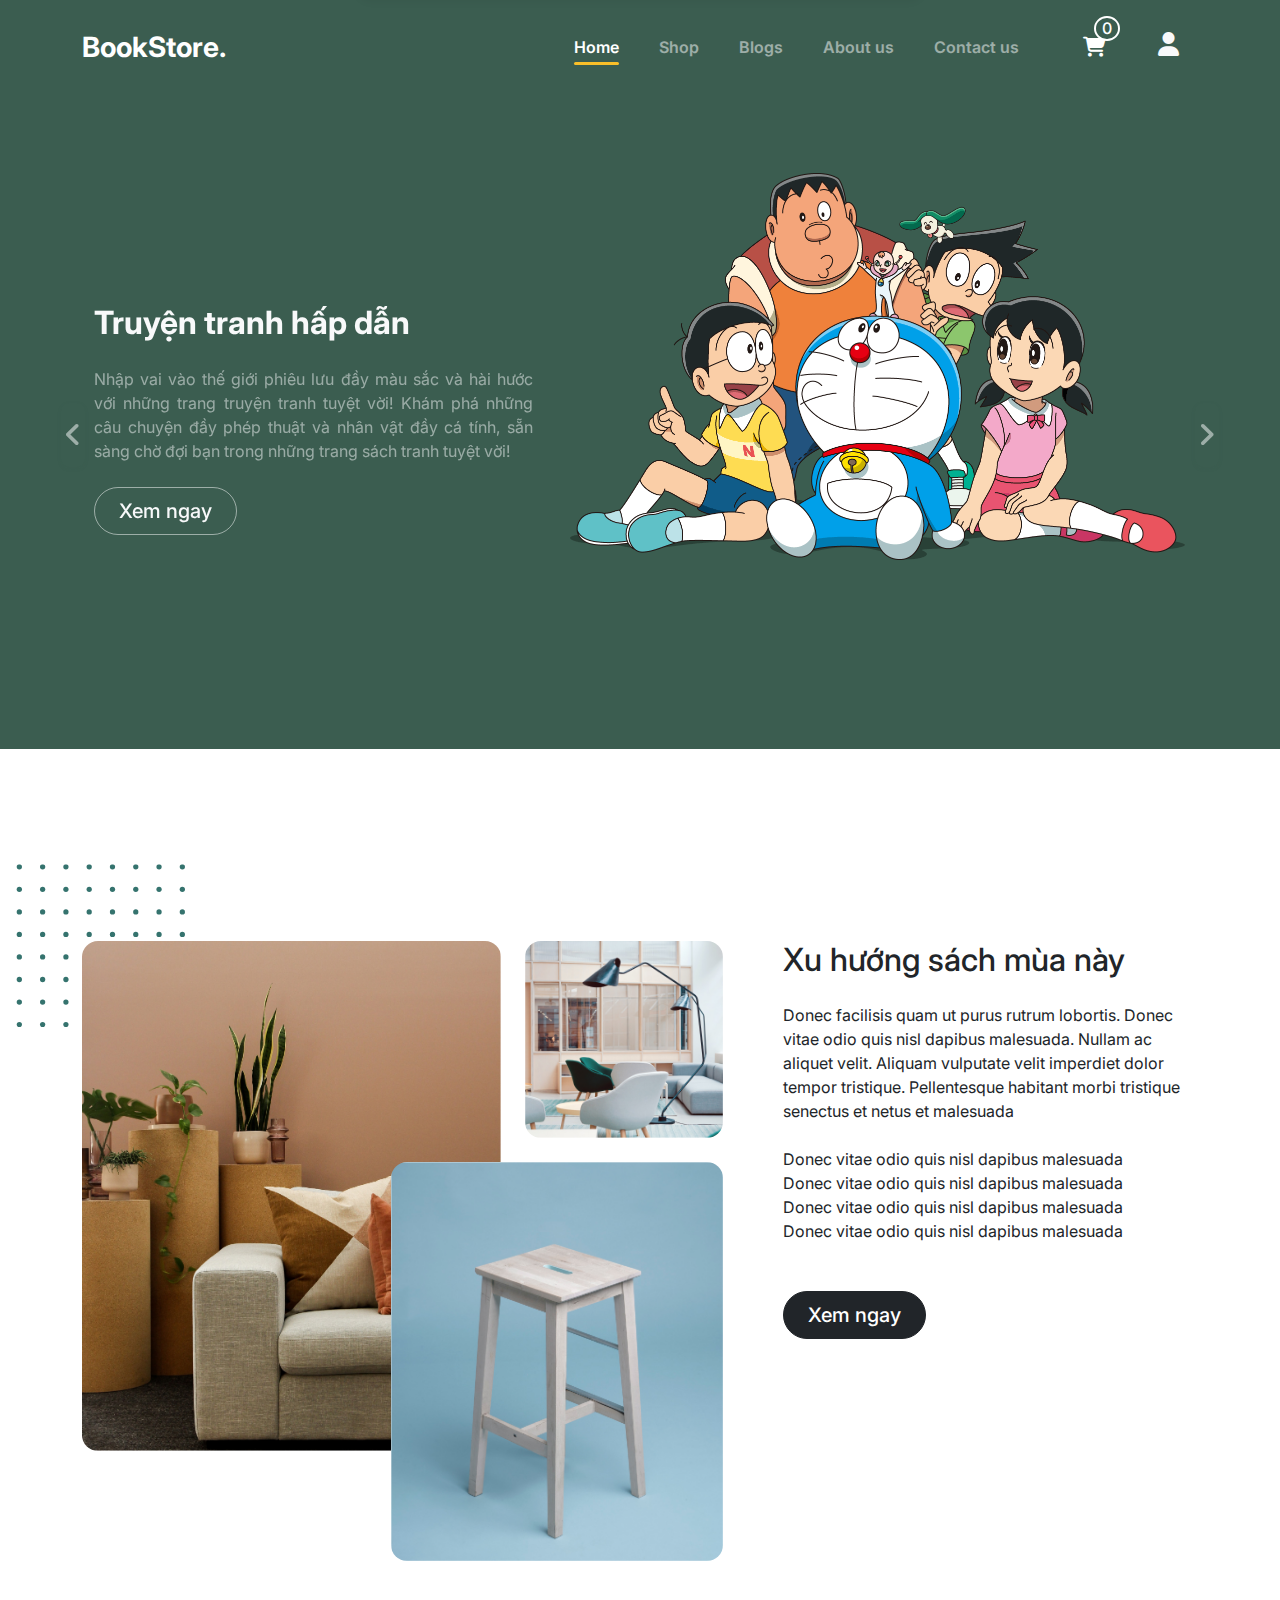
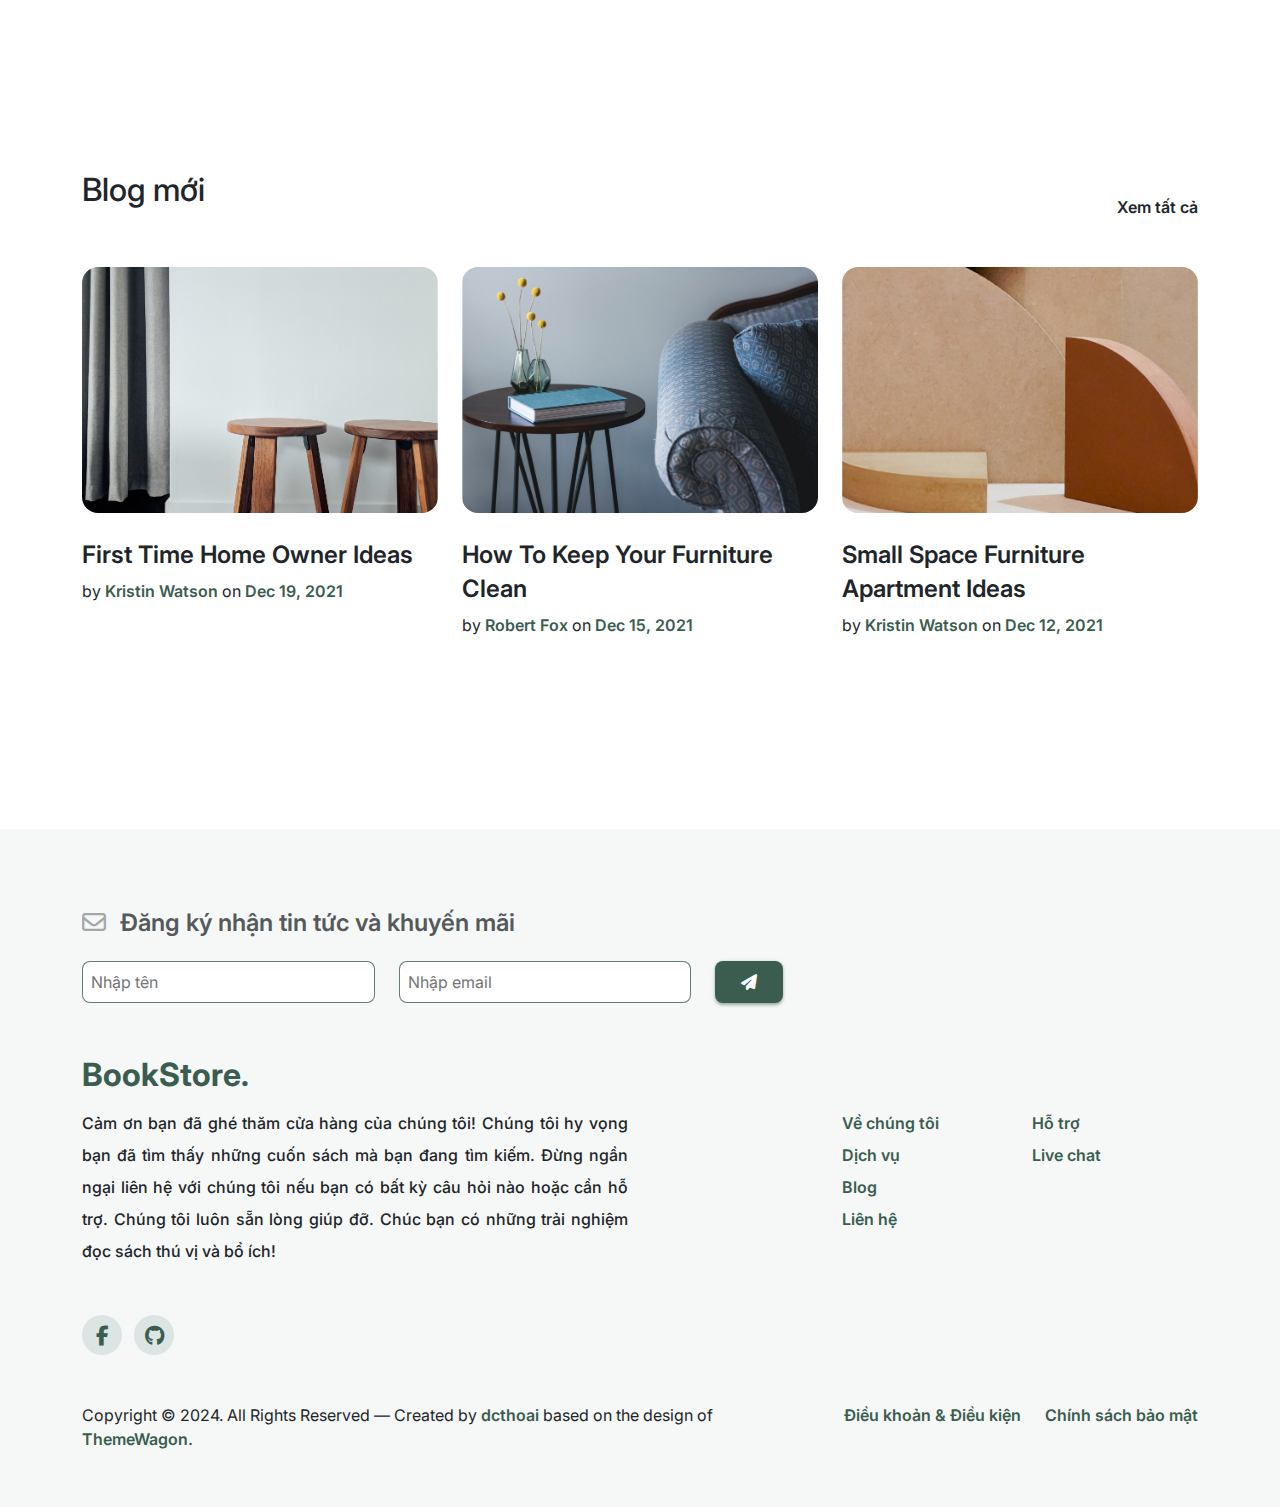
<file: index.html>
<!DOCTYPE html>
<html lang="en">
<head>
    <meta charset="UTF-8">
    <meta name="viewport" content="width=device-width, initial-scale=1.0">
    <title>Trang chủ - Book Store</title>

    <link rel="shortcut icon" href="./assets/images/favi.png" type="image/x-icon">
    <!-- Google Font -->
    <link rel="stylesheet" href="https://fonts.googleapis.com/css2?family=Nunito+Sans:wght@300;400;600;700;800;900&display=swap">
    <!-- CSS icon from Font Awesome -->
    <link rel="stylesheet" href="https://cdnjs.cloudflare.com/ajax/libs/font-awesome/6.4.2/css/all.min.css">
    <!-- CSS Bootstrap -->
    <link rel="stylesheet" href="https://cdn.jsdelivr.net/npm/bootstrap@5.3.3/dist/css/bootstrap.min.css" integrity="sha384-QWTKZyjpPEjISv5WaRU9OFeRpok6YctnYmDr5pNlyT2bRjXh0JMhjY6hW+ALEwIH" crossorigin="anonymous">
    <!-- CSS custom -->
    <link rel="stylesheet" href="assets/css/styles.css">
    <link rel="stylesheet" href="assets/css/home.css">
    <link rel="stylesheet" href="assets/css/notify.css">
</head>

<body>
    <!-- Header -->
    <header class="header navbar navbar-expand-md py-4">
        <div class="container">
            <a href="index.html" class="fs-3 fw-bold">BookStore.</a>

            <button class="navbar-toggler" type="button" data-bs-toggle="collapse" data-bs-target="#header-navbar" aria-controls="header-navbar" aria-expanded="false" aria-label="Toggle navigation">
                <span class="navbar-toggler-icon"></span>
            </button>

            <div class="collapse navbar-collapse" id="header-navbar">
                <ul class="custom-navbar-link navbar-nav ms-auto mt-4 mt-md-0">
                    <li class="mt-3 mt-md-0 me-2 me-lg-4 active"><a class="p-2" href="index.html">Home</a></li>
                    <li class="mt-3 mt-md-0 me-2 me-lg-4"><a class="p-2" href="shop.html">Shop</a></li>
                    <li class="mt-3 mt-md-0 me-2 me-lg-4"><a class="p-2" href="blog.html">Blogs</a></li>
                    <li class="mt-3 mt-md-0 me-2 me-lg-4"><a class="p-2" href="about.html">About us</a></li>
                    <li class="mt-3 mt-md-0 me-2 me-lg-4"><a class="p-2" href="">Contact us</a></li>
                </ul>

                <ul class="navbar-nav mt-2 mt-md-0 fs-5">
                    <li class="mt-4 mt-md-0 mx-md-2 mx-lg-4">
                        <a class="p-2 d-block h-100 position-relative" href="cart.html">
                            <i class="fa-solid fa-cart-shopping"></i>
                            <span class="quantity-cart fs-6">0</span>
                        </a>
                    </li>
                    <li class="mt-3 mt-md-0 ms-1">
                        <div class="user" id="user-controls">
                            <div id="user-button" class="user__button w-100 h-100">
                            	<img class="user__button-avatar" src="assets/images/post-1.jpg" alt="avatar">
                            	<i class="user__button-icon fa-solid fa-user text-light"></i>
                            </div>
                                
                            <div class="user__nav" id="user-nav">
                                <a href="">Tài khoản</a>
                                <a href="/bookstore/cart">Giỏ hàng</a>
                                <a href="">Đơn hàng</a>
                                <a href="">Trợ giúp</a>
                                
                                <button id="logout" class="logout">Đăng xuất</button>
                            </div>
                        </div>
                    </li>
                </ul>
            </div>
        </div>
    </header>

    <div class="header-margin"></div>

    <!-- Pop up to show notifications -->
    <div id="notify" class="">
        <div class="notify-status px-3 px-md-4 fs-1 fs-md-0">
            <i class="fa-solid fa-circle-check"></i>
            <i class="fa-solid fa-bug"></i>
            <i class="fa-solid fa-triangle-exclamation"></i>
            <i class="fa-regular fa-comment-dots"></i>
        </div>

        <div class="notify-content">
            <div id="notify-title">This is title</div>
            <div id="notify-message">This is a example message.</div>
        </div>
         
        <div id="notify-close-button" class="click px-2 px-md-3 fs-3 fs-md-2">
            <i class="w-75 p-3 text-secondary fa-solid fa-xmark"></i>
        </div>
    </div>
    
    <!-- Loading animation -->
    <div id="popup-loader">
    	<div class="circle"></div>
    </div>
    
    <!-- Pop up form input -->
    <div class="popup" id="popup">
    	<div class="popup-wrapper">
    		<button id="popup-close-button" ><span class="fa-solid fa-xmark"></span></button>
    		<div id="popup-content" class="popup-content"></div>  	
    	</div>
    </div>

    <!-- Slider -->
    <div class="slider">
        <div class="container">
            <div id="carouselExample" class="carousel slide touch" data-bs-ride="carousel" data-bs-interval="5000" data-bs-touch="true">
                <div class="carousel-inner">
                    <div class="carousel-item active">
                        <div class="row justify-content-between align-items-center">
                            <div class="col-12 col-lg-5 ps-md-4">
                                <h1 class="mb-4 fw-bold fs-2 text-light">Truyện tranh hấp dẫn</h1>
                                <p class="mb-4 slide-caption opacity-50 fs-6 text-light">
                                    Nhập vai vào thế giới phiêu lưu đầy màu sắc và hài hước với những trang truyện tranh tuyệt vời! 
                                	Khám phá những câu chuyện đầy phép thuật và nhân vật đầy cá tính, 
                                	sẵn sàng chờ đợi bạn trong những trang sách tranh tuyệt vời!
                                </p>
                                <a href="" class="btn rounded-5 px-4 py-2 fs-5 fw-medium text-light explore">Xem ngay</a>
                            </div>

                            <div class="col-sm-12 col-lg-7 pt-5 pt-lg-0 slide-img">
                                <img src="./assets/images/comic.png" alt="slide image">
                            </div>
                        </div>
                    </div>

                    <div class="carousel-item">
                        <div class="row justify-content-between align-items-center">
                            <div class="col-12 col-lg-5 ps-md-4">
                                <h1 class="mb-4 fw-bold fs-2 text-light">Khám phá khoa học</h1>
                                <p class="mb-4 slide-caption opacity-50 fs-6 text-light">
                                    Kích thích sự tò mò và khám phá với cuốn sách khoa học đầy màu sắc,
                                	mang đến những hiểu biết mới mẻ và hấp dẫn cho các trẻ nhỏ!
                                </p>
                                <a href="" class="btn rounded-5 px-4 py-2 fs-5 fw-medium text-light explore">Xem ngay</a>
                            </div>

                            <div class="col-sm-12 col-lg-7 pt-5 pt-lg-0 slide-img">
                                <img src="./assets/images/science.png" alt="slide image">
                            </div>
                        </div>
                    </div>

                    <div class="carousel-item">
                        <div class="row justify-content-between align-items-center">
                            <div class="col-12 col-lg-5 ps-md-4">
                                <h1 class="mb-4 fw-bold fs-2 text-light">Cùng nhau vào bếp</h1>
                                <p class="mb-4 slide-caption opacity-50 fs-6 text-light">
                                    Khám phá hương vị thế giới và học cách trở thành đầu bếp tài ba với những công thức đơn giản
                                    và ngon miệng từ cuốn sách nấu ăn độc đáo này! 
                                    Từ món ăn truyền thống đến những món mới lạ, tất cả đều sẽ được tiết lộ bí mật trong từng trang sách, 
                                    mang lại cho bạn trải nghiệm ẩm thực tuyệt vời nhất.
                                </p>
                                <a href="" class="btn rounded-5 px-4 py-2 fs-5 fw-medium text-light explore">Xem ngay</a>
                            </div>

                            <div class="col-sm-12 col-lg-7 pt-5 pt-lg-0 slide-img">
                                <img src="./assets/images/cooking.png" alt="slide image">
                            </div>
                        </div>
                    </div>
                </div>
        
                <button class="d-none d-md-block carousel-control-prev" type="button" data-bs-target="#carouselExample" data-bs-slide="prev">
                    <i class="fa-solid fa-angle-left"></i>
                </button>
                
                <button class="d-none d-md-block carousel-control-next" type="button" data-bs-target="#carouselExample" data-bs-slide="next">
                    <i class="fa-solid fa-angle-right"></i>
                </button>
            </div>
        </div>
    </div>

    <!-- Season trending -->
    <div class="season-trending">
        <div class="container">
            <div class="row justify-content-between">
                <div class="col-lg-7 mb-5 mb-lg-0">
                    <div class="row align-items-start img-wrapper">
                        <div class="col-8"><img class="img-1 rounded-4" src="assets/images/img-grid-1.jpg" alt="trending-img"></div>
                        <div class="col-4 position-relative">
                            <img class="img-2 rounded-4" src="assets/images/img-grid-2.jpg" alt="trending-img">
                            <img class="img-3 rounded-4" src="assets/images/img-grid-3.jpg" alt="trending-img">
                        </div>
                    </div>
                </div>

                <div class="col-lg-5 pt-5 pt-lg-0 ps-lg-5 mt-5 mt-lg-0">
                    <h2 class="mb-4 fs-2 text-dark">Xu hướng sách mùa này</h2>
                    <p>Donec facilisis quam ut purus rutrum lobortis. Donec vitae odio quis nisl dapibus malesuada. Nullam ac aliquet velit. Aliquam vulputate velit imperdiet dolor tempor tristique. Pellentesque habitant morbi tristique senectus et netus et malesuada</p>

                    <ul class="list-unstyled my-4">
                        <li>Donec vitae odio quis nisl dapibus malesuada</li>
                        <li>Donec vitae odio quis nisl dapibus malesuada</li>
                        <li>Donec vitae odio quis nisl dapibus malesuada</li>
                        <li>Donec vitae odio quis nisl dapibus malesuada</li>
                    </ul>

                    <a herf="" class="btn btn-dark mt-4 px-4 py-2 fs-5 fw-medium rounded-5">Xem ngay</a>
                </div>
            </div>
        </div>
    </div>

    <!-- Recent blog -->
    <div class="blog">
        <div class="container">
            <div class="row mb-5">
                <div class="col-md-6">
                    <h2 class="fs-2 text-dark">Blog mới</h2>
                </div>
                <div class="col-md-6 pt-4 text-start text-md-end">
                    <a href="#" class="fs-6 text-decoration-none text-dark">Xem tất cả</a>
                </div>
            </div>

            <div class="row">
                <div class="col-12 col-sm-6 col-md-4 mb-4 mb-md-0">
                    <div class="post-entry">
                        <a href="#" class="post-thumbnail"><img src="assets/images/post-1.jpg" alt="Image" class="img-fluid rounded-4"></a>
                        <div class="mt-4">
                            <h3><a class="text-decoration-none text-dark fs-4" href="#">First Time Home Owner Ideas</a></h3>
                            <div class="meta">
                                <span>by <a href="#">Kristin Watson</a></span> <span>on <a href="#">Dec 19, 2021</a></span>
                            </div>
                        </div>
                    </div>
                </div>

                <div class="col-12 col-sm-6 col-md-4 mb-4 mb-md-0">
                    <div class="post-entry">
                        <a href="#" class="post-thumbnail"><img src="assets/images/post-2.jpg" alt="Image" class="img-fluid rounded-4"></a>
                        <div class="mt-4">
                            <h3><a class="text-decoration-none text-dark fs-4" href="#">How To Keep Your Furniture Clean</a></h3>
                            <div class="meta">
                                <span>by <a href="#">Robert Fox</a></span> <span>on <a href="#">Dec 15, 2021</a></span>
                            </div>
                        </div>
                    </div>
                </div>

                <div class="col-12 col-sm-6 col-md-4 mb-4 mb-md-0">
                    <div class="post-entry">
                        <a href="#" class="post-thumbnail"><img src="assets/images/post-3.jpg" alt="Image" class="img-fluid rounded-4"></a>
                        <div class="mt-4">
                            <h3><a class="text-decoration-none text-dark fs-4" href="#">Small Space Furniture Apartment Ideas</a></h3>
                            <div class="meta">
                                <span>by <a href="#">Kristin Watson</a></span> <span>on <a href="#">Dec 12, 2021</a></span>
                            </div>
                        </div>
                    </div>
                </div>
            </div>
        </div>
    </div>

    <!-- Footer -->
    <footer class="footer">
        <div class="container">
            <div class="row">
                <div class="col-lg-8">
                    <h3 class="mb-4 fs-4 opacity-75">
                        <i class="fa-regular fa-envelope me-2 opacity-50"></i>
                        <span class="fw-semibold">Đăng ký nhận tin tức và khuyến mãi</span>
                    </h3>

                    <form action="" class="row">
                        <div class="col-12 col-sm-8 col-md-5 mb-3 mb-md-0"><input class="w-100 w-sm-75 w-md-auto" type="text" name="name" id="" placeholder="Nhập tên"></div>
                        <div class="col-12 col-sm-8 col-md-5 mb-3 mb-md-0"><input class="w-100 w-sm-75 w-md-auto" type="email" name="email" id="" placeholder="Nhập email"></div>
                        <div class="col-12 col-sm-8 col-md-auto">
                            <button class="w-100 w-md-auto" type="button">
                                <span class="fa fa-paper-plane"></span>
                            </button>
                        </div>
                    </form>
                </div>
            </div>

            <div class="row pt-5 pb-2">
                <a href="index.html" class="footer__logo fs-2 fw-bold">BookStore.</a>
            </div>

            <div class="row">
                <div class="col-lg-6">
                    <p class="fs-6 fw-medium lh-lg" style="text-align: justify;">
                        Cảm ơn bạn đã ghé thăm cửa hàng của chúng tôi! 
                    	Chúng tôi hy vọng bạn đã tìm thấy những cuốn sách mà bạn đang tìm kiếm. 
                    	Đừng ngần ngại liên hệ với chúng tôi nếu bạn có bất kỳ câu hỏi nào hoặc cần hỗ trợ. 
                    	Chúng tôi luôn sẵn lòng giúp đỡ. Chúc bạn có những trải nghiệm đọc sách thú vị và bổ ích!
                    </p>
                    
                    <ul class="footer__social-link my-5">
                        <li class="d-inline-block">
                            <a href=""><span class="fa-brands fa-facebook-f fs-5"></span></a>
                        </li>
                        <li class="d-inline-block ms-2">
                            <a href=""><span class="fa-brands fa-github fs-5"></span></a>
                        </li>
                    </ul>
                </div>

                <div class="col-lg-6">
                    <div class="row">
                        <div class="col-0 col-lg-4"></div>

                        <div class="col-6 col-md-4">
                            <ul class="lh-lg">
                                <li><a href="">Về chúng tôi</a></li>
                                <li><a href="">Dịch vụ</a></li>
                                <li><a href="">Blog</a></li>
                                <li><a href="">Liên hệ</a></li>
                            </ul>
                        </div>

                        <div class="col-6 col-md-4">
                            <ul class="lh-lg">
                                <li><a href="">Hỗ trợ</a></li>
                                <li><a href="">Live chat</a></li>
                            </ul>
                        </div>
                    </div>
                </div>
            </div>

            <div class="row py-5 pt-lg-0">
                <div class="col-lg-6 col-xl-8">
                    <p class="mb-2 text-start">
                        Copyright &copy; 2024. All Rights Reserved &mdash; 
                        Created by <a href="https://github.com/dcthoai/book-shop-template">dcthoai</a>
                        based on the design of <a href="https://themewagon.github.io/furni">ThemeWagon.</a>
                    </p>
                </div>

                <div class="col-lg-6 col-xl-4 pt-4 pt-lg-0 text-center text-lg-end">
                    <ul class="d-inline-flex ms-auto flex-wrap">
                        <li class="me-4"><a href="">Điều khoản &amp; Điều kiện</a></li>
                        <li><a href="">Chính sách bảo mật</a></li>
                    </ul>
                </div>
            </div>
        </div>
    </footer>

    <script src="https://cdn.jsdelivr.net/npm/bootstrap@5.3.3/dist/js/bootstrap.bundle.min.js" integrity="sha384-YvpcrYf0tY3lHB60NNkmXc5s9fDVZLESaAA55NDzOxhy9GkcIdslK1eN7N6jIeHz" crossorigin="anonymous"></script>
    
    <script src="assets/js/notify.js"></script>
    <script src="assets/js/main.js"></script>
    <script src="assets/js/validator.js"></script>
    <script src="assets/js/authenticate.js"></script>
</body>
</html>
</file>
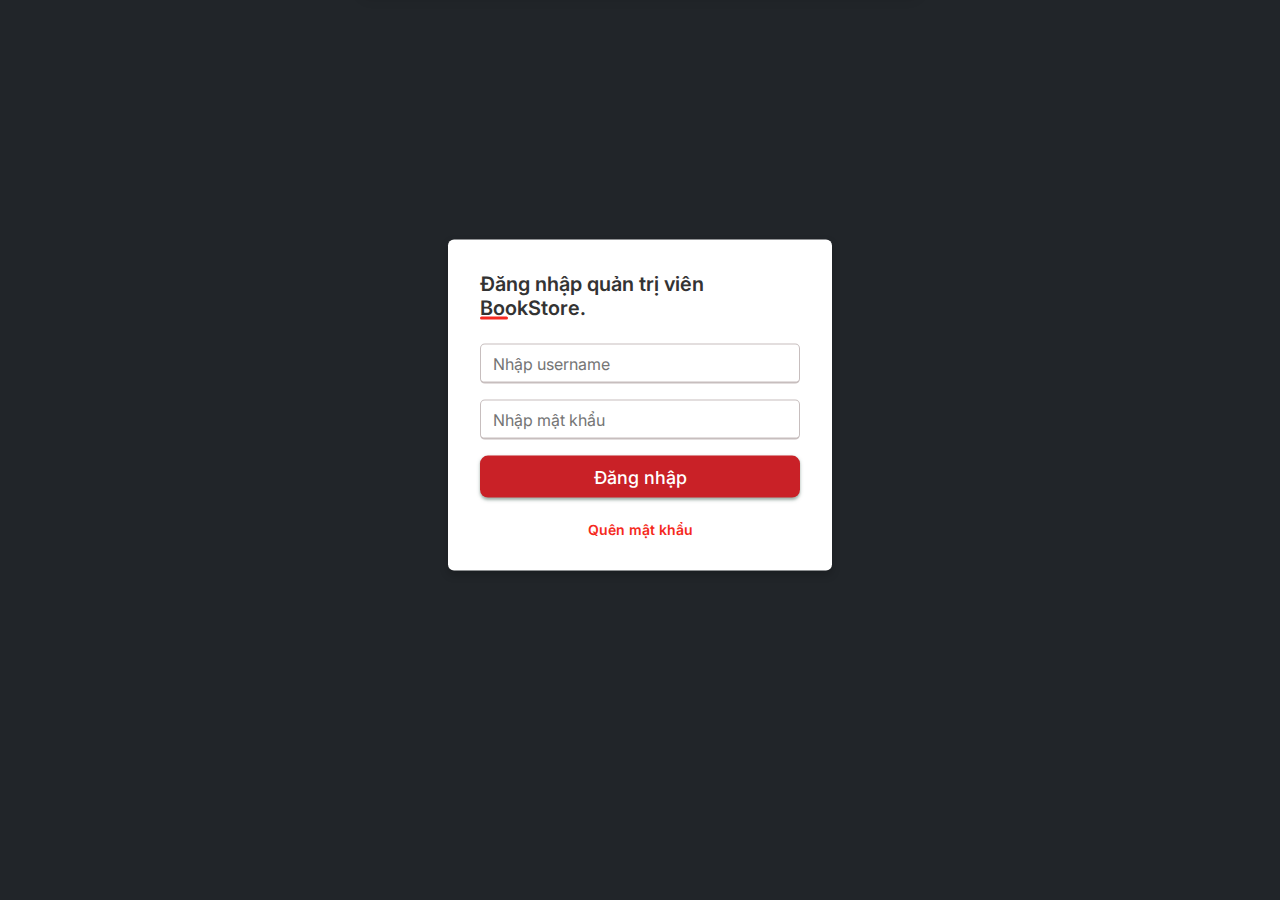
<file: admin/index.html>
<!DOCTYPE html>
<html lang="en">
<head>
    <meta charset="UTF-8">
    <meta name="viewport" content="width=device-width, initial-scale=1.0">
    <title>Admin</title>

    <!-- Google Font -->
    <link rel="stylesheet" href="https://fonts.googleapis.com/css2?family=Nunito+Sans:wght@300;400;600;700;800;900&display=swap">
    <!-- CSS icon from Font Awesome -->
    <link rel="stylesheet" href="https://cdnjs.cloudflare.com/ajax/libs/font-awesome/6.4.2/css/all.min.css">
    <!-- CSS Bootstrap -->
    <link rel="stylesheet" href="https://cdn.jsdelivr.net/npm/bootstrap@5.3.3/dist/css/bootstrap.min.css" integrity="sha384-QWTKZyjpPEjISv5WaRU9OFeRpok6YctnYmDr5pNlyT2bRjXh0JMhjY6hW+ALEwIH" crossorigin="anonymous">
    <!-- CSS custom -->
    <link rel="stylesheet" href="assets/css/styles.css">
    <link rel="stylesheet" href="assets/css/notify.css">
</head>

<body>

    <!-- Pop up to show notifications -->
    <div id="notify">
        <div class="d-flex align-items-center">
            <div class="notify-status d-flex justify-content-center align-items-center px-3 px-md-4 fs-1">
                <i class="fa-solid fa-circle-check"></i>
                <i class="fa-solid fa-bug"></i>
                <i class="fa-solid fa-triangle-exclamation"></i>
                <i class="fa-regular fa-comment-dots"></i>
            </div>
    
            <div class="notify-content">
                <div id="notify-title">This is title</div>
                <div id="notify-message">This is a example message.</div>
            </div>
             
            <div id="notify-close-button" class="justify-content-center align-items-center px-2 px-md-3 fs-3">
                <i class="w-75 p-3 text-secondary fa-solid fa-xmark"></i>
            </div>
        </div>

        <div class="w-100 py-3 pe-4 justify-content-end notify-response" id="notify-response">
            <button class="ok me-2 fw-bold" id="ok">Ok</button>
            <button class="cancell fw-bold" id="cancell">Hủy</button>
        </div>
    </div>
    
    <!-- Loading animation -->
    <div id="popup-loader">
    	<div class="circle"></div>
    </div>

    <div class="container">
        <div id="form-signin" class="form">
            <h2>Đăng nhập quản trị viên BookStore.</h2>
    
            <form id="form-login" action="dashboard.html" class="mt-4">
                <div class="input-box">
                    <span class="label-error"></span>
                    <input type="text" placeholder="Nhập username" id="username" name="username">
                </div>
                <div class="input-box">
                    <span class="label-error"></span>
                    <input type="password" placeholder="Nhập mật khẩu" id="password" name="password">
                </div>
                <div class="input-box button">
                    <button type="submit">Đăng nhập</button>
                </div>
            </form>
    
            <h3 class="change-link m-0 pt-2 w-100 text-center"><a href="" class="link">Quên mật khẩu</a></h3>
        </div>
    </div>

    <script src="https://cdn.jsdelivr.net/npm/bootstrap@5.3.3/dist/js/bootstrap.bundle.min.js" integrity="sha384-YvpcrYf0tY3lHB60NNkmXc5s9fDVZLESaAA55NDzOxhy9GkcIdslK1eN7N6jIeHz" crossorigin="anonymous"></script>
    
    <!-- Custom JS -->
    <script src="assets/js/notify.js"></script>
    <script src="assets/js/validator.js"></script>
    <script src="assets/js/main.js"></script>
</body>
</html>
</file>
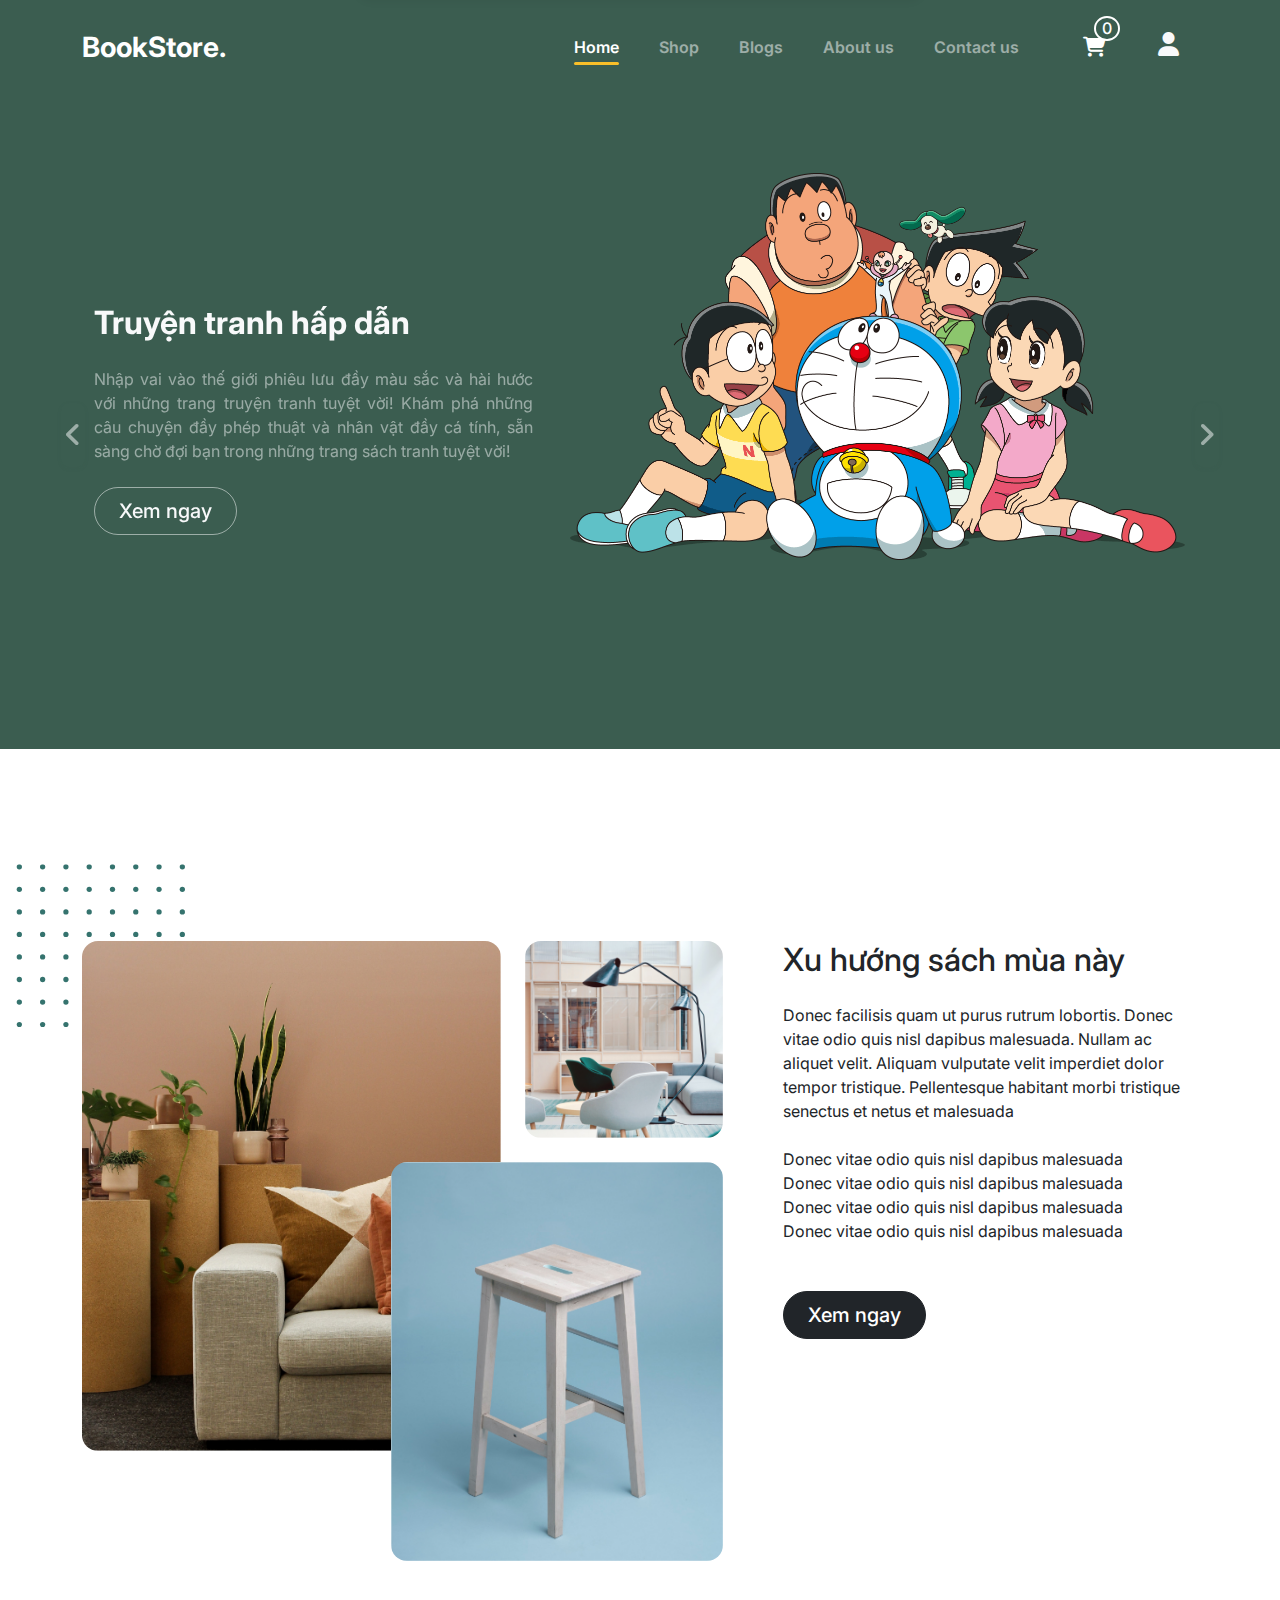
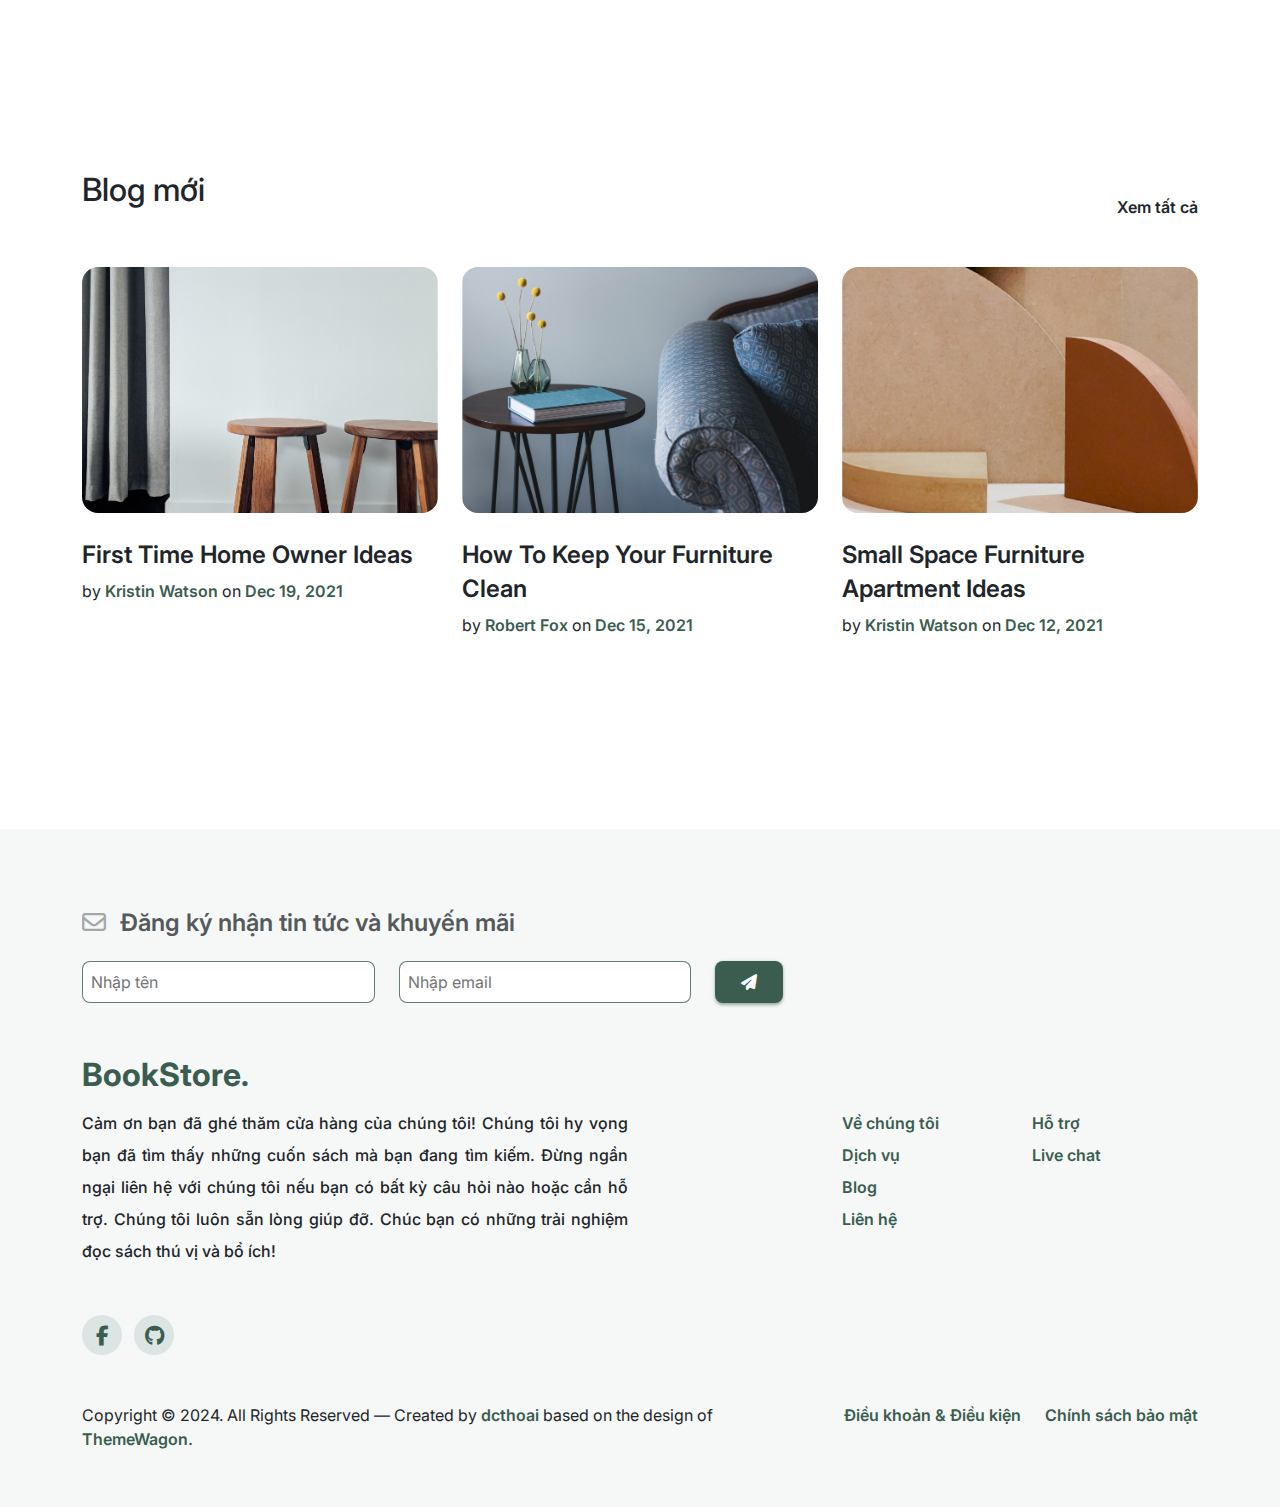
<file: web/index.html>
<!DOCTYPE html>
<html lang="en">
<head>
    <meta charset="UTF-8">
    <meta name="viewport" content="width=device-width, initial-scale=1.0">
    <title>Trang chủ - Book Store</title>

    <link rel="shortcut icon" href="./assets/images/favi.png" type="image/x-icon">
    <!-- Google Font -->
    <link rel="stylesheet" href="https://fonts.googleapis.com/css2?family=Nunito+Sans:wght@300;400;600;700;800;900&display=swap">
    <!-- CSS icon from Font Awesome -->
    <link rel="stylesheet" href="https://cdnjs.cloudflare.com/ajax/libs/font-awesome/6.4.2/css/all.min.css">
    <!-- CSS Bootstrap -->
    <link rel="stylesheet" href="https://cdn.jsdelivr.net/npm/bootstrap@5.3.3/dist/css/bootstrap.min.css" integrity="sha384-QWTKZyjpPEjISv5WaRU9OFeRpok6YctnYmDr5pNlyT2bRjXh0JMhjY6hW+ALEwIH" crossorigin="anonymous">
    <!-- CSS custom -->
    <link rel="stylesheet" href="assets/css/styles.css">
    <link rel="stylesheet" href="assets/css/home.css">
    <link rel="stylesheet" href="assets/css/notify.css">
</head>

<body>
    <!-- Header -->
    <header class="header navbar navbar-expand-md py-4">
        <div class="container">
            <a href="index.html" class="fs-3 fw-bold">BookStore.</a>

            <button class="navbar-toggler" type="button" data-bs-toggle="collapse" data-bs-target="#header-navbar" aria-controls="header-navbar" aria-expanded="false" aria-label="Toggle navigation">
                <span class="navbar-toggler-icon"></span>
            </button>

            <div class="collapse navbar-collapse" id="header-navbar">
                <ul class="custom-navbar-link navbar-nav ms-auto mt-4 mt-md-0">
                    <li class="mt-3 mt-md-0 me-2 me-lg-4 active"><a class="p-2" href="index.html">Home</a></li>
                    <li class="mt-3 mt-md-0 me-2 me-lg-4"><a class="p-2" href="shop.html">Shop</a></li>
                    <li class="mt-3 mt-md-0 me-2 me-lg-4"><a class="p-2" href="blog.html">Blogs</a></li>
                    <li class="mt-3 mt-md-0 me-2 me-lg-4"><a class="p-2" href="about.html">About us</a></li>
                    <li class="mt-3 mt-md-0 me-2 me-lg-4"><a class="p-2" href="">Contact us</a></li>
                </ul>

                <ul class="navbar-nav mt-2 mt-md-0 fs-5">
                    <li class="mt-4 mt-md-0 mx-md-2 mx-lg-4">
                        <a class="p-2 d-block h-100 position-relative" href="cart.html">
                            <i class="fa-solid fa-cart-shopping"></i>
                            <span class="quantity-cart fs-6">0</span>
                        </a>
                    </li>
                    <li class="mt-3 mt-md-0 ms-1">
                        <div class="user" id="user-controls">
                            <div id="user-button" class="user__button w-100 h-100">
                            	<img class="user__button-avatar" src="assets/images/post-1.jpg" alt="avatar">
                            	<i class="user__button-icon fa-solid fa-user text-light"></i>
                            </div>
                                
                            <div class="user__nav" id="user-nav">
                                <a href="">Tài khoản</a>
                                <a href="/bookstore/cart">Giỏ hàng</a>
                                <a href="">Đơn hàng</a>
                                <a href="">Trợ giúp</a>
                                
                                <button id="logout" class="logout">Đăng xuất</button>
                            </div>
                        </div>
                    </li>
                </ul>
            </div>
        </div>
    </header>

    <div class="header-margin"></div>

    <!-- Pop up to show notifications -->
    <div id="notify">
        <div class="d-flex align-items-center">
            <div class="notify-status d-flex justify-content-center align-items-center px-3 px-md-4 fs-1">
                <i class="fa-solid fa-circle-check"></i>
                <i class="fa-solid fa-bug"></i>
                <i class="fa-solid fa-triangle-exclamation"></i>
                <i class="fa-regular fa-comment-dots"></i>
            </div>
    
            <div class="notify-content">
                <div id="notify-title">This is title</div>
                <div id="notify-message">This is a example message.</div>
            </div>
             
            <div id="notify-close-button" class="justify-content-center align-items-center px-2 px-md-3 fs-3">
                <i class="w-75 p-3 text-secondary fa-solid fa-xmark"></i>
            </div>
        </div>

        <div class="w-100 py-3 pe-4 justify-content-end notify-response" id="notify-response">
            <button class="ok me-2 fw-bold" id="ok">Ok</button>
            <button class="cancell fw-bold" id="cancell">Hủy</button>
        </div>
    </div>
    
    <!-- Loading animation -->
    <div id="popup-loader">
    	<div class="circle"></div>
    </div>
    
    <!-- Pop up form input -->
    <div class="popup" id="popup">
    	<div class="popup-wrapper">
    		<button id="popup-close-button" ><span class="fa-solid fa-xmark"></span></button>
    		<div id="popup-content" class="popup-content"></div>  	
    	</div>
    </div>

    <!-- Slider -->
    <div class="slider">
        <div class="container">
            <div id="carouselExample" class="carousel slide touch" data-bs-ride="carousel" data-bs-interval="5000" data-bs-touch="true">
                <div class="carousel-inner">
                    <div class="carousel-item active">
                        <div class="row justify-content-between align-items-center">
                            <div class="col-12 col-lg-5 ps-md-4">
                                <h1 class="mb-4 fw-bold fs-2 text-light">Truyện tranh hấp dẫn</h1>
                                <p class="mb-4 slide-caption opacity-50 fs-6 text-light">
                                    Nhập vai vào thế giới phiêu lưu đầy màu sắc và hài hước với những trang truyện tranh tuyệt vời! 
                                	Khám phá những câu chuyện đầy phép thuật và nhân vật đầy cá tính, 
                                	sẵn sàng chờ đợi bạn trong những trang sách tranh tuyệt vời!
                                </p>
                                <a href="" class="btn rounded-5 px-4 py-2 fs-5 fw-medium text-light explore">Xem ngay</a>
                            </div>

                            <div class="col-sm-12 col-lg-7 pt-5 pt-lg-0 slide-img">
                                <img src="./assets/images/comic.png" alt="slide image">
                            </div>
                        </div>
                    </div>

                    <div class="carousel-item">
                        <div class="row justify-content-between align-items-center">
                            <div class="col-12 col-lg-5 ps-md-4">
                                <h1 class="mb-4 fw-bold fs-2 text-light">Khám phá khoa học</h1>
                                <p class="mb-4 slide-caption opacity-50 fs-6 text-light">
                                    Kích thích sự tò mò và khám phá với cuốn sách khoa học đầy màu sắc,
                                	mang đến những hiểu biết mới mẻ và hấp dẫn cho các trẻ nhỏ!
                                </p>
                                <a href="" class="btn rounded-5 px-4 py-2 fs-5 fw-medium text-light explore">Xem ngay</a>
                            </div>

                            <div class="col-sm-12 col-lg-7 pt-5 pt-lg-0 slide-img">
                                <img src="./assets/images/science.png" alt="slide image">
                            </div>
                        </div>
                    </div>

                    <div class="carousel-item">
                        <div class="row justify-content-between align-items-center">
                            <div class="col-12 col-lg-5 ps-md-4">
                                <h1 class="mb-4 fw-bold fs-2 text-light">Cùng nhau vào bếp</h1>
                                <p class="mb-4 slide-caption opacity-50 fs-6 text-light">
                                    Khám phá hương vị thế giới và học cách trở thành đầu bếp tài ba với những công thức đơn giản
                                    và ngon miệng từ cuốn sách nấu ăn độc đáo này! 
                                    Từ món ăn truyền thống đến những món mới lạ, tất cả đều sẽ được tiết lộ bí mật trong từng trang sách, 
                                    mang lại cho bạn trải nghiệm ẩm thực tuyệt vời nhất.
                                </p>
                                <a href="" class="btn rounded-5 px-4 py-2 fs-5 fw-medium text-light explore">Xem ngay</a>
                            </div>

                            <div class="col-sm-12 col-lg-7 pt-5 pt-lg-0 slide-img">
                                <img src="./assets/images/cooking.png" alt="slide image">
                            </div>
                        </div>
                    </div>
                </div>
        
                <button class="d-none d-md-block carousel-control-prev" type="button" data-bs-target="#carouselExample" data-bs-slide="prev">
                    <i class="fa-solid fa-angle-left"></i>
                </button>
                
                <button class="d-none d-md-block carousel-control-next" type="button" data-bs-target="#carouselExample" data-bs-slide="next">
                    <i class="fa-solid fa-angle-right"></i>
                </button>
            </div>
        </div>
    </div>

    <!-- Season trending -->
    <div class="season-trending">
        <div class="container">
            <div class="row justify-content-between">
                <div class="col-lg-7 mb-5 mb-lg-0">
                    <div class="row align-items-start img-wrapper">
                        <div class="col-8"><img class="img-1 rounded-4" src="assets/images/img-grid-1.jpg" alt="trending-img"></div>
                        <div class="col-4 position-relative">
                            <img class="img-2 rounded-4" src="assets/images/img-grid-2.jpg" alt="trending-img">
                            <img class="img-3 rounded-4" src="assets/images/img-grid-3.jpg" alt="trending-img">
                        </div>
                    </div>
                </div>

                <div class="col-lg-5 pt-5 pt-lg-0 ps-lg-5 mt-5 mt-lg-0">
                    <h2 class="mb-4 fs-2 text-dark">Xu hướng sách mùa này</h2>
                    <p>Donec facilisis quam ut purus rutrum lobortis. Donec vitae odio quis nisl dapibus malesuada. Nullam ac aliquet velit. Aliquam vulputate velit imperdiet dolor tempor tristique. Pellentesque habitant morbi tristique senectus et netus et malesuada</p>

                    <ul class="list-unstyled my-4">
                        <li>Donec vitae odio quis nisl dapibus malesuada</li>
                        <li>Donec vitae odio quis nisl dapibus malesuada</li>
                        <li>Donec vitae odio quis nisl dapibus malesuada</li>
                        <li>Donec vitae odio quis nisl dapibus malesuada</li>
                    </ul>

                    <a herf="" class="btn btn-dark mt-4 px-4 py-2 fs-5 fw-medium rounded-5">Xem ngay</a>
                </div>
            </div>
        </div>
    </div>

    <!-- Recent blog -->
    <div class="blog">
        <div class="container">
            <div class="row mb-5">
                <div class="col-md-6">
                    <h2 class="fs-2 text-dark">Blog mới</h2>
                </div>
                <div class="col-md-6 pt-4 text-start text-md-end">
                    <a href="#" class="fs-6 text-decoration-none text-dark">Xem tất cả</a>
                </div>
            </div>

            <div class="row">
                <div class="col-12 col-sm-6 col-md-4 mb-4 mb-md-0">
                    <div class="post-entry">
                        <a href="#" class="post-thumbnail"><img src="assets/images/post-1.jpg" alt="Image" class="img-fluid rounded-4"></a>
                        <div class="mt-4">
                            <h3><a class="text-decoration-none text-dark fs-4" href="#">First Time Home Owner Ideas</a></h3>
                            <div class="meta">
                                <span>by <a href="#">Kristin Watson</a></span> <span>on <a href="#">Dec 19, 2021</a></span>
                            </div>
                        </div>
                    </div>
                </div>

                <div class="col-12 col-sm-6 col-md-4 mb-4 mb-md-0">
                    <div class="post-entry">
                        <a href="#" class="post-thumbnail"><img src="assets/images/post-2.jpg" alt="Image" class="img-fluid rounded-4"></a>
                        <div class="mt-4">
                            <h3><a class="text-decoration-none text-dark fs-4" href="#">How To Keep Your Furniture Clean</a></h3>
                            <div class="meta">
                                <span>by <a href="#">Robert Fox</a></span> <span>on <a href="#">Dec 15, 2021</a></span>
                            </div>
                        </div>
                    </div>
                </div>

                <div class="col-12 col-sm-6 col-md-4 mb-4 mb-md-0">
                    <div class="post-entry">
                        <a href="#" class="post-thumbnail"><img src="assets/images/post-3.jpg" alt="Image" class="img-fluid rounded-4"></a>
                        <div class="mt-4">
                            <h3><a class="text-decoration-none text-dark fs-4" href="#">Small Space Furniture Apartment Ideas</a></h3>
                            <div class="meta">
                                <span>by <a href="#">Kristin Watson</a></span> <span>on <a href="#">Dec 12, 2021</a></span>
                            </div>
                        </div>
                    </div>
                </div>
            </div>
        </div>
    </div>

    <!-- Footer -->
    <footer class="footer">
        <div class="container">
            <div class="row">
                <div class="col-lg-8">
                    <h3 class="mb-4 fs-4 opacity-75">
                        <i class="fa-regular fa-envelope me-2 opacity-50"></i>
                        <span class="fw-semibold">Đăng ký nhận tin tức và khuyến mãi</span>
                    </h3>

                    <form action="" class="row">
                        <div class="col-12 col-sm-8 col-md-5 mb-3 mb-md-0"><input class="w-100 w-sm-75 w-md-auto" type="text" name="name" id="" placeholder="Nhập tên"></div>
                        <div class="col-12 col-sm-8 col-md-5 mb-3 mb-md-0"><input class="w-100 w-sm-75 w-md-auto" type="email" name="email" id="" placeholder="Nhập email"></div>
                        <div class="col-12 col-sm-8 col-md-auto">
                            <button class="w-100 w-md-auto" type="button">
                                <span class="fa fa-paper-plane"></span>
                            </button>
                        </div>
                    </form>
                </div>
            </div>

            <div class="row pt-5 pb-2">
                <a href="index.html" class="footer__logo fs-2 fw-bold">BookStore.</a>
            </div>

            <div class="row">
                <div class="col-lg-6">
                    <p class="fs-6 fw-medium lh-lg" style="text-align: justify;">
                        Cảm ơn bạn đã ghé thăm cửa hàng của chúng tôi! 
                    	Chúng tôi hy vọng bạn đã tìm thấy những cuốn sách mà bạn đang tìm kiếm. 
                    	Đừng ngần ngại liên hệ với chúng tôi nếu bạn có bất kỳ câu hỏi nào hoặc cần hỗ trợ. 
                    	Chúng tôi luôn sẵn lòng giúp đỡ. Chúc bạn có những trải nghiệm đọc sách thú vị và bổ ích!
                    </p>
                    
                    <ul class="footer__social-link my-5">
                        <li class="d-inline-block">
                            <a href=""><span class="fa-brands fa-facebook-f fs-5"></span></a>
                        </li>
                        <li class="d-inline-block ms-2">
                            <a href=""><span class="fa-brands fa-github fs-5"></span></a>
                        </li>
                    </ul>
                </div>

                <div class="col-lg-6">
                    <div class="row">
                        <div class="col-0 col-lg-4"></div>

                        <div class="col-6 col-md-4">
                            <ul class="lh-lg">
                                <li><a href="">Về chúng tôi</a></li>
                                <li><a href="">Dịch vụ</a></li>
                                <li><a href="">Blog</a></li>
                                <li><a href="">Liên hệ</a></li>
                            </ul>
                        </div>

                        <div class="col-6 col-md-4">
                            <ul class="lh-lg">
                                <li><a href="">Hỗ trợ</a></li>
                                <li><a href="">Live chat</a></li>
                            </ul>
                        </div>
                    </div>
                </div>
            </div>

            <div class="row py-5 pt-lg-0">
                <div class="col-lg-6 col-xl-8">
                    <p class="mb-2 text-start">
                        Copyright &copy; 2024. All Rights Reserved &mdash; 
                        Created by <a href="https://github.com/dcthoai/book-shop-template">dcthoai</a>
                        based on the design of <a href="https://themewagon.github.io/furni">ThemeWagon.</a>
                    </p>
                </div>

                <div class="col-lg-6 col-xl-4 pt-4 pt-lg-0 text-center text-lg-end">
                    <ul class="d-inline-flex ms-auto flex-wrap">
                        <li class="me-4"><a href="">Điều khoản &amp; Điều kiện</a></li>
                        <li><a href="">Chính sách bảo mật</a></li>
                    </ul>
                </div>
            </div>
        </div>
    </footer>

    <script src="https://cdn.jsdelivr.net/npm/bootstrap@5.3.3/dist/js/bootstrap.bundle.min.js" integrity="sha384-YvpcrYf0tY3lHB60NNkmXc5s9fDVZLESaAA55NDzOxhy9GkcIdslK1eN7N6jIeHz" crossorigin="anonymous"></script>
    
    <script src="assets/js/notify.js"></script>
    <script src="assets/js/main.js"></script>
    <script src="assets/js/validator.js"></script>
    <script src="assets/js/authenticate.js"></script>
</body>
</html>
</file>
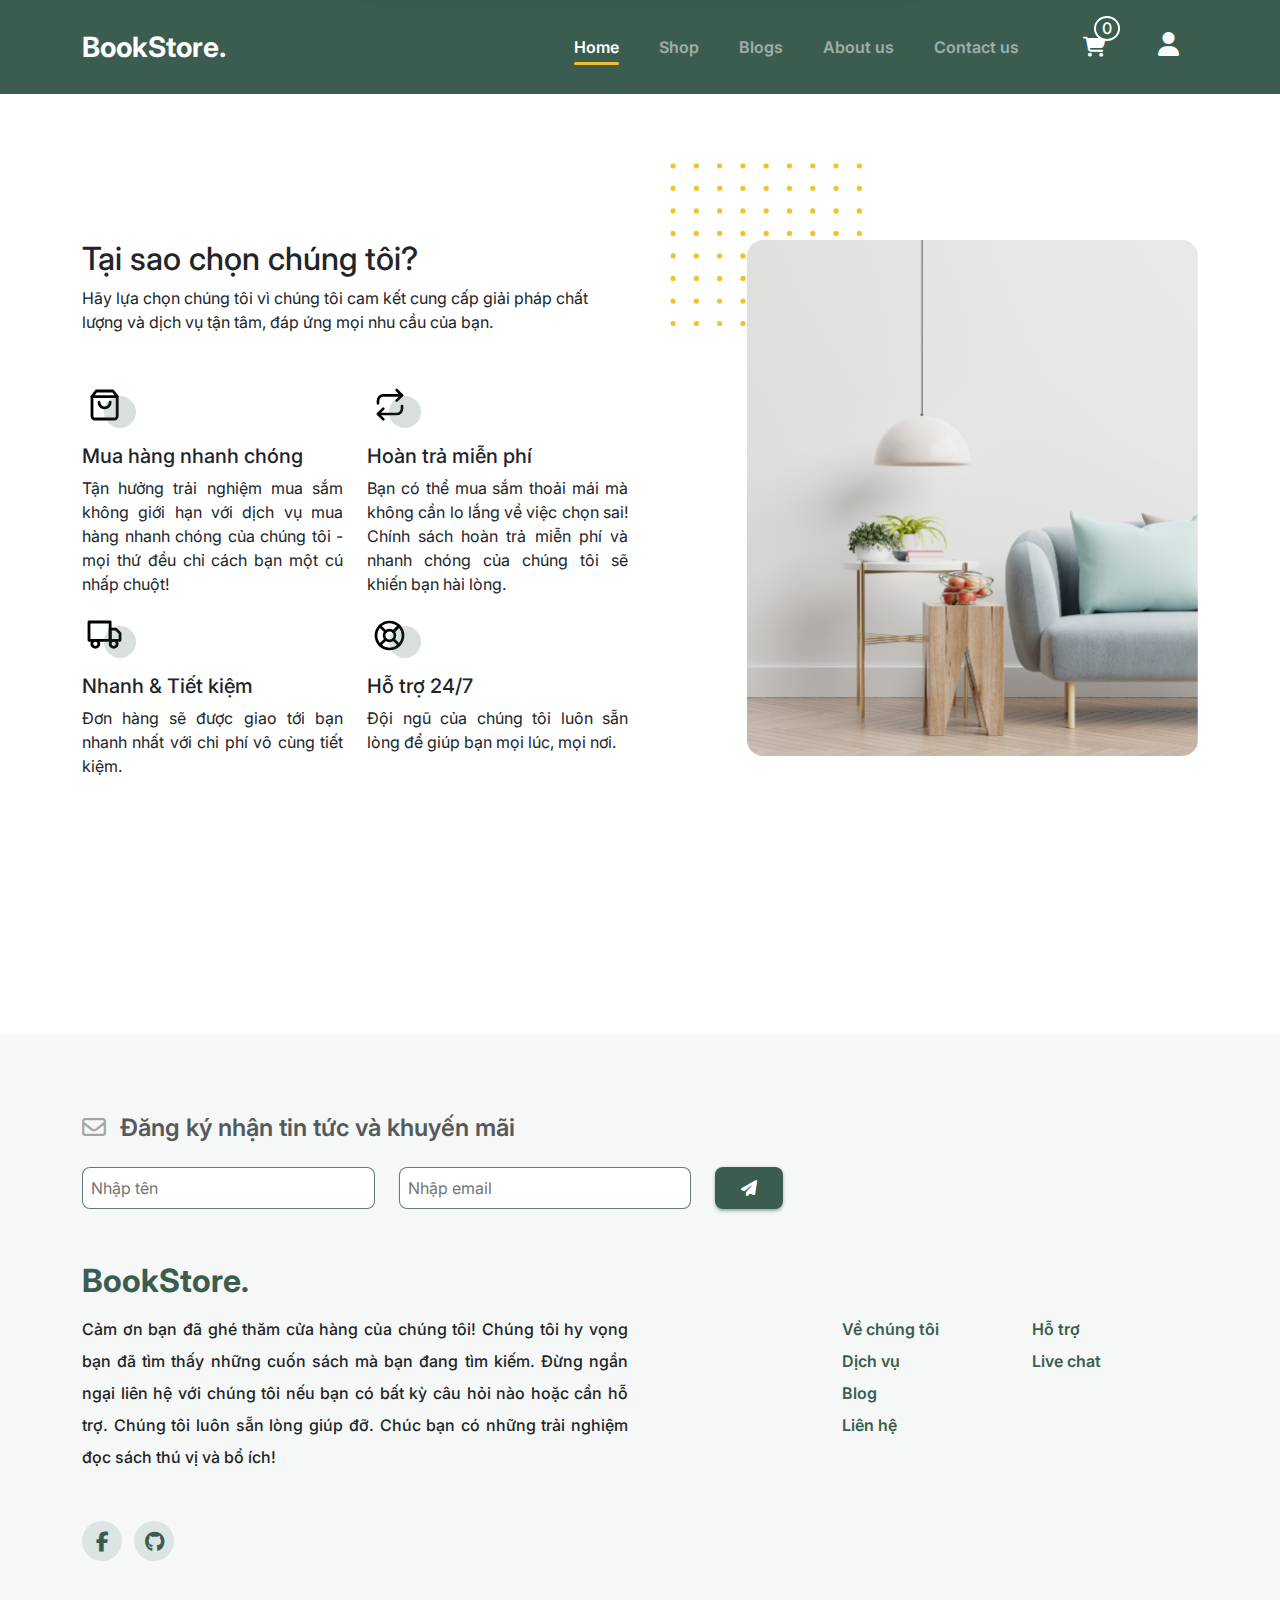
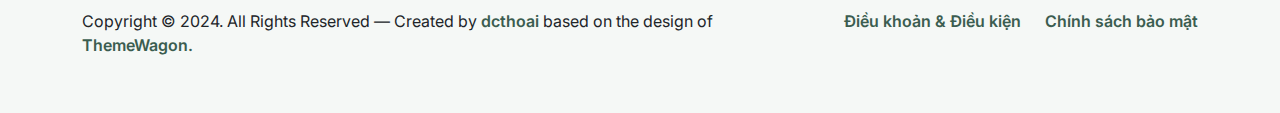
<file: about.html>
<!DOCTYPE html>
<html lang="en">
<head>
    <meta charset="UTF-8">
    <meta name="viewport" content="width=device-width, initial-scale=1.0">
    <title>Trang chủ - Book Store</title>

    <link rel="shortcut icon" href="./assets/images/favi.png" type="image/x-icon">
    <!-- Google Font -->
    <link rel="stylesheet" href="https://fonts.googleapis.com/css2?family=Nunito+Sans:wght@300;400;600;700;800;900&display=swap">
    <!-- CSS icon from Font Awesome -->
    <link rel="stylesheet" href="https://cdnjs.cloudflare.com/ajax/libs/font-awesome/6.4.2/css/all.min.css">
    <!-- CSS Bootstrap -->
    <link rel="stylesheet" href="https://cdn.jsdelivr.net/npm/bootstrap@5.3.3/dist/css/bootstrap.min.css" integrity="sha384-QWTKZyjpPEjISv5WaRU9OFeRpok6YctnYmDr5pNlyT2bRjXh0JMhjY6hW+ALEwIH" crossorigin="anonymous">
    <!-- CSS custom -->
    <link rel="stylesheet" href="assets/css/styles.css">
    <link rel="stylesheet" href="assets/css/about.css">
    <link rel="stylesheet" href="assets/css/notify.css">
</head>

<body>
    <!-- Header -->
    <header class="header navbar navbar-expand-md py-4">
        <div class="container">
            <a href="index.html" class="fs-3 fw-bold">BookStore.</a>

            <button class="navbar-toggler" type="button" data-bs-toggle="collapse" data-bs-target="#header-navbar" aria-controls="header-navbar" aria-expanded="false" aria-label="Toggle navigation">
                <span class="navbar-toggler-icon"></span>
            </button>

            <div class="collapse navbar-collapse" id="header-navbar">
                <ul class="custom-navbar-link navbar-nav ms-auto mt-4 mt-md-0">
                    <li class="mt-3 mt-md-0 me-2 me-lg-4 active"><a class="p-2" href="index.html">Home</a></li>
                    <li class="mt-3 mt-md-0 me-2 me-lg-4"><a class="p-2" href="shop.html">Shop</a></li>
                    <li class="mt-3 mt-md-0 me-2 me-lg-4"><a class="p-2" href="blog.html">Blogs</a></li>
                    <li class="mt-3 mt-md-0 me-2 me-lg-4"><a class="p-2" href="about.html">About us</a></li>
                    <li class="mt-3 mt-md-0 me-2 me-lg-4"><a class="p-2" href="">Contact us</a></li>
                </ul>

                <ul class="navbar-nav mt-2 mt-md-0 fs-5">
                    <li class="mt-4 mt-md-0 mx-md-2 mx-lg-4">
                        <a class="p-2 d-block h-100 position-relative" href="cart.html">
                            <i class="fa-solid fa-cart-shopping"></i>
                            <span class="quantity-cart fs-6">0</span>
                        </a>
                    </li>
                    <li class="mt-3 mt-md-0 ms-1">
                        <div class="user" id="user-controls">
                            <div id="user-button" class="user__button w-100 h-100">
                            	<img class="user__button-avatar" src="assets/images/post-1.jpg" alt="avatar">
                            	<i class="user__button-icon fa-solid fa-user text-light"></i>
                            </div>
                                
                            <div class="user__nav" id="user-nav">
                                <a href="">Tài khoản</a>
                                <a href="/bookstore/cart">Giỏ hàng</a>
                                <a href="">Đơn hàng</a>
                                <a href="">Trợ giúp</a>
                                
                                <button id="logout" class="logout">Đăng xuất</button>
                            </div>
                        </div>
                    </li>
                </ul>
            </div>
        </div>
    </header>

    <div class="header-margin"></div>

    <!-- Pop up to show notifications -->
    <div id="notify" class="">
        <div class="notify-status px-3 px-md-4 fs-1 fs-md-0">
            <i class="fa-solid fa-circle-check"></i>
            <i class="fa-solid fa-bug"></i>
            <i class="fa-solid fa-triangle-exclamation"></i>
            <i class="fa-regular fa-comment-dots"></i>
        </div>

        <div class="notify-content">
            <div id="notify-title">This is title</div>
            <div id="notify-message">This is a example message.</div>
        </div>
         
        <div id="notify-close-button" class="click px-2 px-md-3 fs-3 fs-md-2">
            <i class="w-75 p-3 text-secondary fa-solid fa-xmark"></i>
        </div>
    </div>
    
    <!-- Loading animation -->
    <div id="popup-loader">
    	<div class="circle"></div>
    </div>
    
    <!-- Pop up form input -->
    <div class="popup" id="popup">
    	<div class="popup-wrapper">
    		<button id="popup-close-button" ><span class="fa-solid fa-xmark"></span></button>
    		<div id="popup-content" class="popup-content"></div>  	
    	</div>
    </div>

    <!-- Why choose us -->
    <div class="why-choose-us">
        <div class="container">
            <div class="row justify-content-between">
                <div class="col-lg-6">
                    <h2 class="text-dark">Tại sao chọn chúng tôi?</h2>
                    <p>
                        Hãy lựa chọn chúng tôi vì chúng tôi cam kết cung cấp 
                        giải pháp chất lượng và dịch vụ tận tâm, đáp ứng mọi nhu cầu của bạn.
                    </p>
                    
                    <div class="row my-5">
                        <div class="col-6 col-md-6">
                            <div class="icon mb-3">
                                <img src="assets/images/bag.svg" alt="Image">
                            </div>
    
                            <h3 class="fs-5 text-dark">Mua hàng nhanh chóng</h3>
                            <p class="text-justify">
                                Tận hưởng trải nghiệm mua sắm không giới hạn với 
                                dịch vụ mua hàng nhanh chóng của chúng tôi - 
                                mọi thứ đều chỉ cách bạn một cú nhấp chuột!
                            </p>
                        </div>
    
                        <div class="col-6 col-md-6">
                            <div class="icon mb-3">
                                <img src="assets/images/return.svg" alt="Image">
                            </div>
          
                            <h3 class="fs-5 text-dark">Hoàn trả miễn phí</h3>
                            
                            <p class="text-justify">
                                Bạn có thể mua sắm thoải mái mà không cần lo lắng về việc chọn sai! Chính sách hoàn trả 
                                miễn phí và nhanh chóng của chúng tôi sẽ khiến bạn hài lòng. 
                            </p>
                        </div>
    
                        <div class="col-6 col-md-6">
                            <div class="icon mb-3">
                                <img src="assets/images/truck.svg" alt="Image">
                            </div>
                            
                            <h3 class="fs-5 text-dark">Nhanh &amp; Tiết kiệm</h3>
                            
                            <p class="text-justify">
                                Đơn hàng sẽ được giao tới bạn nhanh nhất với chi phí vô cùng tiết kiệm.
                            </p>
                        </div>
    
                        <div class="col-6 col-md-6">
                            <div class="icon mb-3">
                                <img src="assets/images/support.svg" alt="Image">
                            </div>
    
                            <h3 class="fs-5 text-dark">Hỗ trợ 24/7</h3>
                            <p class="text-justify">Đội ngũ của chúng tôi luôn sẵn lòng để giúp bạn mọi lúc, mọi nơi.</p>
                        </div>                    
                    </div>
                </div>
    
                <div class="col-lg-5">
                    <div class="mt-5 mt-lg-0 pb-5 img-wrapper">
                        <img class="w-100 h-auto rounded-4" src="assets/images/why-choose-us-img.jpg" alt="Image">
                    </div>
                </div>
            </div>
        </div>
    </div>

    <!-- Footer -->
    <footer class="footer">
        <div class="container">
            <div class="row">
                <div class="col-lg-8">
                    <h3 class="mb-4 fs-4 opacity-75">
                        <i class="fa-regular fa-envelope me-2 opacity-50"></i>
                        <span class="fw-semibold">Đăng ký nhận tin tức và khuyến mãi</span>
                    </h3>

                    <form action="" class="row">
                        <div class="col-12 col-sm-8 col-md-5 mb-3 mb-md-0"><input class="w-100 w-sm-75 w-md-auto" type="text" name="name" id="" placeholder="Nhập tên"></div>
                        <div class="col-12 col-sm-8 col-md-5 mb-3 mb-md-0"><input class="w-100 w-sm-75 w-md-auto" type="email" name="email" id="" placeholder="Nhập email"></div>
                        <div class="col-12 col-sm-8 col-md-auto">
                            <button class="w-100 w-md-auto" type="button">
                                <span class="fa fa-paper-plane"></span>
                            </button>
                        </div>
                    </form>
                </div>
            </div>

            <div class="row pt-5 pb-2">
                <a href="index.html" class="footer__logo fs-2 fw-bold">BookStore.</a>
            </div>

            <div class="row">
                <div class="col-lg-6">
                    <p class="fs-6 fw-medium lh-lg" style="text-align: justify;">
                        Cảm ơn bạn đã ghé thăm cửa hàng của chúng tôi! 
                    	Chúng tôi hy vọng bạn đã tìm thấy những cuốn sách mà bạn đang tìm kiếm. 
                    	Đừng ngần ngại liên hệ với chúng tôi nếu bạn có bất kỳ câu hỏi nào hoặc cần hỗ trợ. 
                    	Chúng tôi luôn sẵn lòng giúp đỡ. Chúc bạn có những trải nghiệm đọc sách thú vị và bổ ích!
                    </p>
                    
                    <ul class="footer__social-link my-5">
                        <li class="d-inline-block">
                            <a href=""><span class="fa-brands fa-facebook-f fs-5"></span></a>
                        </li>
                        <li class="d-inline-block ms-2">
                            <a href=""><span class="fa-brands fa-github fs-5"></span></a>
                        </li>
                    </ul>
                </div>

                <div class="col-lg-6">
                    <div class="row">
                        <div class="col-0 col-lg-4"></div>

                        <div class="col-6 col-md-4">
                            <ul class="lh-lg">
                                <li><a href="">Về chúng tôi</a></li>
                                <li><a href="">Dịch vụ</a></li>
                                <li><a href="">Blog</a></li>
                                <li><a href="">Liên hệ</a></li>
                            </ul>
                        </div>

                        <div class="col-6 col-md-4">
                            <ul class="lh-lg">
                                <li><a href="">Hỗ trợ</a></li>
                                <li><a href="">Live chat</a></li>
                            </ul>
                        </div>
                    </div>
                </div>
            </div>

            <div class="row py-5 pt-lg-0">
                <div class="col-lg-6 col-xl-8">
                    <p class="mb-2 text-start">
                        Copyright &copy; 2024. All Rights Reserved &mdash; 
                        Created by <a href="https://github.com/dcthoai/book-shop-template">dcthoai</a>
                        based on the design of <a href="https://themewagon.github.io/furni">ThemeWagon.</a>
                    </p>
                </div>

                <div class="col-lg-6 col-xl-4 pt-4 pt-lg-0 text-center text-lg-end">
                    <ul class="d-inline-flex ms-auto flex-wrap">
                        <li class="me-4"><a href="">Điều khoản &amp; Điều kiện</a></li>
                        <li><a href="">Chính sách bảo mật</a></li>
                    </ul>
                </div>
            </div>
        </div>
    </footer>

    <script src="https://cdn.jsdelivr.net/npm/bootstrap@5.3.3/dist/js/bootstrap.bundle.min.js" integrity="sha384-YvpcrYf0tY3lHB60NNkmXc5s9fDVZLESaAA55NDzOxhy9GkcIdslK1eN7N6jIeHz" crossorigin="anonymous"></script>
    
    <script src="assets/js/notify.js"></script>
    <script src="assets/js/main.js"></script>
    <script src="assets/js/validator.js"></script>
    <script src="assets/js/authenticate.js"></script>
</body>
</html>
</file>
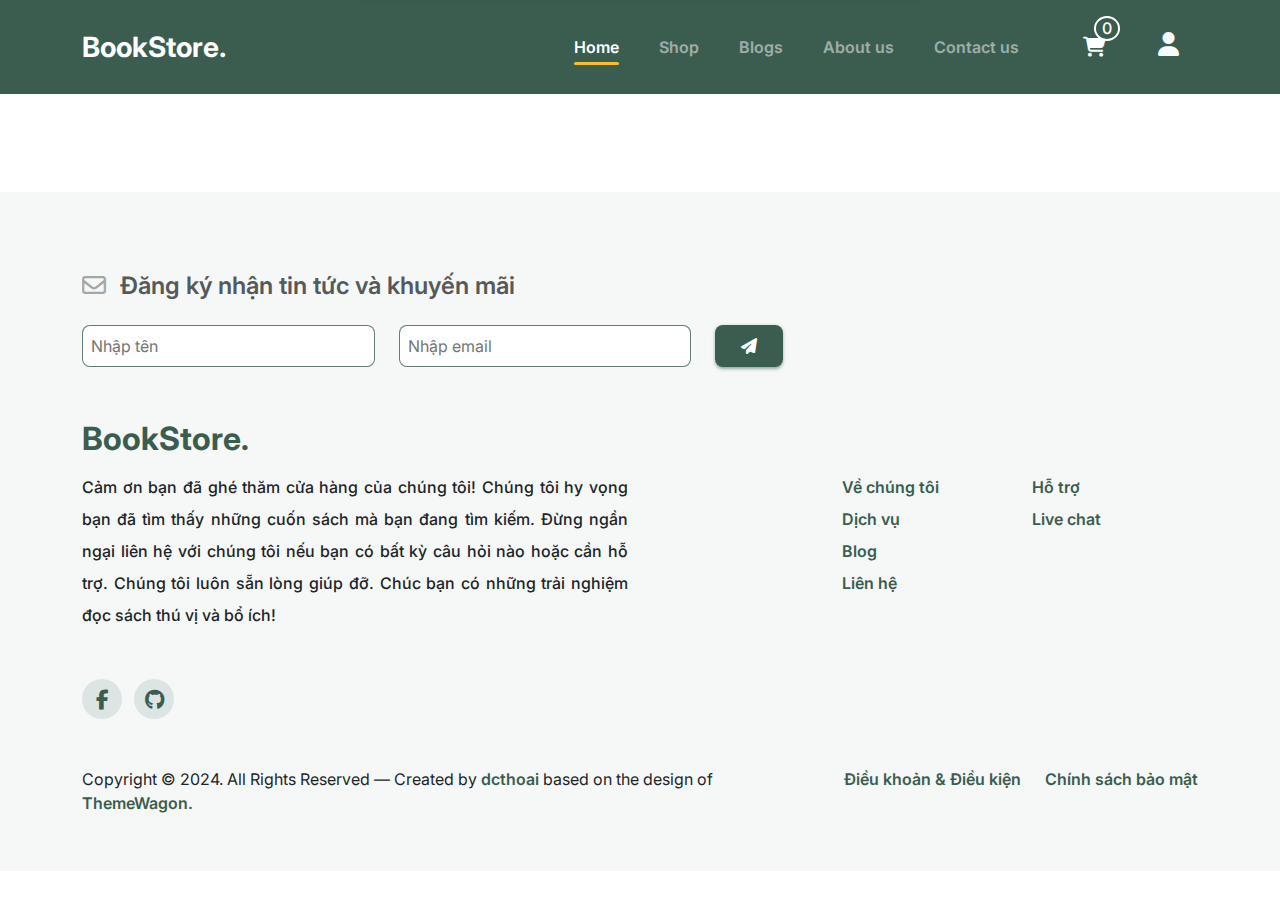
<file: blog.html>
<!DOCTYPE html>
<html lang="en">
<head>
    <meta charset="UTF-8">
    <meta name="viewport" content="width=device-width, initial-scale=1.0">
    <title>Trang chủ - Book Store</title>

    <link rel="shortcut icon" href="./assets/images/favi.png" type="image/x-icon">
    <!-- Google Font -->
    <link rel="stylesheet" href="https://fonts.googleapis.com/css2?family=Nunito+Sans:wght@300;400;600;700;800;900&display=swap">
    <!-- CSS icon from Font Awesome -->
    <link rel="stylesheet" href="https://cdnjs.cloudflare.com/ajax/libs/font-awesome/6.4.2/css/all.min.css">
    <!-- CSS Bootstrap -->
    <link rel="stylesheet" href="https://cdn.jsdelivr.net/npm/bootstrap@5.3.3/dist/css/bootstrap.min.css" integrity="sha384-QWTKZyjpPEjISv5WaRU9OFeRpok6YctnYmDr5pNlyT2bRjXh0JMhjY6hW+ALEwIH" crossorigin="anonymous">
    <!-- CSS custom -->
    <link rel="stylesheet" href="assets/css/styles.css">
    <link rel="stylesheet" href="assets/css/notify.css">
</head>

<body>
    <!-- Header -->
    <header class="header navbar navbar-expand-md py-4">
        <div class="container">
            <a href="index.html" class="fs-3 fw-bold">BookStore.</a>

            <button class="navbar-toggler" type="button" data-bs-toggle="collapse" data-bs-target="#header-navbar" aria-controls="header-navbar" aria-expanded="false" aria-label="Toggle navigation">
                <span class="navbar-toggler-icon"></span>
            </button>

            <div class="collapse navbar-collapse" id="header-navbar">
                <ul class="custom-navbar-link navbar-nav ms-auto mt-4 mt-md-0">
                    <li class="mt-3 mt-md-0 me-2 me-lg-4 active"><a class="p-2" href="index.html">Home</a></li>
                    <li class="mt-3 mt-md-0 me-2 me-lg-4"><a class="p-2" href="shop.html">Shop</a></li>
                    <li class="mt-3 mt-md-0 me-2 me-lg-4"><a class="p-2" href="blog.html">Blogs</a></li>
                    <li class="mt-3 mt-md-0 me-2 me-lg-4"><a class="p-2" href="about.html">About us</a></li>
                    <li class="mt-3 mt-md-0 me-2 me-lg-4"><a class="p-2" href="">Contact us</a></li>
                </ul>

                <ul class="navbar-nav mt-2 mt-md-0 fs-5">
                    <li class="mt-4 mt-md-0 mx-md-2 mx-lg-4">
                        <a class="p-2 d-block h-100 position-relative" href="cart.html">
                            <i class="fa-solid fa-cart-shopping"></i>
                            <span class="quantity-cart fs-6">0</span>
                        </a>
                    </li>
                    <li class="mt-3 mt-md-0 ms-1">
                        <div class="user" id="user-controls">
                            <div id="user-button" class="user__button w-100 h-100">
                            	<img class="user__button-avatar" src="assets/images/post-1.jpg" alt="avatar">
                            	<i class="user__button-icon fa-solid fa-user text-light"></i>
                            </div>
                                
                            <div class="user__nav" id="user-nav">
                                <a href="">Tài khoản</a>
                                <a href="/bookstore/cart">Giỏ hàng</a>
                                <a href="">Đơn hàng</a>
                                <a href="">Trợ giúp</a>
                                
                                <button id="logout" class="logout">Đăng xuất</button>
                            </div>
                        </div>
                    </li>
                </ul>
            </div>
        </div>
    </header>

    <div class="header-margin"></div>
    
    <!-- Pop up to show notifications -->
    <div id="notify" class="">
        <div class="notify-status px-3 px-md-4 fs-1 fs-md-0">
            <i class="fa-solid fa-circle-check"></i>
            <i class="fa-solid fa-bug"></i>
            <i class="fa-solid fa-triangle-exclamation"></i>
            <i class="fa-regular fa-comment-dots"></i>
        </div>

        <div class="notify-content">
            <div id="notify-title">This is title</div>
            <div id="notify-message">This is a example message.</div>
        </div>
         
        <div id="notify-close-button" class="click px-2 px-md-3 fs-3 fs-md-2">
            <i class="w-75 p-3 text-secondary fa-solid fa-xmark"></i>
        </div>
    </div>
    
    <!-- Loading animation -->
    <div id="popup-loader">
    	<div class="circle"></div>
    </div>
    
    <!-- Pop up form input -->
    <div class="popup" id="popup">
    	<div class="popup-wrapper">
    		<button id="popup-close-button" ><span class="fa-solid fa-xmark"></span></button>
    		<div id="popup-content" class="popup-content"></div>  	
    	</div>
    </div>

    <!-- Footer -->
    <footer class="footer">
        <div class="container">
            <div class="row">
                <div class="col-lg-8">
                    <h3 class="mb-4 fs-4 opacity-75">
                        <i class="fa-regular fa-envelope me-2 opacity-50"></i>
                        <span class="fw-semibold">Đăng ký nhận tin tức và khuyến mãi</span>
                    </h3>

                    <form action="" class="row">
                        <div class="col-12 col-sm-8 col-md-5 mb-3 mb-md-0"><input class="w-100 w-sm-75 w-md-auto" type="text" name="name" id="" placeholder="Nhập tên"></div>
                        <div class="col-12 col-sm-8 col-md-5 mb-3 mb-md-0"><input class="w-100 w-sm-75 w-md-auto" type="email" name="email" id="" placeholder="Nhập email"></div>
                        <div class="col-12 col-sm-8 col-md-auto">
                            <button class="w-100 w-md-auto" type="button">
                                <span class="fa fa-paper-plane"></span>
                            </button>
                        </div>
                    </form>
                </div>
            </div>

            <div class="row pt-5 pb-2">
                <a href="index.html" class="footer__logo fs-2 fw-bold">BookStore.</a>
            </div>

            <div class="row">
                <div class="col-lg-6">
                    <p class="fs-6 fw-medium lh-lg" style="text-align: justify;">
                        Cảm ơn bạn đã ghé thăm cửa hàng của chúng tôi! 
                    	Chúng tôi hy vọng bạn đã tìm thấy những cuốn sách mà bạn đang tìm kiếm. 
                    	Đừng ngần ngại liên hệ với chúng tôi nếu bạn có bất kỳ câu hỏi nào hoặc cần hỗ trợ. 
                    	Chúng tôi luôn sẵn lòng giúp đỡ. Chúc bạn có những trải nghiệm đọc sách thú vị và bổ ích!
                    </p>
                    
                    <ul class="footer__social-link my-5">
                        <li class="d-inline-block">
                            <a href=""><span class="fa-brands fa-facebook-f fs-5"></span></a>
                        </li>
                        <li class="d-inline-block ms-2">
                            <a href=""><span class="fa-brands fa-github fs-5"></span></a>
                        </li>
                    </ul>
                </div>

                <div class="col-lg-6">
                    <div class="row">
                        <div class="col-0 col-lg-4"></div>

                        <div class="col-6 col-md-4">
                            <ul class="lh-lg">
                                <li><a href="">Về chúng tôi</a></li>
                                <li><a href="">Dịch vụ</a></li>
                                <li><a href="">Blog</a></li>
                                <li><a href="">Liên hệ</a></li>
                            </ul>
                        </div>

                        <div class="col-6 col-md-4">
                            <ul class="lh-lg">
                                <li><a href="">Hỗ trợ</a></li>
                                <li><a href="">Live chat</a></li>
                            </ul>
                        </div>
                    </div>
                </div>
            </div>

            <div class="row py-5 pt-lg-0">
                <div class="col-lg-6 col-xl-8">
                    <p class="mb-2 text-start">
                        Copyright &copy; 2024. All Rights Reserved &mdash; 
                        Created by <a href="https://github.com/dcthoai/book-shop-template">dcthoai</a>
                        based on the design of <a href="https://themewagon.github.io/furni">ThemeWagon.</a>
                    </p>
                </div>

                <div class="col-lg-6 col-xl-4 pt-4 pt-lg-0 text-center text-lg-end">
                    <ul class="d-inline-flex ms-auto flex-wrap">
                        <li class="me-4"><a href="">Điều khoản &amp; Điều kiện</a></li>
                        <li><a href="">Chính sách bảo mật</a></li>
                    </ul>
                </div>
            </div>
        </div>
    </footer>

    <script src="https://cdn.jsdelivr.net/npm/bootstrap@5.3.3/dist/js/bootstrap.bundle.min.js" integrity="sha384-YvpcrYf0tY3lHB60NNkmXc5s9fDVZLESaAA55NDzOxhy9GkcIdslK1eN7N6jIeHz" crossorigin="anonymous"></script>
    
    <script src="assets/js/notify.js"></script>
    <script src="assets/js/main.js"></script>
    <script src="assets/js/validator.js"></script>
    <script src="assets/js/authenticate.js"></script>
</body>
</html>
</file>
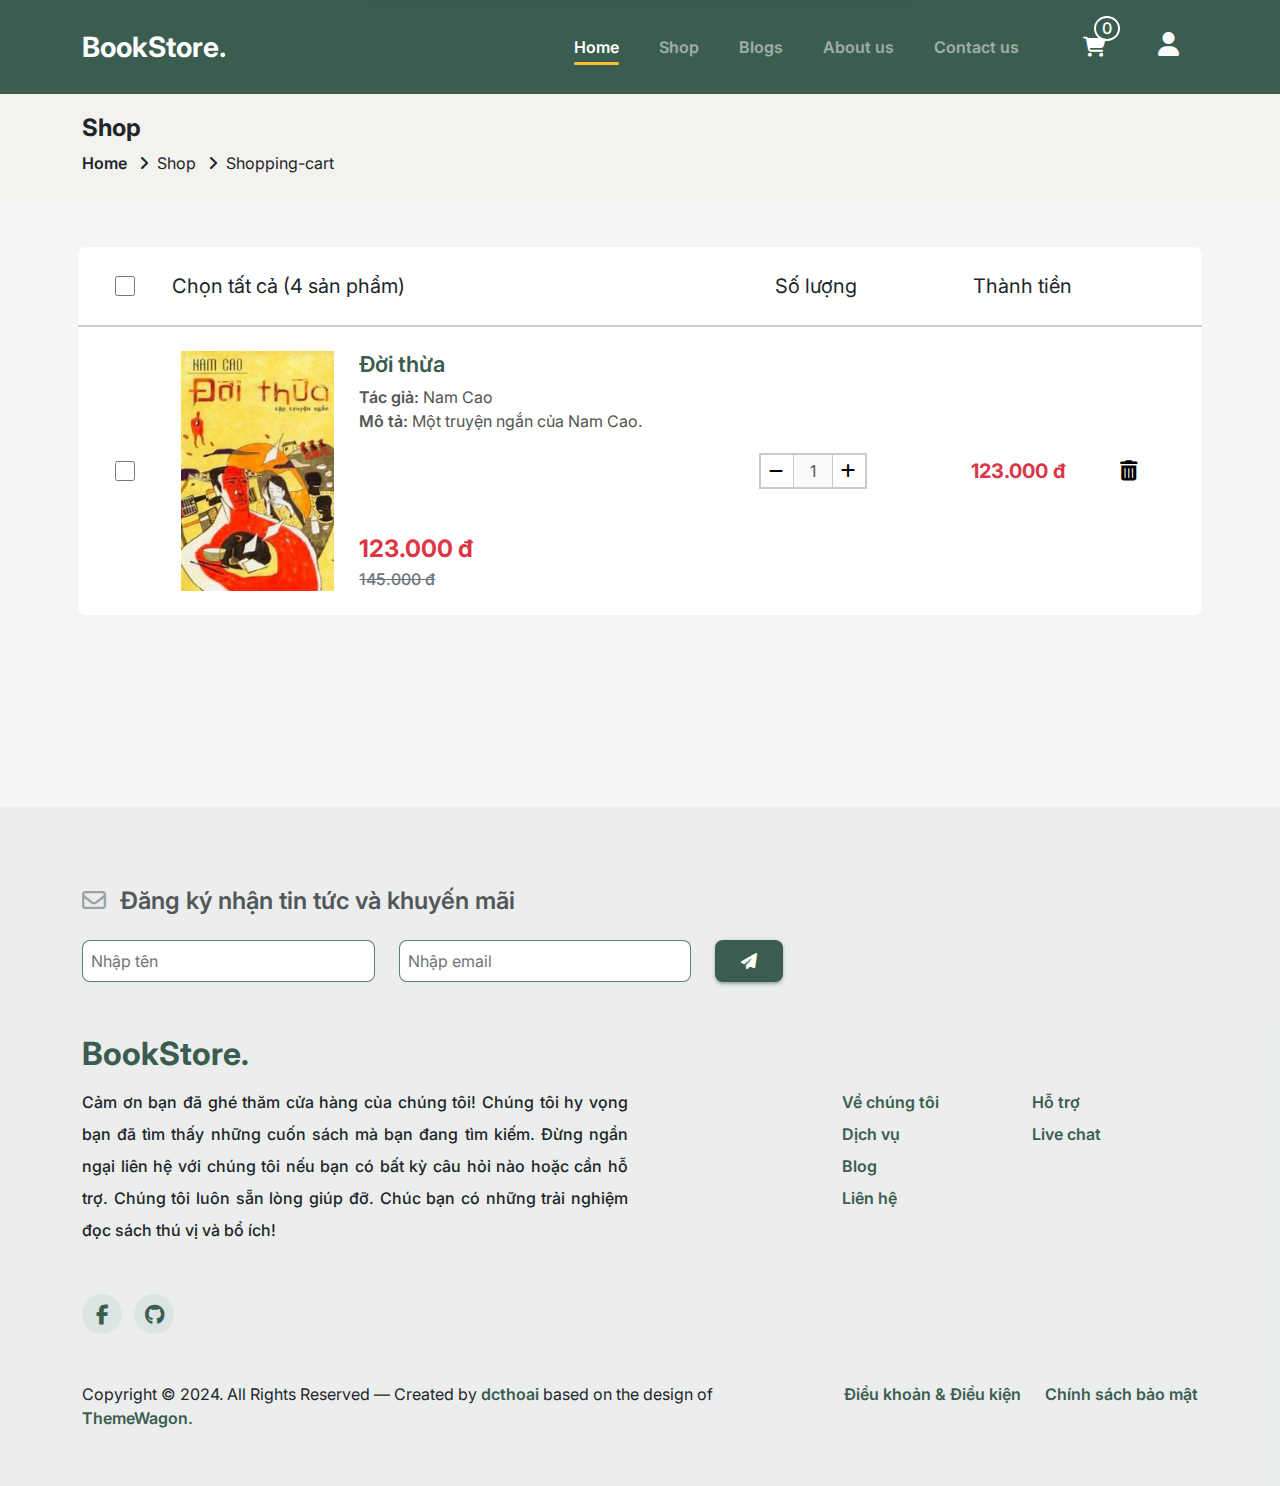
<file: cart.html>
<!DOCTYPE html>
<html lang="en">
<head>
    <meta charset="UTF-8">
    <meta name="viewport" content="width=device-width, initial-scale=1.0">
    <title>Trang chủ - Book Store</title>

    <link rel="shortcut icon" href="./assets/images/favi.png" type="image/x-icon">
    <!-- Google Font -->
    <link rel="stylesheet" href="https://fonts.googleapis.com/css2?family=Nunito+Sans:wght@300;400;600;700;800;900&display=swap">
    <!-- CSS icon from Font Awesome -->
    <link rel="stylesheet" href="https://cdnjs.cloudflare.com/ajax/libs/font-awesome/6.4.2/css/all.min.css">
    <!-- CSS Bootstrap -->
    <link rel="stylesheet" href="https://cdn.jsdelivr.net/npm/bootstrap@5.3.3/dist/css/bootstrap.min.css" 
            integrity="sha384-QWTKZyjpPEjISv5WaRU9OFeRpok6YctnYmDr5pNlyT2bRjXh0JMhjY6hW+ALEwIH" 
            crossorigin="anonymous">
    <!-- CSS custom -->
    <link rel="stylesheet" href="assets/css/styles.css">
    <link rel="stylesheet" href="assets/css/cart.css">
    <link rel="stylesheet" href="assets/css/notify.css">
</head>

<body>
    <!-- Header -->
    <header class="header navbar navbar-expand-md py-4">
        <div class="container">
            <a href="index.html" class="fs-3 fw-bold">BookStore.</a>

            <button class="navbar-toggler" type="button" data-bs-toggle="collapse" 
                                                        data-bs-target="#header-navbar" 
                                                        aria-controls="header-navbar" 
                                                        aria-expanded="false" 
                                                        aria-label="Toggle navigation">
                <span class="navbar-toggler-icon"></span>
            </button>

            <div class="collapse navbar-collapse" id="header-navbar">
                <ul class="custom-navbar-link navbar-nav ms-auto mt-4 mt-md-0">
                    <li class="mt-3 mt-md-0 me-2 me-lg-4 active"><a class="p-2" href="index.html">Home</a></li>
                    <li class="mt-3 mt-md-0 me-2 me-lg-4"><a class="p-2" href="shop.html">Shop</a></li>
                    <li class="mt-3 mt-md-0 me-2 me-lg-4"><a class="p-2" href="blog.html">Blogs</a></li>
                    <li class="mt-3 mt-md-0 me-2 me-lg-4"><a class="p-2" href="about.html">About us</a></li>
                    <li class="mt-3 mt-md-0 me-2 me-lg-4"><a class="p-2" href="">Contact us</a></li>
                </ul>

                <ul class="navbar-nav mt-2 mt-md-0 fs-5">
                    <li class="mt-4 mt-md-0 mx-md-2 mx-lg-4">
                        <a class="p-2 d-block h-100 position-relative" href="cart.html">
                            <i class="fa-solid fa-cart-shopping"></i>
                            <span class="quantity-cart fs-6">0</span>
                        </a>
                    </li>
                    <li class="mt-3 mt-md-0 ms-1">
                        <div class="user" id="user-controls">
                            <div id="user-button" class="user__button w-100 h-100">
                            	<img class="user__button-avatar" src="assets/images/post-1.jpg" alt="avatar">
                            	<i class="user__button-icon fa-solid fa-user text-light"></i>
                            </div>
                                
                            <div class="user__nav" id="user-nav">
                                <a href="">Tài khoản</a>
                                <a href="/bookstore/cart">Giỏ hàng</a>
                                <a href="">Đơn hàng</a>
                                <a href="">Trợ giúp</a>
                                
                                <button id="logout" class="logout">Đăng xuất</button>
                            </div>
                        </div>
                    </li>
                </ul>
            </div>
        </div>
    </header>

    <div class="header-margin"></div>
    
    <!-- Pop up to show notifications -->
    <div id="notify" class="">
        <div class="notify-status px-3 px-md-4 fs-1 fs-md-0">
            <i class="fa-solid fa-circle-check"></i>
            <i class="fa-solid fa-bug"></i>
            <i class="fa-solid fa-triangle-exclamation"></i>
            <i class="fa-regular fa-comment-dots"></i>
        </div>

        <div class="notify-content">
            <div id="notify-title">This is title</div>
            <div id="notify-message">This is a example message.</div>
        </div>
         
        <div id="notify-close-button" class="click px-2 px-md-3 fs-3 fs-md-2">
            <i class="w-75 p-3 text-secondary fa-solid fa-xmark"></i>
        </div>
    </div>
    
    <!-- Loading animation -->
    <div id="popup-loader">
    	<div class="circle"></div>
    </div>
    
    <!-- Pop up form input -->
    <div class="popup" id="popup">
    	<div class="popup-wrapper">
    		<button id="popup-close-button" ><span class="fa-solid fa-xmark"></span></button>
    		<div id="popup-content" class="popup-content"></div>  	
    	</div>
    </div>

    <!-- Sublink -->
    <div class="sublink py-4">
        <div class="container">
            <div class="fs-6">
                <h4 class="text-dark fw-bold">Shop</h4>

                <div>
                    <a class="text-decoration-none text-dark" href="index.html">Home</a>
                    <span><i class="fa-solid fa-angle-right px-2"></i>Shop</span>
                    <span><i class="fa-solid fa-angle-right px-2"></i>Shopping-cart</span>
                </div>
            </div>
        </div>
    </div>

    <!-- Shopping cart -->
    <div class="container mt-5 px-2 cart">
        <div class="w-100 cart__header">
            <div class="row g-0 py-4 fs-5 align-items-center fw-normal">
                <div class="col-2 col-md-1 d-flex align-items-center justify-content-center">
                    <input type="checkbox" name="select-all" id="select-all">
                </div>

                <div class="col-10 col-md-11">
                    <div class="row g-0">
                        <div class="col-12 col-md-11 col-lg-6 p-0">
                            <p class="m-0 fs-5">Chọn tất cả (<span id="quantity-cart">4</span> sản phẩm)</p>
                        </div>
        
                        <div class="col-lg-3 d-none d-lg-block text-center"><p class="m-0">Số lượng</p></div>
                        <div class="col-lg-2 d-none d-lg-block text-center pe-3"><p class="m-0">Thành tiền</p></div>
                    </div>
                </div>
            </div>
        </div>

        <div class="w-100 cart__wrapper">
            <!-- A product -->
            <div class="row py-4 g-0 align-items-center product">
                <div class="col-2 col-md-1">
                    <div class="d-flex align-items-center justify-content-center">
                        <input type="checkbox" name="select" id="">
                    </div>
                </div>

                <div class="col-10 col-md-11">
                    <div class="row g-0">
                        <div class="col-3 col-sm-4 col-lg-2 d-flex align-items-center justify-content-start">
                            <div class="w-100 product__img">
                                <a href="/product.html">
                                    <img src="assets/images/doi-thua.jpg" alt="" srcset="">
                                </a>
                            </div>
                        </div>

                        <div class="col-9 col-sm-8 col-lg-10 ps-3">
                            <div class="row g-0 h-100 flex-column flex-lg-row justify-content-between">
                                <div class="col-12 col-lg-5 pb-md-3 pb-lg-0 d-flex flex-column justify-content-md-between product__info">
                                    <div class="pe-sm-3">
                                        <h5 class="pe-2 fs-6 text-black title"><a href="/product.html">Đời thừa</a></h5>
                                        <p class="m-0 d-none d-md-block fw-semibold">Tác giả: <span class="fw-normal">Nam Cao</span></p>
                                        <p class="m-0 pe-2 d-none fw-semibold description">Mô tả: <span class="fw-normal">Một truyện ngắn của Nam Cao.</span></p>
                                    </div>
            
                                    <span class="pb-2 pb-lg-0 fs-6 fw-bold text-danger sell-price">123.000 đ <del class="d-block fs-6 fw-medium text-secondary">145.000 đ</del></span>
                                </div>

                                <div class="col-12 col-lg-7 d-lg-flex justify-content-center">
                                    <div class="row w-100 align-items-center">
                                        <div class="col-auto col-lg-5 d-lg-flex justify-content-lg-center">
                                            <div class="quantity">
                                                <button type="button" class="quantity__sub"><i class="fa-solid fa-minus"></i></button>
                                                <input disabled class="quantity__input" type="text" id="quantity" name="quantity" min="1" value="1">
                                                <button type="button" class="quantity__add"><i class="fa-solid fa-plus"></i></button>
                                            </div>
                                        </div>
                
                                        <div class="col-lg-5 d-none d-lg-block text-center">
                                            <span class="fs-5 fw-bold text-danger">123.000 đ</span>
                                        </div>
                
                                        <div class="col-auto col-lg-2 flex-fill px-0 px-sm-3 px-lg-0">
                                            <button class="delete"><i class="fs-5 fa-solid fa-trash-can"></i></button>
                                        </div>
                                    </div>
                                </div>
                            </div>
                        </div>
                    </div>
                </div>
            </div>
            <!-- End a product -->
        </div>
    </div>

    <!-- Footer -->
    <footer class="footer">
        <div class="container">
            <div class="row">
                <div class="col-lg-8">
                    <h3 class="mb-4 fs-4 opacity-75">
                        <i class="fa-regular fa-envelope me-2 opacity-50"></i>
                        <span class="fw-semibold">Đăng ký nhận tin tức và khuyến mãi</span>
                    </h3>

                    <form action="" class="row">
                        <div class="col-12 col-sm-8 col-md-5 mb-3 mb-md-0">
                            <input class="w-100 w-sm-75 w-md-auto" type="text" name="name" id="" placeholder="Nhập tên">
                        </div>
                        <div class="col-12 col-sm-8 col-md-5 mb-3 mb-md-0">
                            <input class="w-100 w-sm-75 w-md-auto" type="email" name="email" id="" placeholder="Nhập email">
                        </div>
                        <div class="col-12 col-sm-8 col-md-auto">
                            <button class="w-100 w-md-auto" type="button">
                                <span class="fa fa-paper-plane"></span>
                            </button>
                        </div>
                    </form>
                </div>
            </div>

            <div class="row pt-5 pb-2">
                <a href="index.html" class="footer__logo fs-2 fw-bold">BookStore.</a>
            </div>

            <div class="row">
                <div class="col-lg-6">
                    <p class="fs-6 fw-medium lh-lg" style="text-align: justify;">
                        Cảm ơn bạn đã ghé thăm cửa hàng của chúng tôi! 
                    	Chúng tôi hy vọng bạn đã tìm thấy những cuốn sách mà bạn đang tìm kiếm. 
                    	Đừng ngần ngại liên hệ với chúng tôi nếu bạn có bất kỳ câu hỏi nào hoặc cần hỗ trợ. 
                    	Chúng tôi luôn sẵn lòng giúp đỡ. Chúc bạn có những trải nghiệm đọc sách thú vị và bổ ích!
                    </p>
                    
                    <ul class="footer__social-link my-5">
                        <li class="d-inline-block">
                            <a href=""><span class="fa-brands fa-facebook-f fs-5"></span></a>
                        </li>
                        <li class="d-inline-block ms-2">
                            <a href=""><span class="fa-brands fa-github fs-5"></span></a>
                        </li>
                    </ul>
                </div>

                <div class="col-lg-6">
                    <div class="row">
                        <div class="col-0 col-lg-4"></div>

                        <div class="col-6 col-md-4">
                            <ul class="lh-lg">
                                <li><a href="">Về chúng tôi</a></li>
                                <li><a href="">Dịch vụ</a></li>
                                <li><a href="">Blog</a></li>
                                <li><a href="">Liên hệ</a></li>
                            </ul>
                        </div>

                        <div class="col-6 col-md-4">
                            <ul class="lh-lg">
                                <li><a href="">Hỗ trợ</a></li>
                                <li><a href="">Live chat</a></li>
                            </ul>
                        </div>
                    </div>
                </div>
            </div>

            <div class="row py-5 pt-lg-0">
                <div class="col-lg-6 col-xl-8">
                    <p class="mb-2 text-start">
                        Copyright &copy; 2024. All Rights Reserved &mdash; 
                        Created by <a href="https://github.com/dcthoai/book-shop-template">dcthoai</a>
                        based on the design of <a href="https://themewagon.github.io/furni">ThemeWagon.</a>
                    </p>
                </div>

                <div class="col-lg-6 col-xl-4 pt-4 pt-lg-0 text-center text-lg-end">
                    <ul class="d-inline-flex ms-auto flex-wrap">
                        <li class="me-4"><a href="">Điều khoản &amp; Điều kiện</a></li>
                        <li><a href="">Chính sách bảo mật</a></li>
                    </ul>
                </div>
            </div>
        </div>
    </footer>

    <script src="https://cdn.jsdelivr.net/npm/bootstrap@5.3.3/dist/js/bootstrap.bundle.min.js" 
            integrity="sha384-YvpcrYf0tY3lHB60NNkmXc5s9fDVZLESaAA55NDzOxhy9GkcIdslK1eN7N6jIeHz" 
            crossorigin="anonymous"></script>
    
    <script src="assets/js/notify.js"></script>
    <script src="assets/js/main.js"></script>
    <script src="assets/js/validator.js"></script>
    <script src="assets/js/authenticate.js"></script>
</body>
</html>
</file>
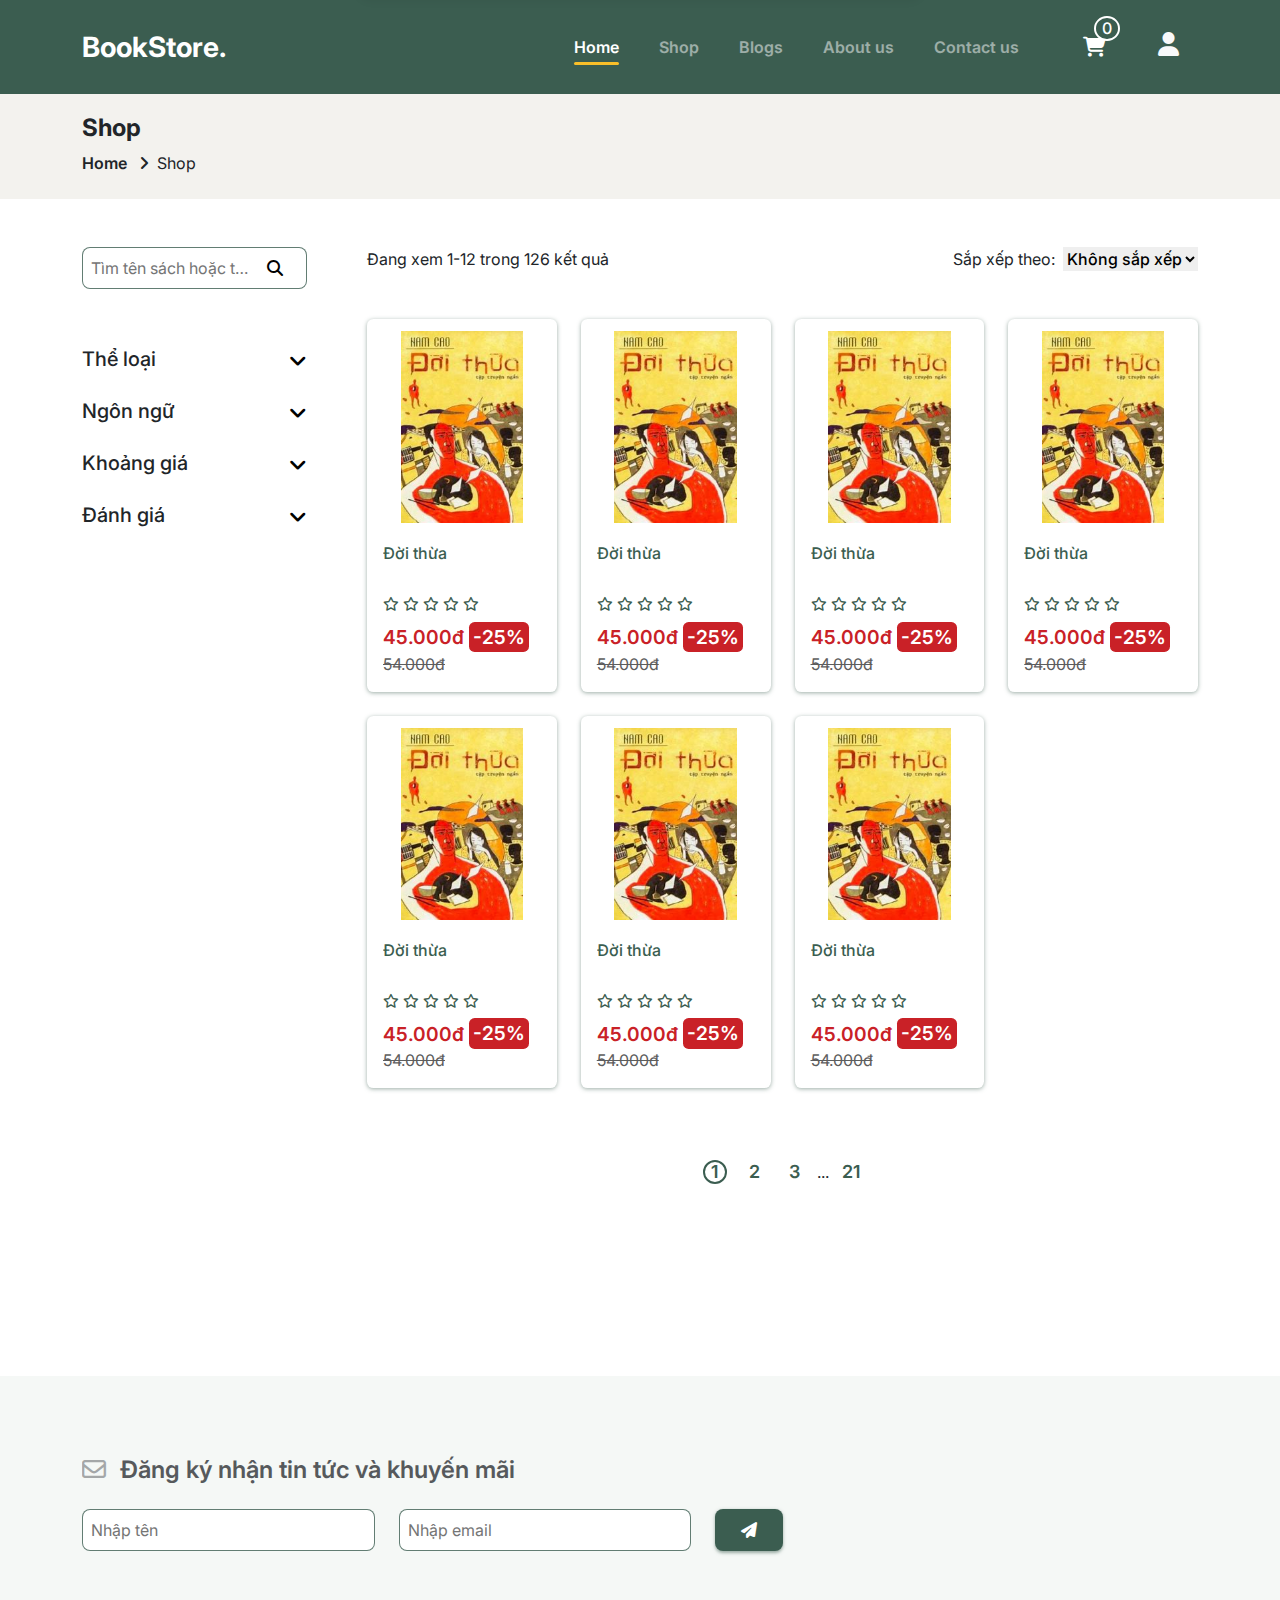
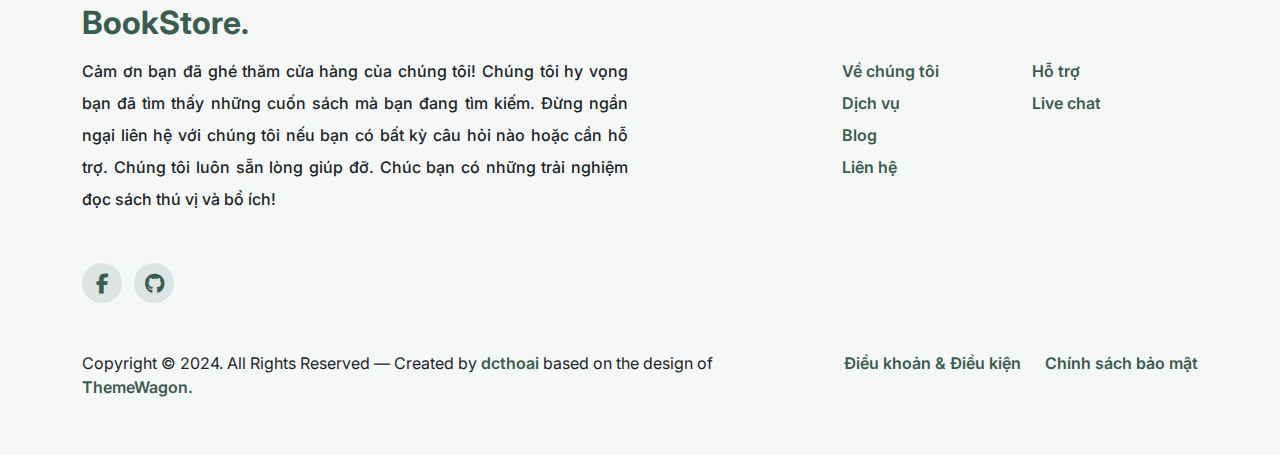
<file: shop.html>
<!DOCTYPE html>
<html lang="en">
<head>
    <meta charset="UTF-8">
    <meta name="viewport" content="width=device-width, initial-scale=1.0">
    <title>Shop - Book Store</title>

    <link rel="shortcut icon" href="./assets/images/favi.png" type="image/x-icon">
    <!-- Google Font -->
    <link rel="stylesheet" href="https://fonts.googleapis.com/css2?family=Nunito+Sans:wght@300;400;600;700;800;900&display=swap">
    <!-- CSS icon from Font Awesome -->
    <link rel="stylesheet" href="https://cdnjs.cloudflare.com/ajax/libs/font-awesome/6.4.2/css/all.min.css">
    <!-- CSS Bootstrap -->
    <link rel="stylesheet" href="https://cdn.jsdelivr.net/npm/bootstrap@5.3.3/dist/css/bootstrap.min.css" integrity="sha384-QWTKZyjpPEjISv5WaRU9OFeRpok6YctnYmDr5pNlyT2bRjXh0JMhjY6hW+ALEwIH" crossorigin="anonymous">
    <!-- CSS custom -->
    <link rel="stylesheet" href="assets/css/styles.css">
    <link rel="stylesheet" href="assets/css/shop.css">
    <link rel="stylesheet" href="assets/css/notify.css">
</head>

<body>
    <!-- Header -->
    <header class="header navbar navbar-expand-md py-4">
        <div class="container">
            <a href="index.html" class="fs-3 fw-bold">BookStore.</a>

            <button class="navbar-toggler" type="button" data-bs-toggle="collapse" data-bs-target="#header-navbar" aria-controls="header-navbar" aria-expanded="false" aria-label="Toggle navigation">
                <span class="navbar-toggler-icon"></span>
            </button>

            <div class="collapse navbar-collapse" id="header-navbar">
                <ul class="custom-navbar-link navbar-nav ms-auto mt-4 mt-md-0">
                    <li class="mt-3 mt-md-0 me-2 me-lg-4 active"><a class="p-2" href="index.html">Home</a></li>
                    <li class="mt-3 mt-md-0 me-2 me-lg-4"><a class="p-2" href="shop.html">Shop</a></li>
                    <li class="mt-3 mt-md-0 me-2 me-lg-4"><a class="p-2" href="blog.html">Blogs</a></li>
                    <li class="mt-3 mt-md-0 me-2 me-lg-4"><a class="p-2" href="about.html">About us</a></li>
                    <li class="mt-3 mt-md-0 me-2 me-lg-4"><a class="p-2" href="">Contact us</a></li>
                </ul>

                <ul class="navbar-nav mt-2 mt-md-0 fs-5">
                    <li class="mt-4 mt-md-0 mx-md-2 mx-lg-4">
                        <a class="p-2 d-block h-100 position-relative" href="cart.html">
                            <i class="fa-solid fa-cart-shopping"></i>
                            <span class="quantity-cart fs-6">0</span>
                        </a>
                    </li>
                    <li class="mt-3 mt-md-0 ms-1">
                        <div class="user" id="user-controls">
                            <div id="user-button" class="user__button w-100 h-100">
                            	<img class="user__button-avatar" src="assets/images/post-1.jpg" alt="avatar">
                            	<i class="user__button-icon fa-solid fa-user text-light"></i>
                            </div>
                                
                            <div class="user__nav" id="user-nav">
                                <a href="">Tài khoản</a>
                                <a href="/bookstore/cart">Giỏ hàng</a>
                                <a href="">Đơn hàng</a>
                                <a href="">Trợ giúp</a>
                                
                                <button id="logout" class="logout">Đăng xuất</button>
                            </div>
                        </div>
                    </li>
                </ul>
            </div>
        </div>
    </header>

    <div class="header-margin"></div>
    
    <!-- Pop up to show notifications -->
    <div id="notify" class="">
        <div class="notify-status px-3 px-md-4 fs-1 fs-md-0">
            <i class="fa-solid fa-circle-check"></i>
            <i class="fa-solid fa-bug"></i>
            <i class="fa-solid fa-triangle-exclamation"></i>
            <i class="fa-regular fa-comment-dots"></i>
        </div>

        <div class="notify-content">
            <div id="notify-title">This is title</div>
            <div id="notify-message">This is a example message.</div>
        </div>
         
        <div id="notify-close-button" class="click px-2 px-md-3 fs-3 fs-md-2">
            <i class="w-75 p-3 text-secondary fa-solid fa-xmark"></i>
        </div>
    </div>
    
    <!-- Loading animation -->
    <div id="popup-loader">
    	<div class="circle"></div>
    </div>
    
    <!-- Pop up form input -->
    <div class="popup" id="popup">
    	<div class="popup-wrapper">
    		<button id="popup-close-button" ><span class="fa-solid fa-xmark"></span></button>
    		<div id="popup-content" class="popup-content"></div>  	
    	</div>
    </div>

    <!-- Sublink -->
    <div class="sublink py-4">
        <div class="container">
            <div class="fs-6">
                <h4 class="text-dark fw-bold">Shop</h4>

                <div>
                    <a class="text-decoration-none text-dark" href="index.html">Home</a>
                    <span><i class="fa-solid fa-angle-right px-2"></i>Shop</span>
                </div>
            </div>
        </div>
    </div>

    <!-- Shop -->
    <div class="shop">
        <div class="container pt-5">
            <div class="row">
                <div class="col-lg-3 pe-5">
                    <div class="row">
                        <form action="" class="form-search">
                            <input type="text" placeholder="Tìm tên sách hoặc tác giả">
                            <button type="submit"><i class="fa-solid fa-magnifying-glass"></i></button>
                        </form>
                    </div>

                    <div class="nav-filter py-4">
                        <div class="filter mt-2">
                            <div class="py-2 d-flex justify-content-between align-items-center">
                                <h4 class="mb-0 fs-5">Thể loại</h4>

                                <button class="navbar-toggler" type="button" data-bs-toggle="collapse" data-bs-target="#nav-category" aria-controls="nav-category" aria-expanded="false" aria-label="Toggle navigation">
                                    <span class="fa-solid fa-angle-down"></span>
                                </button>
                            </div>

                            <div class="filter__body collapse navbar-collapse" id="nav-category">
                                <ul class="mt-2 mb-4 lh-lg">
                                    <li><a href="#">Tất cả</a></li>
                                    <li><a href="#">Truyện tranh</a></li>
                                    <li><a href="#">Truyện ngôn tình</a></li>
                                    <li><a href="#">Tiểu thuyết</a></li>
                                    <li><a href="#">Khoa học</a></li>
                                    <li><a href="#">Tự truyện</a></li>
                                    <li><a href="#">Tiểu sử, hồi ký</a></li>
                                    <li><a href="#">Lịch sử</a></li>
                                    <li><a href="#">Tạp chí thể thao</a></li>
                                    <li><a href="#">Tạp chí thời trang</a></li>
                                    <li><a href="#">Sách dạy nấu ăn</a></li>
                                    <li><a href="#">Sách giáo khoa</a></li>
                                </ul>
                            </div>
                        </div>

                        <div class="filter mt-2">
                            <div class="py-2 d-flex justify-content-between align-items-center">
                                <h4 class="mb-0 fs-5">Ngôn ngữ</h4>

                                <button class="" type="button" data-bs-toggle="collapse" data-bs-target="#nav-language" aria-controls="nav-language" aria-expanded="false" aria-label="Toggle navigation">
                                    <span class="fa-solid fa-angle-down"></span>
                                </button>
                            </div>

                            <div class="filter__body collapse navbar-collapse" id="nav-language">
                                <ul class="mt-2 mb-4 lh-lg">
                                    <li><a href="#">Tất cả</a></li>
                                    <li><a href="#">Tiếng Việt</a></li>
                                    <li><a href="#">Tiếng Anh</a></li>
                                    <li><a href="#">Tiếng Pháp</a></li>
                                    <li><a href="#">Tiếng Đức</a></li>
                                    <li><a href="#">Tiếng Trung</a></li>
                                    <li><a href="#">Tiếng Hàn</a></li>
                                    <li><a href="#">Tiếng Nhật</a></li>
                                    <li><a href="#">Tiếng Nga</a></li>
                                </ul>
                            </div>
                        </div>

                        <div class="filter mt-2">
                            <div class="py-2 d-flex justify-content-between align-items-center">
                                <h4 class="mb-0 fs-5">Khoảng giá</h4>

                                <button class="" type="button" data-bs-toggle="collapse" data-bs-target="#nav-price" aria-controls="nav-price" aria-expanded="false" aria-label="Toggle navigation">
                                    <span class="fa-solid fa-angle-down"></span>
                                </button>
                            </div>

                            <div class="filter__body collapse navbar-collapse" id="nav-price">
                                <div class="d-flex justify-content-between align-items-center my-4">
                                    <input class="me-2 h-75" type="number" placeholder="0đ">
                                    <span>-</span>
                                    <input class="ms-2 h-75" type="number" placeholder="100.000đ">
                                </div>
                            </div>
                        </div>

                        <div class="filter mt-2">
                            <div class="py-2 d-flex justify-content-between align-items-center">
                                <h4 class="mb-0 fs-5">Đánh giá</h4>

                                <button class="" type="button" data-bs-toggle="collapse" data-bs-target="#nav-rating" aria-controls="nav-rating" aria-expanded="false" aria-label="Toggle navigation">
                                    <span class="fa-solid fa-angle-down"></span>
                                </button>
                            </div>

                            <div class="filter__body collapse navbar-collapse" id="nav-rating">
                                <ul class="mt-2 mb-4 lh-lg">
                                    <li><a href="#">Tất cả</a></li>
                                    <li><a href="#">Trên 5 sao</a></li>
                                    <li><a href="#">Trên 4 sao</a></li>
                                    <li><a href="#">Trên 3 sao</a></li>
                                </ul>
                            </div>
                        </div>
                    </div>
                </div>

                <div class="col-lg-9">
                    <div class="row">
                        <div class="col-lg-6 col-md-6 col-sm-6">
                            <p class="mb-0">Đang xem 1-12 trong 126 kết quả</p>
                        </div>

                        <div class="col-lg-6 col-md-6 col-sm-6">
                            <div class="d-flex justify-content-end">
                                <p class="mb-0 me-2">Sắp xếp theo:</p>

                                <select class="sortby">
                                    <option value="">Không sắp xếp</option>
                                    <option value="">Giá tăng dần</option>
                                    <option value="">Giá giảm dần</option>
                                    <option value="">Tên a-z</option>
                                    <option value="">Tên z-a</option>
                                    <option value="">Ngày ra mắt</option>
                                    <option value="">Lượt mua</option>
                                </select>
                            </div>
                        </div>
                    </div>

                    <div class="row mt-5">
                        <div class="col-lg-3 col-md-4 col-6 mb-4">
                            <div class="product">
                                <a href="product.html" class="product__link">
                                    <div class="product__img">
                                        <img src="assets/images/doi-thua.jpg" alt="product image">
                                    </div>

                                    <div class="product__info p-3 pt-2">
                                        <h6 class="name mb-2">Đời thừa</h6>

                                        <div class="rating mb-2">
                                            <i class="fa-regular fa-star"></i>
                                            <i class="fa-regular fa-star"></i>
                                            <i class="fa-regular fa-star"></i>
                                            <i class="fa-regular fa-star"></i>
                                            <i class="fa-regular fa-star"></i>
                                        </div>

                                        <div class="price">
                                            45.000đ
                                            <span class="discount">-25%</span>
                                        </div>

                                        <del class="cost">54.000đ</del>
                                    </div>
                                </a>
                            </div>
                        </div>
                        
                        <div class="col-lg-3 col-md-4 col-6 mb-4">
                            <div class="product">
                                <a href="product.html" class="product__link">
                                    <div class="product__img">
                                        <img src="assets/images/doi-thua.jpg" alt="product image">
                                    </div>

                                    <div class="product__info p-3 pt-2">
                                        <h6 class="name mb-2">Đời thừa</h6>

                                        <div class="rating mb-2">
                                            <i class="fa-regular fa-star"></i>
                                            <i class="fa-regular fa-star"></i>
                                            <i class="fa-regular fa-star"></i>
                                            <i class="fa-regular fa-star"></i>
                                            <i class="fa-regular fa-star"></i>
                                        </div>

                                        <div class="price">
                                            45.000đ
                                            <span class="discount">-25%</span>
                                        </div>

                                        <del class="cost">54.000đ</del>
                                    </div>
                                </a>
                            </div>
                        </div>

                        <div class="col-lg-3 col-md-4 col-6 mb-4">
                            <div class="product">
                                <a href="product.html" class="product__link">
                                    <div class="product__img">
                                        <img src="assets/images/doi-thua.jpg" alt="product image">
                                    </div>

                                    <div class="product__info p-3 pt-2">
                                        <h6 class="name mb-2">Đời thừa</h6>

                                        <div class="rating mb-2">
                                            <i class="fa-regular fa-star"></i>
                                            <i class="fa-regular fa-star"></i>
                                            <i class="fa-regular fa-star"></i>
                                            <i class="fa-regular fa-star"></i>
                                            <i class="fa-regular fa-star"></i>
                                        </div>

                                        <div class="price">
                                            45.000đ
                                            <span class="discount">-25%</span>
                                        </div>

                                        <del class="cost">54.000đ</del>
                                    </div>
                                </a>
                            </div>
                        </div>

                        <div class="col-lg-3 col-md-4 col-6 mb-4">
                            <div class="product">
                                <a href="product.html" class="product__link">
                                    <div class="product__img">
                                        <img src="assets/images/doi-thua.jpg" alt="product image">
                                    </div>

                                    <div class="product__info p-3 pt-2">
                                        <h6 class="name mb-2">Đời thừa</h6>

                                        <div class="rating mb-2">
                                            <i class="fa-regular fa-star"></i>
                                            <i class="fa-regular fa-star"></i>
                                            <i class="fa-regular fa-star"></i>
                                            <i class="fa-regular fa-star"></i>
                                            <i class="fa-regular fa-star"></i>
                                        </div>

                                        <div class="price">
                                            45.000đ
                                            <span class="discount">-25%</span>
                                        </div>

                                        <del class="cost">54.000đ</del>
                                    </div>
                                </a>
                            </div>
                        </div>

                        <div class="col-lg-3 col-md-4 col-6 mb-4">
                            <div class="product">
                                <a href="product.html" class="product__link">
                                    <div class="product__img">
                                        <img src="assets/images/doi-thua.jpg" alt="product image">
                                    </div>

                                    <div class="product__info p-3 pt-2">
                                        <h6 class="name mb-2">Đời thừa</h6>

                                        <div class="rating mb-2">
                                            <i class="fa-regular fa-star"></i>
                                            <i class="fa-regular fa-star"></i>
                                            <i class="fa-regular fa-star"></i>
                                            <i class="fa-regular fa-star"></i>
                                            <i class="fa-regular fa-star"></i>
                                        </div>

                                        <div class="price">
                                            45.000đ
                                            <span class="discount">-25%</span>
                                        </div>

                                        <del class="cost">54.000đ</del>
                                    </div>
                                </a>
                            </div>
                        </div>

                        <div class="col-lg-3 col-md-4 col-6 mb-4">
                            <div class="product">
                                <a href="product.html" class="product__link">
                                    <div class="product__img">
                                        <img src="assets/images/doi-thua.jpg" alt="product image">
                                    </div>

                                    <div class="product__info p-3 pt-2">
                                        <h6 class="name mb-2">Đời thừa</h6>

                                        <div class="rating mb-2">
                                            <i class="fa-regular fa-star"></i>
                                            <i class="fa-regular fa-star"></i>
                                            <i class="fa-regular fa-star"></i>
                                            <i class="fa-regular fa-star"></i>
                                            <i class="fa-regular fa-star"></i>
                                        </div>

                                        <div class="price">
                                            45.000đ
                                            <span class="discount">-25%</span>
                                        </div>

                                        <del class="cost">54.000đ</del>
                                    </div>
                                </a>
                            </div>
                        </div>

                        <div class="col-lg-3 col-md-4 col-6 mb-4">
                            <div class="product">
                                <a href="product.html" class="product__link">
                                    <div class="product__img">
                                        <img src="assets/images/doi-thua.jpg" alt="product image">
                                    </div>

                                    <div class="product__info p-3 pt-2">
                                        <h6 class="name mb-2">Đời thừa</h6>

                                        <div class="rating mb-2">
                                            <i class="fa-regular fa-star"></i>
                                            <i class="fa-regular fa-star"></i>
                                            <i class="fa-regular fa-star"></i>
                                            <i class="fa-regular fa-star"></i>
                                            <i class="fa-regular fa-star"></i>
                                        </div>

                                        <div class="price">
                                            45.000đ
                                            <span class="discount">-25%</span>
                                        </div>

                                        <del class="cost">54.000đ</del>
                                    </div>
                                </a>
                            </div>
                        </div>
                    </div>

                    <div class="row mt-5 text-center">
                        <div class="col-lg-12">
                            <div class="product__pagination">
                                <a class="mx-2 active" href="#">1</a>
                                <a class="mx-2" href="#">2</a>
                                <a class="mx-2" href="#">3</a>
                                <span>...</span>
                                <a class="mx-2" href="#">21</a>
                            </div>
                        </div>
                    </div>
                </div>
            </div>
        </div>
    </div>

    <!-- Footer -->
    <footer class="footer">
        <div class="container">
            <div class="row">
                <div class="col-lg-8">
                    <h3 class="mb-4 fs-4 opacity-75">
                        <i class="fa-regular fa-envelope me-2 opacity-50"></i>
                        <span class="fw-semibold">Đăng ký nhận tin tức và khuyến mãi</span>
                    </h3>

                    <form action="" class="row">
                        <div class="col-12 col-sm-8 col-md-5 mb-3 mb-md-0"><input class="w-100 w-sm-75 w-md-auto" type="text" name="name" id="" placeholder="Nhập tên"></div>
                        <div class="col-12 col-sm-8 col-md-5 mb-3 mb-md-0"><input class="w-100 w-sm-75 w-md-auto" type="email" name="email" id="" placeholder="Nhập email"></div>
                        <div class="col-12 col-sm-8 col-md-auto">
                            <button class="w-100 w-md-auto" type="button">
                                <span class="fa fa-paper-plane"></span>
                            </button>
                        </div>
                    </form>
                </div>
            </div>

            <div class="row pt-5 pb-2">
                <a href="index.html" class="footer__logo fs-2 fw-bold">BookStore.</a>
            </div>

            <div class="row">
                <div class="col-lg-6">
                    <p class="fs-6 fw-medium lh-lg" style="text-align: justify;">
                        Cảm ơn bạn đã ghé thăm cửa hàng của chúng tôi! 
                    	Chúng tôi hy vọng bạn đã tìm thấy những cuốn sách mà bạn đang tìm kiếm. 
                    	Đừng ngần ngại liên hệ với chúng tôi nếu bạn có bất kỳ câu hỏi nào hoặc cần hỗ trợ. 
                    	Chúng tôi luôn sẵn lòng giúp đỡ. Chúc bạn có những trải nghiệm đọc sách thú vị và bổ ích!
                    </p>
                    
                    <ul class="footer__social-link my-5">
                        <li class="d-inline-block">
                            <a href=""><span class="fa-brands fa-facebook-f fs-5"></span></a>
                        </li>
                        <li class="d-inline-block ms-2">
                            <a href=""><span class="fa-brands fa-github fs-5"></span></a>
                        </li>
                    </ul>
                </div>

                <div class="col-lg-6">
                    <div class="row">
                        <div class="col-0 col-lg-4"></div>

                        <div class="col-6 col-md-4">
                            <ul class="lh-lg">
                                <li><a href="">Về chúng tôi</a></li>
                                <li><a href="">Dịch vụ</a></li>
                                <li><a href="">Blog</a></li>
                                <li><a href="">Liên hệ</a></li>
                            </ul>
                        </div>

                        <div class="col-6 col-md-4">
                            <ul class="lh-lg">
                                <li><a href="">Hỗ trợ</a></li>
                                <li><a href="">Live chat</a></li>
                            </ul>
                        </div>
                    </div>
                </div>
            </div>

            <div class="row py-5 pt-lg-0">
                <div class="col-lg-6 col-xl-8">
                    <p class="mb-2 text-start">
                        Copyright &copy; 2024. All Rights Reserved &mdash; 
                        Created by <a href="https://github.com/dcthoai/book-shop-template">dcthoai</a>
                        based on the design of <a href="https://themewagon.github.io/furni">ThemeWagon.</a>
                    </p>
                </div>

                <div class="col-lg-6 col-xl-4 pt-4 pt-lg-0 text-center text-lg-end">
                    <ul class="d-inline-flex ms-auto flex-wrap">
                        <li class="me-4"><a href="">Điều khoản &amp; Điều kiện</a></li>
                        <li><a href="">Chính sách bảo mật</a></li>
                    </ul>
                </div>
            </div>
        </div>
    </footer>

    <script src="https://cdn.jsdelivr.net/npm/bootstrap@5.3.3/dist/js/bootstrap.bundle.min.js" integrity="sha384-YvpcrYf0tY3lHB60NNkmXc5s9fDVZLESaAA55NDzOxhy9GkcIdslK1eN7N6jIeHz" crossorigin="anonymous"></script>
    
    <script src="assets/js/notify.js"></script>
    <script src="assets/js/main.js"></script>
    <script src="assets/js/validator.js"></script>
    <script src="assets/js/authenticate.js"></script>
</body>
</html>
</file>
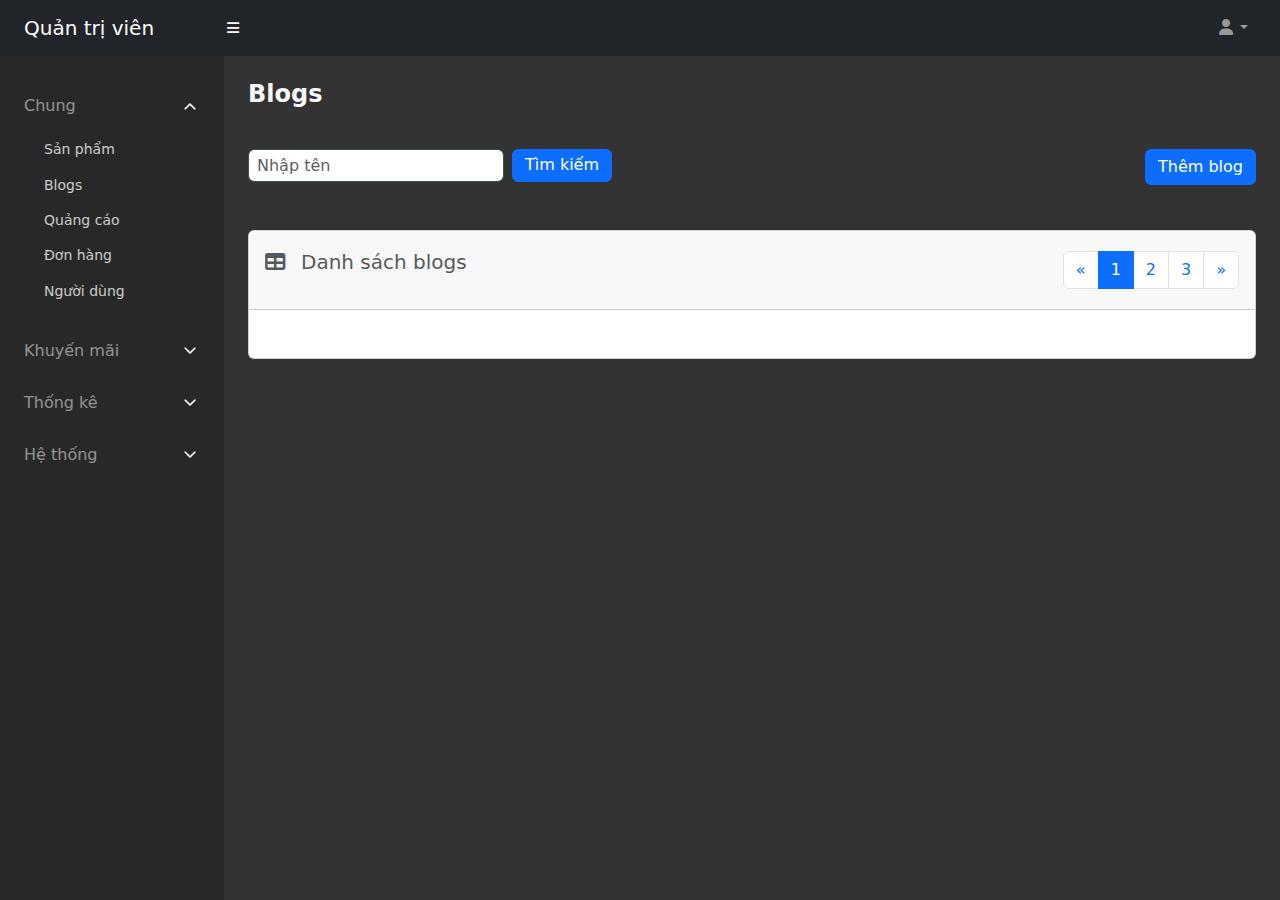
<file: admin/blog.html>
<!DOCTYPE html>
<html lang="en">
<head>
    <meta charset="UTF-8">
    <meta name="viewport" content="width=device-width, initial-scale=1.0">
    <title>Dashboard | Admin</title>

    <!-- Google Font -->
    <link rel="stylesheet" href="https://fonts.googleapis.com/css2?family=Nunito+Sans:wght@300;400;600;700;800;900&display=swap">
    <!-- CSS icon from Font Awesome -->
    <link rel="stylesheet" href="https://cdnjs.cloudflare.com/ajax/libs/font-awesome/6.4.2/css/all.min.css">
    <!-- CSS Bootstrap -->
    <link rel="stylesheet" href="https://cdn.jsdelivr.net/npm/bootstrap@5.3.3/dist/css/bootstrap.min.css" integrity="sha384-QWTKZyjpPEjISv5WaRU9OFeRpok6YctnYmDr5pNlyT2bRjXh0JMhjY6hW+ALEwIH" crossorigin="anonymous">
    <!-- CSS custom -->
    <link rel="stylesheet" href="assets/css/notify.css">
    <link rel="stylesheet" href="assets/css/dashboard.css">
    <link rel="stylesheet" href="assets/css/slide.css">
</head>

<body>
    <!-- Pop up to show notifications -->
    <div id="notify">
        <div class="d-flex align-items-center">
            <div class="notify-status d-flex justify-content-center align-items-center px-3 px-md-4 fs-1">
                <i class="fa-solid fa-circle-check"></i>
                <i class="fa-solid fa-bug"></i>
                <i class="fa-solid fa-triangle-exclamation"></i>
                <i class="fa-regular fa-comment-dots"></i>
            </div>
    
            <div class="notify-content">
                <div id="notify-title">This is title</div>
                <div id="notify-message">This is a example message.</div>
            </div>
             
            <div id="notify-close-button" class="justify-content-center align-items-center px-2 px-md-3 fs-3">
                <i class="w-75 p-3 text-secondary fa-solid fa-xmark"></i>
            </div>
        </div>

        <div class="w-100 py-3 pe-4 justify-content-end notify-response" id="notify-response">
            <button class="ok me-2 fw-bold" id="ok">Ok</button>
            <button class="cancell fw-bold" id="cancell">Hủy</button>
        </div>
    </div>
    
    <!-- Loading animation -->
    <div id="popup-loader">
    	<div class="circle"></div>
    </div>

    <!-- Body -->
    <nav class="navbar navbar-expand fixed-top navbar-dark bg-dark">
        <!-- Navbar Brand-->
        <a class="navbar-brand ps-4" href="dashboard.html">Quản trị viên</a>
        <!-- Sidebar Toggle-->
        <button class="btn btn-dark btn-sm order-1 order-lg-0 ms-md-5 me-3 me-lg-0" type="button" data-bs-toggle="collapse" data-bs-target="#sideBarNav">
            <i class="fas fa-bars"></i>
        </button>
        
        <!-- Navbar-->
        <ul class="navbar-nav ms-auto me-3 me-lg-4">
            <li class="nav-item dropdown">
                <a class="nav-link dropdown-toggle" id="navbarDropdown" href="#" role="button" data-bs-toggle="dropdown" aria-expanded="false"><i class="fas fa-user fa-fw"></i></a>
                <ul class="dropdown-menu dropdown-menu-end" aria-labelledby="navbarDropdown">
                    <li><a class="dropdown-item" href="#!">Cài đặt</a></li>
                    <li><a class="dropdown-item" href="#!">Tài khoản</a></li>
                    <li><hr class="dropdown-divider" /></li>
                    <li><a class="dropdown-item" href="#!">Đăng xuất</a></li>
                </ul>
            </li>
        </ul>
    </nav>

    <div class="content d-flex vw-100">
        <div class="collapse collapse-horizontal show vh-100" id="sideBarNav">
            <div class="h-100 navbar-left">
                <!-- Sidebar controls -->
                <div class="accordion pt-3" id="accordionNav">
                    <div class="accordion-item border-0">
                        <h2 class="accordion-header">
                            <button class="accordion-button px-4 py-3" type="button" 
                                                                    data-bs-toggle="collapse" 
                                                                    data-bs-target="#collapse-general" 
                                                                    aria-expanded="true" 
                                                                    aria-controls="collapse-general">
                                <h4 class="m-0 text-light fs-6 fw-medium opacity-50">Chung</h4>
                            </button>
                        </h2>
                        <div id="collapse-general" class="accordion-collapse collapse show" data-bs-parent="#accordionNav">
                            <div class="accordion-body px-0 pt-0">
                                <div class="">
                                    <a href="dashboard.html" class="text-decoration-none"><div class="navbtn">Sản phẩm</div></a>
                                    <a href="blog.html" class="text-decoration-none"><div class="navbtn">Blogs</div></a>
                                    <a href="slide.html" class="text-decoration-none"><div class="navbtn">Quảng cáo</div></a>
                                    <a href="order.html" class="text-decoration-none"><div class="navbtn">Đơn hàng</div></a>
                                    <a href="users.html" class="text-decoration-none"><div class="navbtn">Người dùng</div></a>
                                </div>
                            </div>
                        </div>
                    </div>

                    <div class="accordion-item border-0">
                        <h2 class="accordion-header">
                            <button class="accordion-button collapsed px-4 py-3" type="button" 
                                                                            data-bs-toggle="collapse" 
                                                                            data-bs-target="#collapse-discount" 
                                                                            aria-expanded="false" 
                                                                            aria-controls="collapse-discount">
                                <h4 class="m-0 text-light fs-6 fw-medium opacity-50">Khuyến mãi</h4>
                            </button>
                        </h2>
                        <div id="collapse-discount" class="accordion-collapse collapse" data-bs-parent="#accordionNav">
                            <div class="accordion-body px-0 pt-0">
                                <div class="text-light fs-6 fw-normal">
                                    <a href="dashboard.html" class="text-decoration-none"><div class="navbtn">Giảm giá</div></a>
                                    <a href="dashboard.html" class="text-decoration-none"><div class="navbtn">Khác</div></a>
                                </div>
                            </div>
                        </div>
                    </div>

                    <div class="accordion-item border-0">
                        <h2 class="accordion-header">
                            <button class="accordion-button collapsed px-4 py-3" type="button" 
                                                                            data-bs-toggle="collapse" 
                                                                            data-bs-target="#collapse-chart" 
                                                                            aria-expanded="false" 
                                                                            aria-controls="collapse-chart">
                                <h4 class="m-0 text-light fs-6 fw-medium opacity-50">Thống kê</h4>
                            </button>
                        </h2>
                        <div id="collapse-chart" class="accordion-collapse collapse" data-bs-parent="#accordionNav">
                            <div class="accordion-body px-0 pt-0">
                                <div class="text-light fs-6 fw-normal">
                                    <a href="dashboard.html" class="text-decoration-none"><div class="navbtn">Doanh số</div></a>
                                    <a href="dashboard.html" class="text-decoration-none"><div class="navbtn">Biểu đồ</div></a>
                                </div>
                            </div>
                        </div>
                    </div>

                    <div class="accordion-item border-0">
                        <h2 class="accordion-header">
                            <button class="accordion-button collapsed px-4 py-3" type="button" 
                                                                            data-bs-toggle="collapse" 
                                                                            data-bs-target="#collapse-system" 
                                                                            aria-expanded="false" 
                                                                            aria-controls="collapse-system">
                                <h4 class="m-0 text-light fs-6 fw-medium opacity-50">Hệ thống</h4>
                            </button>
                        </h2>
                        <div id="collapse-system" class="accordion-collapse collapse" data-bs-parent="#accordionNav">
                            <div class="accordion-body px-0 pt-0">
                                <div class="text-light fs-6 fw-normal">
                                    <a href="dashboard.html" class="text-decoration-none"><div class="navbtn">Thanh toán</div></a>
                                    <a href="dashboard.html" class="text-decoration-none"><div class="navbtn">Hỗ trợ</div></a>
                                </div>
                            </div>
                        </div>
                    </div>
                </div>
            </div>
        </div>

        <div class="vh-100 content-wrapper px-2 px-lg-4">
            <h4 class="p-3 ps-lg-0 fs-4 text-light fw-semibold">Blogs</h4>

            <div class="w-100 d-flex flex-wrap justify-content-between my-4">
                <div class="d-flex form-search-book mb-4">
                    <input type="text" class="flex-1 h-100 form-control form-search-input" id="search-book-input" placeholder="Nhập tên">
                    <button type="button" class="ms-2 btn btn-primary py-0 fw-medium" id="search-book-button">Tìm kiếm</button>
                </div>

                <a href="" class="text-decoration-none">
                    <button type="button" class="btn btn-primary ms-auto py-0 fw-medium add-new">Thêm blog</button>
                </a>
            </div>

            <div class="card mb-4 w-100">
                <div class="card-header d-flex flex-wrap justify-content-between align-items-center py-3">
                    <div class="mb-3 fs-5 fw-medium opacity-75"><i class="fas fa-table me-3"></i>Danh sách blogs</div>

                    <div class="panigations-box ms-auto">
                        <nav>
                            <ul class="pagination m-0">
                                <li class="page-item">
                                    <a class="page-link" href="#">
                                        <span aria-hidden="true">&laquo;</span>
                                    </a>
                                </li>
                                <li class="page-item active"><a class="page-link" href="#">1</a></li>
                                <li class="page-item"><a class="page-link" href="#">2</a></li>
                                <li class="page-item"><a class="page-link" href="#">3</a></li>
                                <li class="page-item">
                                    <a class="page-link" href="#">
                                        <span aria-hidden="true">&raquo;</span>
                                    </a>
                                </li>
                            </ul>
                        </nav>
                    </div>
                </div>

                <div class="card-body">
                    <table id="table-list-slides" class="w-100 table table-striped table-bordered table-hover">
                        
                    </table>
                </div>
            </div>
        </div>
    </div>
    <!-- End Body -->

    <script src="https://cdn.jsdelivr.net/npm/bootstrap@5.3.3/dist/js/bootstrap.bundle.min.js" integrity="sha384-YvpcrYf0tY3lHB60NNkmXc5s9fDVZLESaAA55NDzOxhy9GkcIdslK1eN7N6jIeHz" crossorigin="anonymous"></script>
    
    <!-- Custom JS -->
    <script src="assets/js/notify.js"></script>
    <script src="assets/js/dashboard.js"></script>

    <script>
        // Kiểm tra kích thước màn hình và đóng phần tử collapse nếu trên thiết bị di động
        if (window.innerWidth < 768) {
            var sideBarNav = document.getElementById('sideBarNav');
            sideBarNav.classList.remove('show'); // Xóa lớp 'show' để đóng phần tử
        }
    </script>
</body>
</html>
</file>
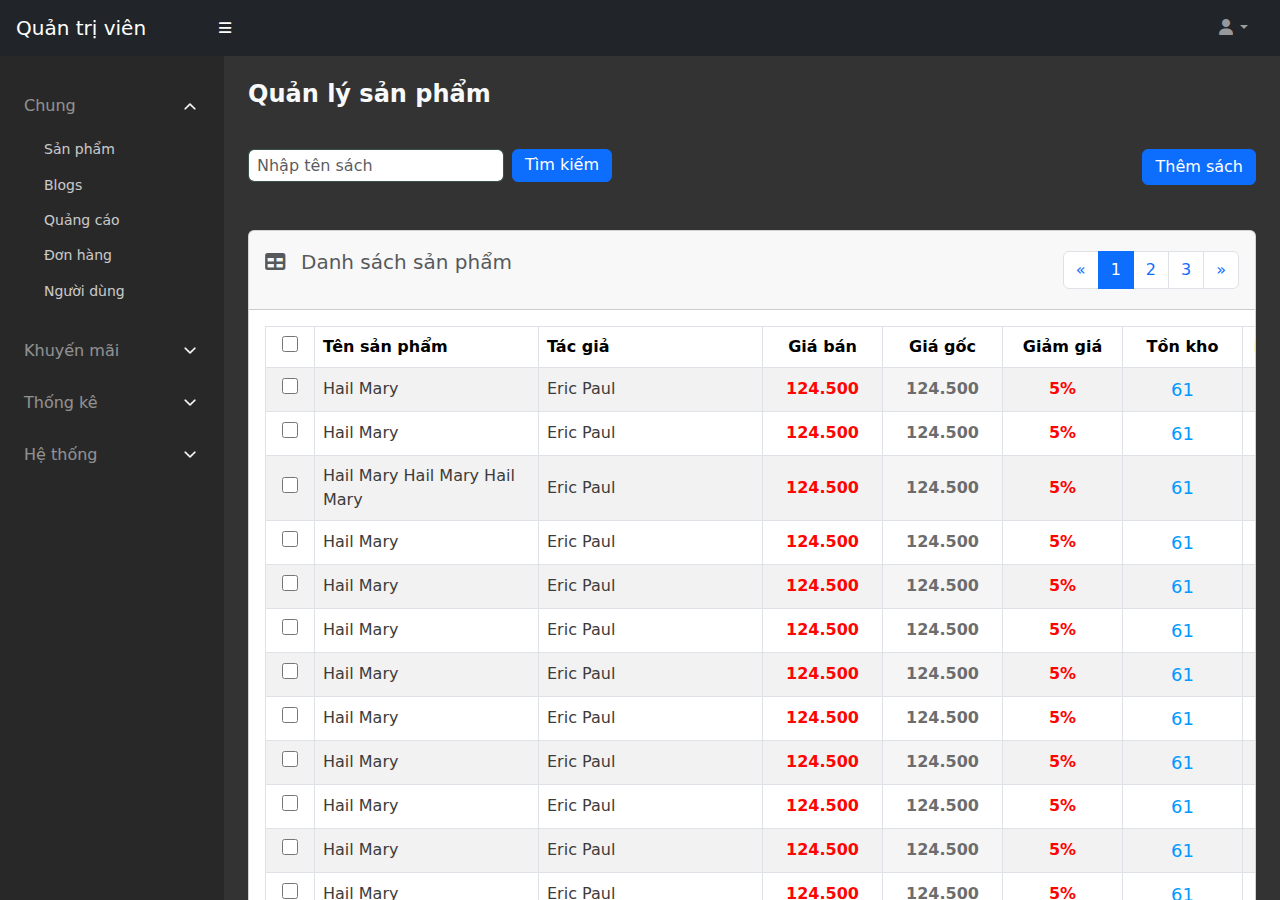
<file: admin/dashboard.html>
<!DOCTYPE html>
<html lang="en">
<head>
    <meta charset="UTF-8">
    <meta name="viewport" content="width=device-width, initial-scale=1.0">
    <title>Dashboard | Admin</title>

    <!-- Google Font -->
    <link rel="stylesheet" href="https://fonts.googleapis.com/css2?family=Nunito+Sans:wght@300;400;600;700;800;900&display=swap">
    <!-- CSS icon from Font Awesome -->
    <link rel="stylesheet" href="https://cdnjs.cloudflare.com/ajax/libs/font-awesome/6.4.2/css/all.min.css">
    <!-- CSS Bootstrap -->
    <link rel="stylesheet" href="https://cdn.jsdelivr.net/npm/bootstrap@5.3.3/dist/css/bootstrap.min.css" integrity="sha384-QWTKZyjpPEjISv5WaRU9OFeRpok6YctnYmDr5pNlyT2bRjXh0JMhjY6hW+ALEwIH" crossorigin="anonymous">
    <!-- CSS custom -->
    <link rel="stylesheet" href="assets/css/notify.css">
    <link rel="stylesheet" href="assets/css/dashboard.css">
</head>

<body>
    <!-- Pop up to show notifications -->
    <div id="notify">
        <div class="d-flex align-items-center">
            <div class="notify-status d-flex justify-content-center align-items-center px-3 px-md-4 fs-1">
                <i class="fa-solid fa-circle-check"></i>
                <i class="fa-solid fa-bug"></i>
                <i class="fa-solid fa-triangle-exclamation"></i>
                <i class="fa-regular fa-comment-dots"></i>
            </div>
    
            <div class="notify-content">
                <div id="notify-title">This is title</div>
                <div id="notify-message">This is a example message.</div>
            </div>
             
            <div id="notify-close-button" class="justify-content-center align-items-center px-2 px-md-3 fs-3">
                <i class="w-75 p-3 text-secondary fa-solid fa-xmark"></i>
            </div>
        </div>

        <div class="w-100 py-3 pe-4 justify-content-end notify-response" id="notify-response">
            <button class="ok me-2 fw-bold" id="ok">Ok</button>
            <button class="cancell fw-bold" id="cancell">Hủy</button>
        </div>
    </div>
    
    <!-- Loading animation -->
    <div id="popup-loader">
    	<div class="circle"></div>
    </div>

    <!-- Body -->
    <nav class="navbar navbar-expand fixed-top navbar-dark bg-dark">
        <!-- Navbar Brand-->
        <a class="navbar-brand ps-3" href="dashboard.html">Quản trị viên</a>
        <!-- Sidebar Toggle-->
        <button class="btn btn-dark btn-sm order-1 order-lg-0 ms-md-5 me-3 me-lg-0" type="button" data-bs-toggle="collapse" data-bs-target="#sideBarNav">
            <i class="fas fa-bars"></i>
        </button>
        
        <!-- Navbar-->
        <ul class="navbar-nav ms-auto me-3 me-lg-4">
            <li class="nav-item dropdown">
                <a class="nav-link dropdown-toggle" id="navbarDropdown" href="#" role="button" data-bs-toggle="dropdown" aria-expanded="false"><i class="fas fa-user fa-fw"></i></a>
                <ul class="dropdown-menu dropdown-menu-end" aria-labelledby="navbarDropdown">
                    <li><a class="dropdown-item" href="#!">Cài đặt</a></li>
                    <li><a class="dropdown-item" href="#!">Tài khoản</a></li>
                    <li><hr class="dropdown-divider" /></li>
                    <li><a class="dropdown-item" href="#!">Đăng xuất</a></li>
                </ul>
            </li>
        </ul>
    </nav>

    <div class="content d-flex vw-100">
        <div class="collapse collapse-horizontal show vh-100" id="sideBarNav">
            <div class="h-100 navbar-left">
                <!-- Sidebar controls -->
                <div class="accordion pt-3" id="accordionNav">
                    <div class="accordion-item border-0">
                        <h2 class="accordion-header">
                            <button class="accordion-button px-4 py-3" type="button" 
                                                                    data-bs-toggle="collapse" 
                                                                    data-bs-target="#collapse-general" 
                                                                    aria-expanded="true" 
                                                                    aria-controls="collapse-general">
                                <h4 class="m-0 text-light fs-6 fw-medium opacity-50">Chung</h4>
                            </button>
                        </h2>
                        <div id="collapse-general" class="accordion-collapse collapse show" data-bs-parent="#accordionNav">
                            <div class="accordion-body px-0 pt-0">
                                <div class="">
                                    <a href="dashboard.html" class="text-decoration-none"><div class="navbtn">Sản phẩm</div></a>
                                    <a href="blog.html" class="text-decoration-none"><div class="navbtn">Blogs</div></a>
                                    <a href="slide.html" class="text-decoration-none"><div class="navbtn">Quảng cáo</div></a>
                                    <a href="order.html" class="text-decoration-none"><div class="navbtn">Đơn hàng</div></a>
                                    <a href="users.html" class="text-decoration-none"><div class="navbtn">Người dùng</div></a>
                                </div>
                            </div>
                        </div>
                    </div>

                    <div class="accordion-item border-0">
                        <h2 class="accordion-header">
                            <button class="accordion-button collapsed px-4 py-3" type="button" 
                                                                            data-bs-toggle="collapse" 
                                                                            data-bs-target="#collapse-discount" 
                                                                            aria-expanded="false" 
                                                                            aria-controls="collapse-discount">
                                <h4 class="m-0 text-light fs-6 fw-medium opacity-50">Khuyến mãi</h4>
                            </button>
                        </h2>
                        <div id="collapse-discount" class="accordion-collapse collapse" data-bs-parent="#accordionNav">
                            <div class="accordion-body px-0 pt-0">
                                <div class="text-light fs-6 fw-normal">
                                    <a href="dashboard.html" class="text-decoration-none"><div class="navbtn">Giảm giá</div></a>
                                    <a href="dashboard.html" class="text-decoration-none"><div class="navbtn">Khác</div></a>
                                </div>
                            </div>
                        </div>
                    </div>

                    <div class="accordion-item border-0">
                        <h2 class="accordion-header">
                            <button class="accordion-button collapsed px-4 py-3" type="button" 
                                                                            data-bs-toggle="collapse" 
                                                                            data-bs-target="#collapse-chart" 
                                                                            aria-expanded="false" 
                                                                            aria-controls="collapse-chart">
                                <h4 class="m-0 text-light fs-6 fw-medium opacity-50">Thống kê</h4>
                            </button>
                        </h2>
                        <div id="collapse-chart" class="accordion-collapse collapse" data-bs-parent="#accordionNav">
                            <div class="accordion-body px-0 pt-0">
                                <div class="text-light fs-6 fw-normal">
                                    <a href="dashboard.html" class="text-decoration-none"><div class="navbtn">Doanh số</div></a>
                                    <a href="dashboard.html" class="text-decoration-none"><div class="navbtn">Biểu đồ</div></a>
                                </div>
                            </div>
                        </div>
                    </div>

                    <div class="accordion-item border-0">
                        <h2 class="accordion-header">
                            <button class="accordion-button collapsed px-4 py-3" type="button" 
                                                                            data-bs-toggle="collapse" 
                                                                            data-bs-target="#collapse-system" 
                                                                            aria-expanded="false" 
                                                                            aria-controls="collapse-system">
                                <h4 class="m-0 text-light fs-6 fw-medium opacity-50">Hệ thống</h4>
                            </button>
                        </h2>
                        <div id="collapse-system" class="accordion-collapse collapse" data-bs-parent="#accordionNav">
                            <div class="accordion-body px-0 pt-0">
                                <div class="text-light fs-6 fw-normal">
                                    <a href="dashboard.html" class="text-decoration-none"><div class="navbtn">Thanh toán</div></a>
                                    <a href="dashboard.html" class="text-decoration-none"><div class="navbtn">Hỗ trợ</div></a>
                                </div>
                            </div>
                        </div>
                    </div>
                </div>
            </div>
        </div>

        <div class="vh-100 content-wrapper px-2 px-lg-4">
            <h4 class="p-3 ps-lg-0 fs-4 text-light fw-semibold">Quản lý sản phẩm</h4>

            <div class="w-100 d-flex flex-wrap justify-content-between my-4">
                <div class="d-flex form-search-book mb-4">
                    <input type="text" class="flex-1 h-100 form-control form-search-input" id="search-book-input" placeholder="Nhập tên sách">
                    <button type="button" class="ms-2 btn btn-primary py-0 fw-medium" id="search-book-button">Tìm kiếm</button>
                </div>

                <a href="add-book.html" class="text-decoration-none">
                    <button type="button" class="btn btn-primary py-0 fw-medium add-new">Thêm sách</button>
                </a>
            </div>

            <div class="card mb-4 w-100">
                <div class="card-header d-flex flex-wrap justify-content-between align-items-center py-3">
                    <div class="mb-3 fs-5 fw-medium opacity-75"><i class="fas fa-table me-3"></i>Danh sách sản phẩm</div>

                    <div class="panigations-box ms-auto">
                        <nav>
                            <ul class="pagination m-0">
                                <li class="page-item">
                                    <a class="page-link" href="#">
                                        <span aria-hidden="true">&laquo;</span>
                                    </a>
                                </li>
                                <li class="page-item active"><a class="page-link" href="#">1</a></li>
                                <li class="page-item"><a class="page-link" href="#">2</a></li>
                                <li class="page-item"><a class="page-link" href="#">3</a></li>
                                <li class="page-item">
                                    <a class="page-link" href="#">
                                        <span aria-hidden="true">&raquo;</span>
                                    </a>
                                </li>
                            </ul>
                        </nav>
                    </div>
                </div>
                <div class="card-body">
                    <table id="table-list-books" class="w-100 table table-striped table-bordered table-hover">
                        <thead>
                            <tr>
                                <th class=""><input type="checkbox" name="table-select-all" id="table-select-all"></th>
                                <th class="col-4">Tên sản phẩm</th>
                                <th class="col-2">Tác giả</th>
                                <th class="col-1 text-center">Giá bán</th>
                                <th class="col-1 text-center">Giá gốc</th>
                                <th class="col-1 text-center">Giảm giá</th>
                                <th class="col-1 text-center">Tồn kho</th>
                                <th class="col-1 text-center">Ngày thêm</th>
                                <th class="col-1 text-center">Chỉnh sửa</th>
                            </tr>
                        </thead>
                        
                        <tbody>
                            <tr>
                                <td><input type="checkbox" name="table-select"></td>
                                <td class="table-title">Hail Mary</td>
                                <td class="table-author">Eric Paul</td>
                                <td class="table-price text-center ">124.500</td>
                                <td class="table-cost text-center ">124.500</td>
                                <td class="table-discount text-center ">5%</td>
                                <td class="table-stock text-center ">61</td>
                                <td class="table-date text-center ">2011/04/25</td>
                                <td>
                                    <div class="w-100 h-100 d-flex justify-content-evenly">
                                        <a href="" class="flex-fill edit-book"><i class="fa-regular fa-pen-to-square"></i></a>
                                        <a href="" class="flex-fill delete-book"><i class="fa-regular fa-trash-can"></i></a>
                                    </div>
                                </td>
                            </tr>
                            
                            <tr>
                                <td><input type="checkbox" name="table-select"></td>
                                <td class="table-title">Hail Mary</td>
                                <td class="table-author">Eric Paul</td>
                                <td class="table-price text-center ">124.500</td>
                                <td class="table-cost text-center ">124.500</td>
                                <td class="table-discount text-center ">5%</td>
                                <td class="table-stock text-center ">61</td>
                                <td class="table-date text-center ">2011/04/25</td>
                                <td>
                                    <div class="w-100 h-100 d-flex justify-content-evenly">
                                        <a href="" class="flex-fill edit-book"><i class="fa-regular fa-pen-to-square"></i></a>
                                        <a href="" class="flex-fill delete-book"><i class="fa-regular fa-trash-can"></i></a>
                                    </div>
                                </td>
                            </tr>

                            <tr>
                                <td><input type="checkbox" name="table-select"></td>
                                <td class="table-title">Hail Mary Hail Mary Hail Mary</td>
                                <td class="table-author">Eric Paul</td>
                                <td class="table-price text-center ">124.500</td>
                                <td class="table-cost text-center ">124.500</td>
                                <td class="table-discount text-center ">5%</td>
                                <td class="table-stock text-center ">61</td>
                                <td class="table-date text-center ">2011/04/25</td>
                                <td>
                                    <div class="w-100 h-100 d-flex justify-content-evenly">
                                        <a href="" class="flex-fill edit-book"><i class="fa-regular fa-pen-to-square"></i></a>
                                        <a href="" class="flex-fill delete-book"><i class="fa-regular fa-trash-can"></i></a>
                                    </div>
                                </td>
                            </tr>

                            <tr>
                                <td><input type="checkbox" name="table-select"></td>
                                <td class="table-title">Hail Mary</td>
                                <td class="table-author">Eric Paul</td>
                                <td class="table-price text-center ">124.500</td>
                                <td class="table-cost text-center ">124.500</td>
                                <td class="table-discount text-center ">5%</td>
                                <td class="table-stock text-center ">61</td>
                                <td class="table-date text-center ">2011/04/25</td>
                                <td>
                                    <div class="w-100 h-100 d-flex justify-content-evenly">
                                        <a href="" class="flex-fill edit-book"><i class="fa-regular fa-pen-to-square"></i></a>
                                        <a href="" class="flex-fill delete-book"><i class="fa-regular fa-trash-can"></i></a>
                                    </div>
                                </td>
                            </tr>

                            <tr>
                                <td><input type="checkbox" name="table-select"></td>
                                <td class="table-title">Hail Mary</td>
                                <td class="table-author">Eric Paul</td>
                                <td class="table-price text-center ">124.500</td>
                                <td class="table-cost text-center ">124.500</td>
                                <td class="table-discount text-center ">5%</td>
                                <td class="table-stock text-center ">61</td>
                                <td class="table-date text-center ">2011/04/25</td>
                                <td>
                                    <div class="w-100 h-100 d-flex justify-content-evenly">
                                        <a href="" class="flex-fill edit-book"><i class="fa-regular fa-pen-to-square"></i></a>
                                        <a href="" class="flex-fill delete-book"><i class="fa-regular fa-trash-can"></i></a>
                                    </div>
                                </td>
                            </tr>

                            <tr>
                                <td><input type="checkbox" name="table-select"></td>
                                <td class="table-title">Hail Mary</td>
                                <td class="table-author">Eric Paul</td>
                                <td class="table-price text-center ">124.500</td>
                                <td class="table-cost text-center ">124.500</td>
                                <td class="table-discount text-center ">5%</td>
                                <td class="table-stock text-center ">61</td>
                                <td class="table-date text-center ">2011/04/25</td>
                                <td>
                                    <div class="w-100 h-100 d-flex justify-content-evenly">
                                        <a href="" class="flex-fill edit-book"><i class="fa-regular fa-pen-to-square"></i></a>
                                        <a href="" class="flex-fill delete-book"><i class="fa-regular fa-trash-can"></i></a>
                                    </div>
                                </td>
                            </tr>

                            <tr>
                                <td><input type="checkbox" name="table-select"></td>
                                <td class="table-title">Hail Mary</td>
                                <td class="table-author">Eric Paul</td>
                                <td class="table-price text-center ">124.500</td>
                                <td class="table-cost text-center ">124.500</td>
                                <td class="table-discount text-center ">5%</td>
                                <td class="table-stock text-center ">61</td>
                                <td class="table-date text-center ">2011/04/25</td>
                                <td>
                                    <div class="w-100 h-100 d-flex justify-content-evenly">
                                        <a href="" class="flex-fill edit-book"><i class="fa-regular fa-pen-to-square"></i></a>
                                        <a href="" class="flex-fill delete-book"><i class="fa-regular fa-trash-can"></i></a>
                                    </div>
                                </td>
                            </tr>

                            <tr>
                                <td><input type="checkbox" name="table-select"></td>
                                <td class="table-title">Hail Mary</td>
                                <td class="table-author">Eric Paul</td>
                                <td class="table-price text-center ">124.500</td>
                                <td class="table-cost text-center ">124.500</td>
                                <td class="table-discount text-center ">5%</td>
                                <td class="table-stock text-center ">61</td>
                                <td class="table-date text-center ">2011/04/25</td>
                                <td>
                                    <div class="w-100 h-100 d-flex justify-content-evenly">
                                        <a href="" class="flex-fill edit-book"><i class="fa-regular fa-pen-to-square"></i></a>
                                        <a href="" class="flex-fill delete-book"><i class="fa-regular fa-trash-can"></i></a>
                                    </div>
                                </td>
                            </tr>

                            <tr>
                                <td><input type="checkbox" name="table-select"></td>
                                <td class="table-title">Hail Mary</td>
                                <td class="table-author">Eric Paul</td>
                                <td class="table-price text-center ">124.500</td>
                                <td class="table-cost text-center ">124.500</td>
                                <td class="table-discount text-center ">5%</td>
                                <td class="table-stock text-center ">61</td>
                                <td class="table-date text-center ">2011/04/25</td>
                                <td>
                                    <div class="w-100 h-100 d-flex justify-content-evenly">
                                        <a href="" class="flex-fill edit-book"><i class="fa-regular fa-pen-to-square"></i></a>
                                        <a href="" class="flex-fill delete-book"><i class="fa-regular fa-trash-can"></i></a>
                                    </div>
                                </td>
                            </tr>

                            <tr>
                                <td><input type="checkbox" name="table-select"></td>
                                <td class="table-title">Hail Mary</td>
                                <td class="table-author">Eric Paul</td>
                                <td class="table-price text-center ">124.500</td>
                                <td class="table-cost text-center ">124.500</td>
                                <td class="table-discount text-center ">5%</td>
                                <td class="table-stock text-center ">61</td>
                                <td class="table-date text-center ">2011/04/25</td>
                                <td>
                                    <div class="w-100 h-100 d-flex justify-content-evenly">
                                        <a href="" class="flex-fill edit-book"><i class="fa-regular fa-pen-to-square"></i></a>
                                        <a href="" class="flex-fill delete-book"><i class="fa-regular fa-trash-can"></i></a>
                                    </div>
                                </td>
                            </tr>

                            <tr>
                                <td><input type="checkbox" name="table-select"></td>
                                <td class="table-title">Hail Mary</td>
                                <td class="table-author">Eric Paul</td>
                                <td class="table-price text-center ">124.500</td>
                                <td class="table-cost text-center ">124.500</td>
                                <td class="table-discount text-center ">5%</td>
                                <td class="table-stock text-center ">61</td>
                                <td class="table-date text-center ">2011/04/25</td>
                                <td>
                                    <div class="w-100 h-100 d-flex justify-content-evenly">
                                        <a href="" class="flex-fill edit-book"><i class="fa-regular fa-pen-to-square"></i></a>
                                        <a href="" class="flex-fill delete-book"><i class="fa-regular fa-trash-can"></i></a>
                                    </div>
                                </td>
                            </tr>

                            <tr>
                                <td><input type="checkbox" name="table-select"></td>
                                <td class="table-title">Hail Mary</td>
                                <td class="table-author">Eric Paul</td>
                                <td class="table-price text-center ">124.500</td>
                                <td class="table-cost text-center ">124.500</td>
                                <td class="table-discount text-center ">5%</td>
                                <td class="table-stock text-center ">61</td>
                                <td class="table-date text-center ">2011/04/25</td>
                                <td>
                                    <div class="w-100 h-100 d-flex justify-content-evenly">
                                        <a href="" class="flex-fill edit-book"><i class="fa-regular fa-pen-to-square"></i></a>
                                        <a href="" class="flex-fill delete-book"><i class="fa-regular fa-trash-can"></i></a>
                                    </div>
                                </td>
                            </tr>

                            <tr>
                                <td><input type="checkbox" name="table-select"></td>
                                <td class="table-title">Hail Mary</td>
                                <td class="table-author">Eric Paul</td>
                                <td class="table-price text-center ">124.500</td>
                                <td class="table-cost text-center ">124.500</td>
                                <td class="table-discount text-center ">5%</td>
                                <td class="table-stock text-center ">61</td>
                                <td class="table-date text-center ">2011/04/25</td>
                                <td>
                                    <div class="w-100 h-100 d-flex justify-content-evenly">
                                        <a href="" class="flex-fill edit-book"><i class="fa-regular fa-pen-to-square"></i></a>
                                        <a href="" class="flex-fill delete-book"><i class="fa-regular fa-trash-can"></i></a>
                                    </div>
                                </td>
                            </tr>

                            <tr>
                                <td><input type="checkbox" name="table-select"></td>
                                <td class="table-title">Hail Mary</td>
                                <td class="table-author">Eric Paul</td>
                                <td class="table-price text-center ">124.500</td>
                                <td class="table-cost text-center ">124.500</td>
                                <td class="table-discount text-center ">5%</td>
                                <td class="table-stock text-center ">61</td>
                                <td class="table-date text-center ">2011/04/25</td>
                                <td>
                                    <div class="w-100 h-100 d-flex justify-content-evenly">
                                        <a href="" class="flex-fill edit-book"><i class="fa-regular fa-pen-to-square"></i></a>
                                        <a href="" class="flex-fill delete-book"><i class="fa-regular fa-trash-can"></i></a>
                                    </div>
                                </td>
                            </tr>

                            <tr>
                                <td><input type="checkbox" name="table-select"></td>
                                <td class="table-title">Hail Mary</td>
                                <td class="table-author">Eric Paul</td>
                                <td class="table-price text-center ">124.500</td>
                                <td class="table-cost text-center ">124.500</td>
                                <td class="table-discount text-center ">5%</td>
                                <td class="table-stock text-center ">61</td>
                                <td class="table-date text-center ">2011/04/25</td>
                                <td>
                                    <div class="w-100 h-100 d-flex justify-content-evenly">
                                        <a href="" class="flex-fill edit-book"><i class="fa-regular fa-pen-to-square"></i></a>
                                        <a href="" class="flex-fill delete-book"><i class="fa-regular fa-trash-can"></i></a>
                                    </div>
                                </td>
                            </tr>

                            <tr>
                                <td><input type="checkbox" name="table-select"></td>
                                <td class="table-title">Hail Mary</td>
                                <td class="table-author">Eric Paul</td>
                                <td class="table-price text-center ">124.500</td>
                                <td class="table-cost text-center ">124.500</td>
                                <td class="table-discount text-center ">5%</td>
                                <td class="table-stock text-center ">61</td>
                                <td class="table-date text-center ">2011/04/25</td>
                                <td>
                                    <div class="w-100 h-100 d-flex justify-content-evenly">
                                        <a href="" class="flex-fill edit-book"><i class="fa-regular fa-pen-to-square"></i></a>
                                        <a href="" class="flex-fill delete-book"><i class="fa-regular fa-trash-can"></i></a>
                                    </div>
                                </td>
                            </tr>

                            <tr>
                                <td><input type="checkbox" name="table-select"></td>
                                <td class="table-title">Hail Mary</td>
                                <td class="table-author">Eric Paul</td>
                                <td class="table-price text-center ">124.500</td>
                                <td class="table-cost text-center ">124.500</td>
                                <td class="table-discount text-center ">5%</td>
                                <td class="table-stock text-center ">61</td>
                                <td class="table-date text-center ">2011/04/25</td>
                                <td>
                                    <div class="w-100 h-100 d-flex justify-content-evenly">
                                        <a href="" class="flex-fill edit-book"><i class="fa-regular fa-pen-to-square"></i></a>
                                        <a href="" class="flex-fill delete-book"><i class="fa-regular fa-trash-can"></i></a>
                                    </div>
                                </td>
                            </tr>

                            <tr>
                                <td><input type="checkbox" name="table-select"></td>
                                <td class="table-title">Hail Mary</td>
                                <td class="table-author">Eric Paul</td>
                                <td class="table-price text-center ">124.500</td>
                                <td class="table-cost text-center ">124.500</td>
                                <td class="table-discount text-center ">5%</td>
                                <td class="table-stock text-center ">61</td>
                                <td class="table-date text-center ">2011/04/25</td>
                                <td>
                                    <div class="w-100 h-100 d-flex justify-content-evenly">
                                        <a href="" class="flex-fill edit-book"><i class="fa-regular fa-pen-to-square"></i></a>
                                        <a href="" class="flex-fill delete-book"><i class="fa-regular fa-trash-can"></i></a>
                                    </div>
                                </td>
                            </tr>

                            <tr>
                                <td><input type="checkbox" name="table-select"></td>
                                <td class="table-title">Hail Mary</td>
                                <td class="table-author">Eric Paul</td>
                                <td class="table-price text-center ">124.500</td>
                                <td class="table-cost text-center ">124.500</td>
                                <td class="table-discount text-center ">5%</td>
                                <td class="table-stock text-center ">61</td>
                                <td class="table-date text-center ">2011/04/25</td>
                                <td>
                                    <div class="w-100 h-100 d-flex justify-content-evenly">
                                        <a href="" class="flex-fill edit-book"><i class="fa-regular fa-pen-to-square"></i></a>
                                        <a href="" class="flex-fill delete-book"><i class="fa-regular fa-trash-can"></i></a>
                                    </div>
                                </td>
                            </tr>

                            <tr>
                                <td><input type="checkbox" name="table-select"></td>
                                <td class="table-title">Hail Mary</td>
                                <td class="table-author">Eric Paul</td>
                                <td class="table-price text-center ">124.500</td>
                                <td class="table-cost text-center ">124.500</td>
                                <td class="table-discount text-center ">5%</td>
                                <td class="table-stock text-center ">61</td>
                                <td class="table-date text-center ">2011/04/25</td>
                                <td>
                                    <div class="w-100 h-100 d-flex justify-content-evenly">
                                        <a href="" class="flex-fill edit-book"><i class="fa-regular fa-pen-to-square"></i></a>
                                        <a href="" class="flex-fill delete-book"><i class="fa-regular fa-trash-can"></i></a>
                                    </div>
                                </td>
                            </tr>

                            <tr>
                                <td><input type="checkbox" name="table-select"></td>
                                <td class="table-title">Hail Mary</td>
                                <td class="table-author">Eric Paul</td>
                                <td class="table-price text-center ">124.500</td>
                                <td class="table-cost text-center ">124.500</td>
                                <td class="table-discount text-center ">5%</td>
                                <td class="table-stock text-center ">61</td>
                                <td class="table-date text-center ">2011/04/25</td>
                                <td>
                                    <div class="w-100 h-100 d-flex justify-content-evenly">
                                        <a href="" class="flex-fill edit-book"><i class="fa-regular fa-pen-to-square"></i></a>
                                        <a href="" class="flex-fill delete-book"><i class="fa-regular fa-trash-can"></i></a>
                                    </div>
                                </td>
                            </tr>

                            <tr>
                                <td><input type="checkbox" name="table-select"></td>
                                <td class="table-title">Hail Mary</td>
                                <td class="table-author">Eric Paul</td>
                                <td class="table-price text-center ">124.500</td>
                                <td class="table-cost text-center ">124.500</td>
                                <td class="table-discount text-center ">5%</td>
                                <td class="table-stock text-center ">61</td>
                                <td class="table-date text-center ">2011/04/25</td>
                                <td>
                                    <div class="w-100 h-100 d-flex justify-content-evenly">
                                        <a href="" class="flex-fill edit-book"><i class="fa-regular fa-pen-to-square"></i></a>
                                        <a href="" class="flex-fill delete-book"><i class="fa-regular fa-trash-can"></i></a>
                                    </div>
                                </td>
                            </tr>
                        </tbody>
                    </table>
                </div>
            </div>
        </div>
    </div>
    <!-- End Body -->

    <script src="https://cdn.jsdelivr.net/npm/bootstrap@5.3.3/dist/js/bootstrap.bundle.min.js" integrity="sha384-YvpcrYf0tY3lHB60NNkmXc5s9fDVZLESaAA55NDzOxhy9GkcIdslK1eN7N6jIeHz" crossorigin="anonymous"></script>
    
    <!-- Custom JS -->
    <script src="assets/js/notify.js"></script>
    <script src="assets/js/dashboard.js"></script>

    <script>
        // Kiểm tra kích thước màn hình và đóng phần tử collapse nếu trên thiết bị di động
        if (window.innerWidth < 768) {
            var sideBarNav = document.getElementById('sideBarNav');
            sideBarNav.classList.remove('show'); // Xóa lớp 'show' để đóng phần tử
        }
    </script>
</body>
</html>
</file>
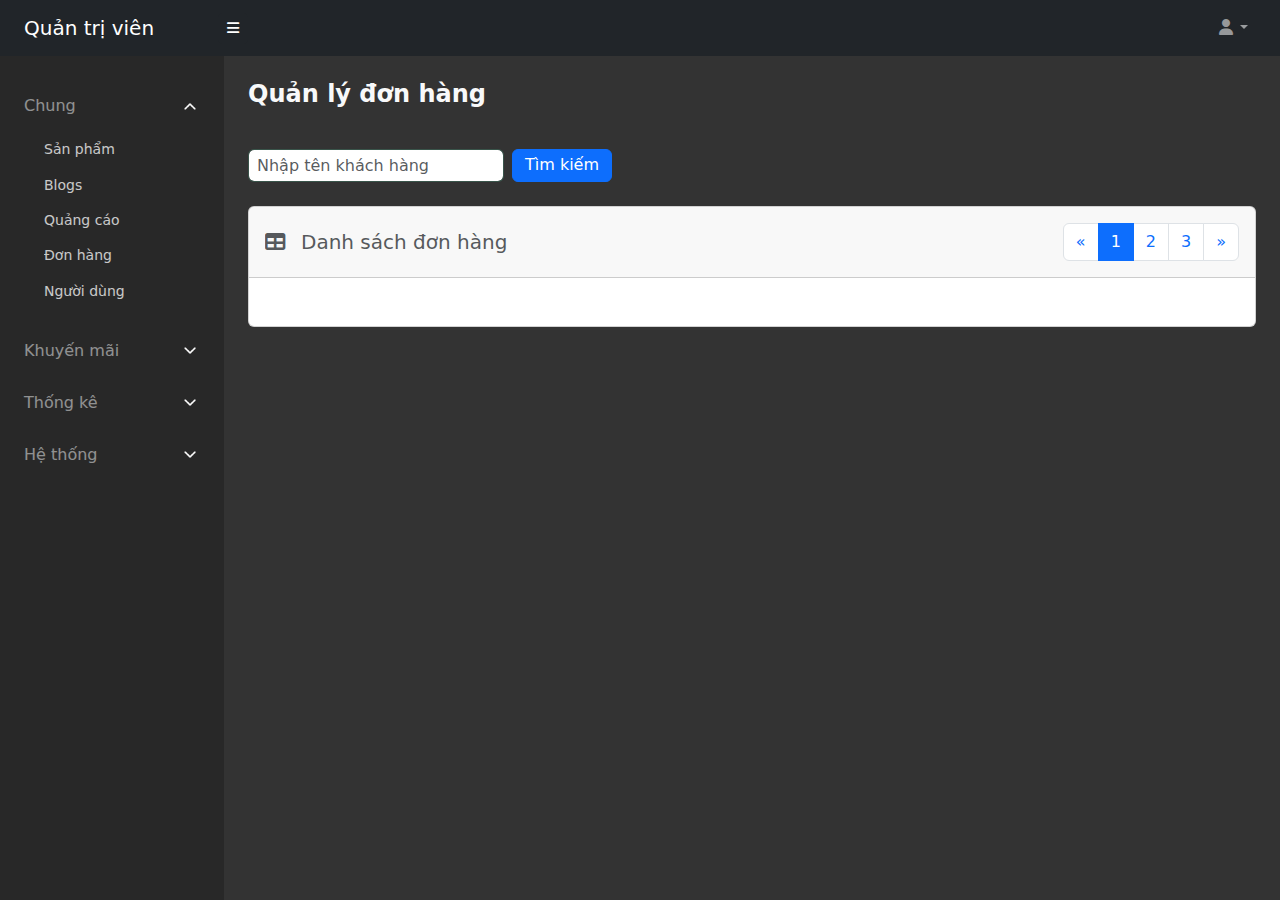
<file: admin/order.html>
<!DOCTYPE html>
<html lang="en">
<head>
    <meta charset="UTF-8">
    <meta name="viewport" content="width=device-width, initial-scale=1.0">
    <title>Dashboard | Admin</title>

    <!-- Google Font -->
    <link rel="stylesheet" href="https://fonts.googleapis.com/css2?family=Nunito+Sans:wght@300;400;600;700;800;900&display=swap">
    <!-- CSS icon from Font Awesome -->
    <link rel="stylesheet" href="https://cdnjs.cloudflare.com/ajax/libs/font-awesome/6.4.2/css/all.min.css">
    <!-- CSS Bootstrap -->
    <link rel="stylesheet" href="https://cdn.jsdelivr.net/npm/bootstrap@5.3.3/dist/css/bootstrap.min.css" integrity="sha384-QWTKZyjpPEjISv5WaRU9OFeRpok6YctnYmDr5pNlyT2bRjXh0JMhjY6hW+ALEwIH" crossorigin="anonymous">
    <!-- CSS custom -->
    <link rel="stylesheet" href="assets/css/notify.css">
    <link rel="stylesheet" href="assets/css/dashboard.css">
</head>

<body>
    <!-- Pop up to show notifications -->
    <div id="notify">
        <div class="d-flex align-items-center">
            <div class="notify-status d-flex justify-content-center align-items-center px-3 px-md-4 fs-1">
                <i class="fa-solid fa-circle-check"></i>
                <i class="fa-solid fa-bug"></i>
                <i class="fa-solid fa-triangle-exclamation"></i>
                <i class="fa-regular fa-comment-dots"></i>
            </div>
    
            <div class="notify-content">
                <div id="notify-title">This is title</div>
                <div id="notify-message">This is a example message.</div>
            </div>
             
            <div id="notify-close-button" class="justify-content-center align-items-center px-2 px-md-3 fs-3">
                <i class="w-75 p-3 text-secondary fa-solid fa-xmark"></i>
            </div>
        </div>

        <div class="w-100 py-3 pe-4 justify-content-end notify-response" id="notify-response">
            <button class="ok me-2 fw-bold" id="ok">Ok</button>
            <button class="cancell fw-bold" id="cancell">Hủy</button>
        </div>
    </div>
    
    <!-- Loading animation -->
    <div id="popup-loader">
    	<div class="circle"></div>
    </div>

    <!-- Body -->
    <nav class="navbar navbar-expand fixed-top navbar-dark bg-dark">
        <!-- Navbar Brand-->
        <a class="navbar-brand ps-4" href="dashboard.html">Quản trị viên</a>
        <!-- Sidebar Toggle-->
        <button class="btn btn-dark btn-sm order-1 order-lg-0 ms-md-5 me-3 me-lg-0" type="button" data-bs-toggle="collapse" data-bs-target="#sideBarNav">
            <i class="fas fa-bars"></i>
        </button>
        
        <!-- Navbar-->
        <ul class="navbar-nav ms-auto me-3 me-lg-4">
            <li class="nav-item dropdown">
                <a class="nav-link dropdown-toggle" id="navbarDropdown" href="#" role="button" data-bs-toggle="dropdown" aria-expanded="false"><i class="fas fa-user fa-fw"></i></a>
                <ul class="dropdown-menu dropdown-menu-end" aria-labelledby="navbarDropdown">
                    <li><a class="dropdown-item" href="#!">Cài đặt</a></li>
                    <li><a class="dropdown-item" href="#!">Tài khoản</a></li>
                    <li><hr class="dropdown-divider" /></li>
                    <li><a class="dropdown-item" href="#!">Đăng xuất</a></li>
                </ul>
            </li>
        </ul>
    </nav>

    <div class="content d-flex vw-100">
        <div class="collapse collapse-horizontal show vh-100" id="sideBarNav">
            <div class="h-100 navbar-left">
                <!-- Sidebar controls -->
                <div class="accordion pt-3" id="accordionNav">
                    <div class="accordion-item border-0">
                        <h2 class="accordion-header">
                            <button class="accordion-button px-4 py-3" type="button" 
                                                                    data-bs-toggle="collapse" 
                                                                    data-bs-target="#collapse-general" 
                                                                    aria-expanded="true" 
                                                                    aria-controls="collapse-general">
                                <h4 class="m-0 text-light fs-6 fw-medium opacity-50">Chung</h4>
                            </button>
                        </h2>
                        <div id="collapse-general" class="accordion-collapse collapse show" data-bs-parent="#accordionNav">
                            <div class="accordion-body px-0 pt-0">
                                <div class="">
                                    <a href="dashboard.html" class="text-decoration-none"><div class="navbtn">Sản phẩm</div></a>
                                    <a href="blog.html" class="text-decoration-none"><div class="navbtn">Blogs</div></a>
                                    <a href="slide.html" class="text-decoration-none"><div class="navbtn">Quảng cáo</div></a>
                                    <a href="order.html" class="text-decoration-none"><div class="navbtn">Đơn hàng</div></a>
                                    <a href="users.html" class="text-decoration-none"><div class="navbtn">Người dùng</div></a>
                                </div>
                            </div>
                        </div>
                    </div>

                    <div class="accordion-item border-0">
                        <h2 class="accordion-header">
                            <button class="accordion-button collapsed px-4 py-3" type="button" 
                                                                            data-bs-toggle="collapse" 
                                                                            data-bs-target="#collapse-discount" 
                                                                            aria-expanded="false" 
                                                                            aria-controls="collapse-discount">
                                <h4 class="m-0 text-light fs-6 fw-medium opacity-50">Khuyến mãi</h4>
                            </button>
                        </h2>
                        <div id="collapse-discount" class="accordion-collapse collapse" data-bs-parent="#accordionNav">
                            <div class="accordion-body px-0 pt-0">
                                <div class="text-light fs-6 fw-normal">
                                    <a href="dashboard.html" class="text-decoration-none"><div class="navbtn">Giảm giá</div></a>
                                    <a href="dashboard.html" class="text-decoration-none"><div class="navbtn">Khác</div></a>
                                </div>
                            </div>
                        </div>
                    </div>

                    <div class="accordion-item border-0">
                        <h2 class="accordion-header">
                            <button class="accordion-button collapsed px-4 py-3" type="button" 
                                                                            data-bs-toggle="collapse" 
                                                                            data-bs-target="#collapse-chart" 
                                                                            aria-expanded="false" 
                                                                            aria-controls="collapse-chart">
                                <h4 class="m-0 text-light fs-6 fw-medium opacity-50">Thống kê</h4>
                            </button>
                        </h2>
                        <div id="collapse-chart" class="accordion-collapse collapse" data-bs-parent="#accordionNav">
                            <div class="accordion-body px-0 pt-0">
                                <div class="text-light fs-6 fw-normal">
                                    <a href="dashboard.html" class="text-decoration-none"><div class="navbtn">Doanh số</div></a>
                                    <a href="dashboard.html" class="text-decoration-none"><div class="navbtn">Biểu đồ</div></a>
                                </div>
                            </div>
                        </div>
                    </div>

                    <div class="accordion-item border-0">
                        <h2 class="accordion-header">
                            <button class="accordion-button collapsed px-4 py-3" type="button" 
                                                                            data-bs-toggle="collapse" 
                                                                            data-bs-target="#collapse-system" 
                                                                            aria-expanded="false" 
                                                                            aria-controls="collapse-system">
                                <h4 class="m-0 text-light fs-6 fw-medium opacity-50">Hệ thống</h4>
                            </button>
                        </h2>
                        <div id="collapse-system" class="accordion-collapse collapse" data-bs-parent="#accordionNav">
                            <div class="accordion-body px-0 pt-0">
                                <div class="text-light fs-6 fw-normal">
                                    <a href="dashboard.html" class="text-decoration-none"><div class="navbtn">Thanh toán</div></a>
                                    <a href="dashboard.html" class="text-decoration-none"><div class="navbtn">Hỗ trợ</div></a>
                                </div>
                            </div>
                        </div>
                    </div>
                </div>
            </div>
        </div>

        <div class="vh-100 content-wrapper px-2 px-lg-4">
            <h4 class="p-3 ps-lg-0 fs-4 text-light fw-semibold">Quản lý đơn hàng</h4>

            <div class="w-100 d-flex justify-content-between mt-4">
                <div class="d-flex form-search-book mb-4">
                    <input type="text" class="flex-1 h-100 form-control form-search-input" id="search-book-input" placeholder="Nhập tên khách hàng">
                    <button type="button" class="ms-2 btn btn-primary py-0 fw-medium" id="search-book-button">Tìm kiếm</button>
                </div>
            </div>

            <div class="card mb-4 w-100">
                <div class="card-header d-flex flex-wrap justify-content-between align-items-center py-3">
                    <div class="fs-5 fw-medium opacity-75"><i class="fas fa-table me-3"></i>Danh sách đơn hàng</div>

                    <div class="panigations-box ms-auto">
                        <nav>
                            <ul class="pagination m-0">
                                <li class="page-item">
                                    <a class="page-link" href="#">
                                        <span aria-hidden="true">&laquo;</span>
                                    </a>
                                </li>
                                <li class="page-item active"><a class="page-link" href="#">1</a></li>
                                <li class="page-item"><a class="page-link" href="#">2</a></li>
                                <li class="page-item"><a class="page-link" href="#">3</a></li>
                                <li class="page-item">
                                    <a class="page-link" href="#">
                                        <span aria-hidden="true">&raquo;</span>
                                    </a>
                                </li>
                            </ul>
                        </nav>
                    </div>
                </div>

                <div class="card-body">
                    <table id="table-list-slides" class="w-100 table table-striped table-bordered table-hover">
                        
                    </table>
                </div>
            </div>
        </div>
    </div>
    <!-- End Body -->

    <script src="https://cdn.jsdelivr.net/npm/bootstrap@5.3.3/dist/js/bootstrap.bundle.min.js" integrity="sha384-YvpcrYf0tY3lHB60NNkmXc5s9fDVZLESaAA55NDzOxhy9GkcIdslK1eN7N6jIeHz" crossorigin="anonymous"></script>
    
    <!-- Custom JS -->
    <script src="assets/js/notify.js"></script>
    <script src="assets/js/dashboard.js"></script>

    <script>
        // Kiểm tra kích thước màn hình và đóng phần tử collapse nếu trên thiết bị di động
        if (window.innerWidth < 768) {
            var sideBarNav = document.getElementById('sideBarNav');
            sideBarNav.classList.remove('show'); // Xóa lớp 'show' để đóng phần tử
        }
    </script>
</body>
</html>
</file>
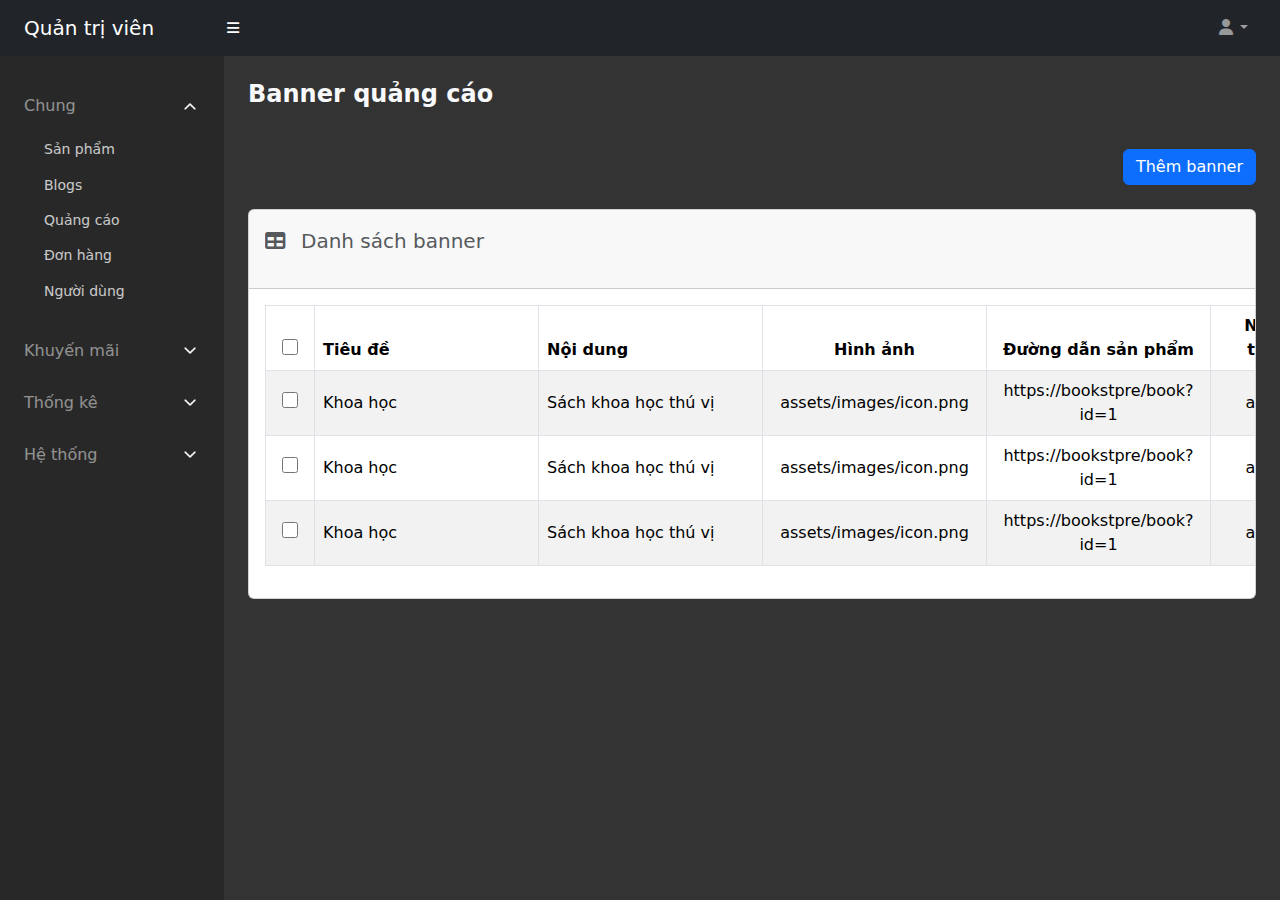
<file: admin/slide.html>
<!DOCTYPE html>
<html lang="en">
<head>
    <meta charset="UTF-8">
    <meta name="viewport" content="width=device-width, initial-scale=1.0">
    <title>Dashboard | Admin</title>

    <!-- Google Font -->
    <link rel="stylesheet" href="https://fonts.googleapis.com/css2?family=Nunito+Sans:wght@300;400;600;700;800;900&display=swap">
    <!-- CSS icon from Font Awesome -->
    <link rel="stylesheet" href="https://cdnjs.cloudflare.com/ajax/libs/font-awesome/6.4.2/css/all.min.css">
    <!-- CSS Bootstrap -->
    <link rel="stylesheet" href="https://cdn.jsdelivr.net/npm/bootstrap@5.3.3/dist/css/bootstrap.min.css" integrity="sha384-QWTKZyjpPEjISv5WaRU9OFeRpok6YctnYmDr5pNlyT2bRjXh0JMhjY6hW+ALEwIH" crossorigin="anonymous">
    <!-- CSS custom -->
    <link rel="stylesheet" href="assets/css/notify.css">
    <link rel="stylesheet" href="assets/css/dashboard.css">
    <link rel="stylesheet" href="assets/css/slide.css">
</head>

<body>
    <!-- Pop up to show notifications -->
    <div id="notify">
        <div class="d-flex align-items-center">
            <div class="notify-status d-flex justify-content-center align-items-center px-3 px-md-4 fs-1">
                <i class="fa-solid fa-circle-check"></i>
                <i class="fa-solid fa-bug"></i>
                <i class="fa-solid fa-triangle-exclamation"></i>
                <i class="fa-regular fa-comment-dots"></i>
            </div>
    
            <div class="notify-content">
                <div id="notify-title">This is title</div>
                <div id="notify-message">This is a example message.</div>
            </div>
             
            <div id="notify-close-button" class="justify-content-center align-items-center px-2 px-md-3 fs-3">
                <i class="w-75 p-3 text-secondary fa-solid fa-xmark"></i>
            </div>
        </div>

        <div class="w-100 py-3 pe-4 justify-content-end notify-response" id="notify-response">
            <button class="ok me-2 fw-bold" id="ok">Ok</button>
            <button class="cancell fw-bold" id="cancell">Hủy</button>
        </div>
    </div>
    
    <!-- Loading animation -->
    <div id="popup-loader">
    	<div class="circle"></div>
    </div>

    <!-- Body -->
    <nav class="navbar navbar-expand fixed-top navbar-dark bg-dark">
        <!-- Navbar Brand-->
        <a class="navbar-brand ps-4" href="dashboard.html">Quản trị viên</a>
        <!-- Sidebar Toggle-->
        <button class="btn btn-dark btn-sm order-1 order-lg-0 ms-md-5 me-3 me-lg-0" type="button" data-bs-toggle="collapse" data-bs-target="#sideBarNav">
            <i class="fas fa-bars"></i>
        </button>
        
        <!-- Navbar-->
        <ul class="navbar-nav ms-auto me-3 me-lg-4">
            <li class="nav-item dropdown">
                <a class="nav-link dropdown-toggle" id="navbarDropdown" href="#" role="button" data-bs-toggle="dropdown" aria-expanded="false"><i class="fas fa-user fa-fw"></i></a>
                <ul class="dropdown-menu dropdown-menu-end" aria-labelledby="navbarDropdown">
                    <li><a class="dropdown-item" href="#!">Cài đặt</a></li>
                    <li><a class="dropdown-item" href="#!">Tài khoản</a></li>
                    <li><hr class="dropdown-divider" /></li>
                    <li><a class="dropdown-item" href="#!">Đăng xuất</a></li>
                </ul>
            </li>
        </ul>
    </nav>

    <div class="content d-flex vw-100">
        <div class="collapse collapse-horizontal show vh-100" id="sideBarNav">
            <div class="h-100 navbar-left">
                <!-- Sidebar controls -->
                <div class="accordion pt-3" id="accordionNav">
                    <div class="accordion-item border-0">
                        <h2 class="accordion-header">
                            <button class="accordion-button px-4 py-3" type="button" 
                                                                    data-bs-toggle="collapse" 
                                                                    data-bs-target="#collapse-general" 
                                                                    aria-expanded="true" 
                                                                    aria-controls="collapse-general">
                                <h4 class="m-0 text-light fs-6 fw-medium opacity-50">Chung</h4>
                            </button>
                        </h2>
                        <div id="collapse-general" class="accordion-collapse collapse show" data-bs-parent="#accordionNav">
                            <div class="accordion-body px-0 pt-0">
                                <div class="">
                                    <a href="dashboard.html" class="text-decoration-none"><div class="navbtn">Sản phẩm</div></a>
                                    <a href="blog.html" class="text-decoration-none"><div class="navbtn">Blogs</div></a>
                                    <a href="slide.html" class="text-decoration-none"><div class="navbtn">Quảng cáo</div></a>
                                    <a href="order.html" class="text-decoration-none"><div class="navbtn">Đơn hàng</div></a>
                                    <a href="users.html" class="text-decoration-none"><div class="navbtn">Người dùng</div></a>
                                </div>
                            </div>
                        </div>
                    </div>

                    <div class="accordion-item border-0">
                        <h2 class="accordion-header">
                            <button class="accordion-button collapsed px-4 py-3" type="button" 
                                                                            data-bs-toggle="collapse" 
                                                                            data-bs-target="#collapse-discount" 
                                                                            aria-expanded="false" 
                                                                            aria-controls="collapse-discount">
                                <h4 class="m-0 text-light fs-6 fw-medium opacity-50">Khuyến mãi</h4>
                            </button>
                        </h2>
                        <div id="collapse-discount" class="accordion-collapse collapse" data-bs-parent="#accordionNav">
                            <div class="accordion-body px-0 pt-0">
                                <div class="text-light fs-6 fw-normal">
                                    <a href="dashboard.html" class="text-decoration-none"><div class="navbtn">Giảm giá</div></a>
                                    <a href="dashboard.html" class="text-decoration-none"><div class="navbtn">Khác</div></a>
                                </div>
                            </div>
                        </div>
                    </div>

                    <div class="accordion-item border-0">
                        <h2 class="accordion-header">
                            <button class="accordion-button collapsed px-4 py-3" type="button" 
                                                                            data-bs-toggle="collapse" 
                                                                            data-bs-target="#collapse-chart" 
                                                                            aria-expanded="false" 
                                                                            aria-controls="collapse-chart">
                                <h4 class="m-0 text-light fs-6 fw-medium opacity-50">Thống kê</h4>
                            </button>
                        </h2>
                        <div id="collapse-chart" class="accordion-collapse collapse" data-bs-parent="#accordionNav">
                            <div class="accordion-body px-0 pt-0">
                                <div class="text-light fs-6 fw-normal">
                                    <a href="dashboard.html" class="text-decoration-none"><div class="navbtn">Doanh số</div></a>
                                    <a href="dashboard.html" class="text-decoration-none"><div class="navbtn">Biểu đồ</div></a>
                                </div>
                            </div>
                        </div>
                    </div>

                    <div class="accordion-item border-0">
                        <h2 class="accordion-header">
                            <button class="accordion-button collapsed px-4 py-3" type="button" 
                                                                            data-bs-toggle="collapse" 
                                                                            data-bs-target="#collapse-system" 
                                                                            aria-expanded="false" 
                                                                            aria-controls="collapse-system">
                                <h4 class="m-0 text-light fs-6 fw-medium opacity-50">Hệ thống</h4>
                            </button>
                        </h2>
                        <div id="collapse-system" class="accordion-collapse collapse" data-bs-parent="#accordionNav">
                            <div class="accordion-body px-0 pt-0">
                                <div class="text-light fs-6 fw-normal">
                                    <a href="dashboard.html" class="text-decoration-none"><div class="navbtn">Thanh toán</div></a>
                                    <a href="dashboard.html" class="text-decoration-none"><div class="navbtn">Hỗ trợ</div></a>
                                </div>
                            </div>
                        </div>
                    </div>
                </div>
            </div>
        </div>

        <div class="vh-100 content-wrapper px-2 px-lg-4">
            <h4 class="p-3 ps-lg-0 fs-4 text-light fw-semibold">Banner quảng cáo</h4>

            <div class="w-100 d-flex justify-content-end my-4">
                <a href="add-slide.html" class="text-decoration-none">
                    <button type="button" class="btn btn-primary ms-auto py-0 fw-medium add-new">Thêm banner</button>
                </a>
            </div>

            <div class="card mb-4 w-100">
                <div class="card-header d-flex flex-wrap justify-content-between align-items-center py-3">
                    <div class="mb-3 fs-5 fw-medium opacity-75"><i class="fas fa-table me-3"></i>Danh sách banner</div>
                </div>

                <div class="card-body">
                    <table id="table-list-slides" class="w-100 table table-striped table-bordered table-hover">
                        <thead>
                            <tr>
                                <th class=""><input type="checkbox" name="table-select-all" id="table-select-all"></th>
                                <th class="col-4">Tiêu đề</th>
                                <th class="col-2">Nội dung</th>
                                <th class="col-1 text-center">Hình ảnh</th>
                                <th class="col-1 text-center">Đường dẫn sản phẩm</th>
                                <th class="col-1 text-center">Người thêm</th>
                                <th class="col-1 text-center">Ngày thêm</th>
                                <th class="col-1 text-center">Chỉnh sửa</th>
                            </tr>
                        </thead>
                        
                        <tbody>
                            <tr>
                                <td><input type="checkbox" name="table-select"></td>
                                <td class="">Khoa học</td>
                                <td class="">Sách khoa học thú vị</td>
                                <td class="text-center">assets/images/icon.png</td>
                                <td class="text-center">https://bookstpre/book?id=1</td>
                                <td class="text-center ">admin</td>
                                <td class="text-center ">2011/04/25</td>
                                <td>
                                    <div class="w-100 h-100 d-flex justify-content-evenly">
                                        <a href="" class="flex-fill edit-book"><i class="fa-regular fa-pen-to-square"></i></a>
                                        <a href="" class="flex-fill delete-book"><i class="fa-regular fa-trash-can"></i></a>
                                    </div>
                                </td>
                            </tr>
                            
                            <tr>
                                <td><input type="checkbox" name="table-select"></td>
                                <td class="">Khoa học</td>
                                <td class="">Sách khoa học thú vị</td>
                                <td class="text-center">assets/images/icon.png</td>
                                <td class="text-center">https://bookstpre/book?id=1</td>
                                <td class="text-center ">admin</td>
                                <td class="text-center ">2011/04/25</td>
                                <td>
                                    <div class="w-100 h-100 d-flex justify-content-evenly">
                                        <a href="" class="flex-fill edit-book"><i class="fa-regular fa-pen-to-square"></i></a>
                                        <a href="" class="flex-fill delete-book"><i class="fa-regular fa-trash-can"></i></a>
                                    </div>
                                </td>
                            </tr>

                            <tr>
                                <td><input type="checkbox" name="table-select"></td>
                                <td class="">Khoa học</td>
                                <td class="">Sách khoa học thú vị</td>
                                <td class="text-center">assets/images/icon.png</td>
                                <td class="text-center">https://bookstpre/book?id=1</td>
                                <td class="text-center ">admin</td>
                                <td class="text-center ">2011/04/25</td>
                                <td>
                                    <div class="w-100 h-100 d-flex justify-content-evenly">
                                        <a href="" class="flex-fill edit-book"><i class="fa-regular fa-pen-to-square"></i></a>
                                        <a href="" class="flex-fill delete-book"><i class="fa-regular fa-trash-can"></i></a>
                                    </div>
                                </td>
                            </tr>
                        </tbody>
                    </table>
                </div>
            </div>
        </div>
    </div>
    <!-- End Body -->

    <script src="https://cdn.jsdelivr.net/npm/bootstrap@5.3.3/dist/js/bootstrap.bundle.min.js" integrity="sha384-YvpcrYf0tY3lHB60NNkmXc5s9fDVZLESaAA55NDzOxhy9GkcIdslK1eN7N6jIeHz" crossorigin="anonymous"></script>
    
    <!-- Custom JS -->
    <script src="assets/js/notify.js"></script>
    <script src="assets/js/dashboard.js"></script>

    <script>
        // Kiểm tra kích thước màn hình và đóng phần tử collapse nếu trên thiết bị di động
        if (window.innerWidth < 768) {
            var sideBarNav = document.getElementById('sideBarNav');
            sideBarNav.classList.remove('show'); // Xóa lớp 'show' để đóng phần tử
        }
    </script>
</body>
</html>
</file>
<file: assets/css/styles.css>
@import url("https://fonts.googleapis.com/css2?family=Inter:wght@400;500;600;700;800&display=swap");

* {
    margin: 0;
    padding: 0;
    box-sizing: border-box;
}

html {
    font-size: 16px;
}

body {
    font-family: "Inter", sans-serif;
    font-weight: 400;
    background-color: var(--bg-light);
}

:root {
    --bg-header: #3b5d50;
    --bg-footer: rgba(0, 80, 20, 0.039);
    --bg-light: #ffffff;
    --bg-dark: #000000;
    --bg-sublink: #f3f2ee;
    --bg-button: #3b5d50;
    --bg-body: #f8f8f8;
    --bg-decoration: #f9bf29;
    --text-white: #ffffff;
    --text-dark: #000000;
    --text-link: #3b5d50;
    --text-link-blue: #00a2ff;
    --text-price: #c92127;
    --text-error: #f52920;
    --notify-success: #00ff15;
    --notify-warning: #ffa600;
    --notify-error: #ff1919;
    --notify-message: #54d2ff;
    --color-rating: #f7941d;
    --color-border: rgba(59, 93, 80, 0.8);
    --color-shadow: rgba(59, 93, 80, 0.5);
}

input {
    padding: 0.5rem 0;
    border: 0.0625rem solid var(--color-border);
    border-radius: 0.5rem;
    text-indent: 0.5rem;
    overflow: hidden;
    white-space: nowrap;
    text-overflow: ellipsis;
    transition: all ease 0.2s;
}

input:focus {
    outline: none;
    border-color: var(--color-border);
    box-shadow: 0 0.0625rem 0.25rem 0 var(--color-shadow);
}

a {
    color: var(--text-link);
    font-weight: 600;
    text-decoration: none;
    transition: all linear 0.2s;
}

a:hover {
    opacity: 0.75;
}

ul {
    margin: 0;
    padding: 0;
}

li {
    list-style: none;
}

button {
    height: 2.625rem;
    max-height: 100%;
    padding: 0 1.6rem;
    border: none;
    border-radius: 0.5rem;
    color: var(--text-white);
    background-color: var(--bg-button);
    box-shadow: 0 0.1rem 0.2rem 0 var(--color-shadow);
    transition: all ease 0.2s;
}

button:hover {
    opacity: 0.75;
}

.text-justify {
    text-align: justify;
}

/* Sublink box */
.sublink {
    background-color: var(--bg-sublink);
}

/* Header */
.header {
    width: 100%;
    position: fixed;
    top: 0;
    z-index: 10;
    background-color: var(--bg-header);
}

.header a {
    color: var(--text-white);
}

.header .quantity-cart {
    width: 1.6rem;
    position: absolute;
    top: -0.5rem;
    right: calc(100% - 2.875rem);
    color: var(--text-white);
    font-size: 0.875rem;
    font-weight: 500;
    line-height: 1.3rem;
    text-align: center;
    background-color: var(--bg-header);
    border: 0.15rem solid var(--text-white);
    border-radius: 50%;
    z-index: 1;
}

.header-margin {
    margin-top: 5.625rem;
}

/* Footer */
.footer {
    background-color: var(--bg-footer);
    padding-top: 5rem;
    margin-top: 5rem;
}

.footer .footer__logo {
    color: var(--bg-header);
    width: fit-content;
}

.footer .footer__social-link a {
    width: 2.5rem;
    height: 2.5rem;
    line-height: 2.75rem;
    text-align: center;
    display: inline-block;
    background: #dce5e4;
    color: var(--bg-header);
    border-radius: 50%;
}

@media (min-width: 768px) {
    .header .quantity-cart {
        right: -0.35rem;
    }

    .header .custom-navbar-link li a {
        position: relative;
        font-weight: 600;
        opacity: 0.5;
    }

    .header .custom-navbar-link li.active a {
        opacity: 1;
    }

    .header .custom-navbar-link li:hover a {
        opacity: 1;
    }

    .header .custom-navbar-link li a::after {
        content: "";
        position: absolute;
        bottom: 0;
        left: 0.5rem;
        right: 0.5rem;
        background: var(--bg-decoration);
        border-radius: 0.25rem;
        width: 0;
        height: 0.2rem;
        opacity: 1;
        visibility: visible;
        -webkit-transition: .15s all ease-out;
        -o-transition: .15s all ease-out;
        transition: .15s all ease-out;
    }

    .header .custom-navbar-link li.active a::after {
        width: calc(100% - 1rem);
    }

    .header .custom-navbar-link li:hover a::after {
        width: calc(100% - 1rem);
    }

    .footer {
        margin-top: 12rem;
    }

    .footer .footer__social-link a:hover {
        opacity: 1;
        background-color: var(--bg-header);
        color: var(--text-white);
    }
}

/* Form sign in / sign up */
.popup{
    display: none;
    position: fixed;
    top: 0;
    left: 0;
    z-index: 100;
    width: 100%;
    height: 100%;
    background-color: #33333355;
}

.popup .popup-wrapper{
    position: absolute;
    z-index: 10;
    top: 45%;
    left: 50%;
    transform: translate(-50%, -50%);
    width: calc(100% - 2rem);
    max-width: 24rem;
    display: flex;
    justify-content: center;
}

.popup .popup-content{
    width: 100%;
}

.popup .form {
    width: 100%;
    background: var(--bg-light);
    padding: 2rem;
    border-radius: 0.375rem;
    box-shadow: 0 0.25rem 0.5rem rgba(0, 0, 0, 0.2);
}

.popup .form h2 {
    position: relative;
    font-size: 1.25rem;
    font-weight: 600;
    color: #333;
}

.popup .form h2::before {
    content: '';
    position: absolute;
    left: 0;
    bottom: 0;
    height: 0.1875rem;
    width: 1.75rem;
    border-radius: 0.75rem;
    background: var(--text-error);
}

.popup .form .input-box {
    margin: 1rem 0;
}

.popup .form .input-box input {
    height: 2.5rem;
    width: 100%;
    outline: none;
    padding: 0 0.25rem;
    font-size: 1rem;
    font-weight: 400;
    color: #333;
    border: 0.1rem solid #C7BEBE;
    border-bottom-width: 0.125rem;
    border-radius: 0.3rem;
    transition: all 0.3s ease;
}

.popup .form .input-box.invalid input {
    border-color: var(--text-error);
}

.popup .form .input-box.invalid span.label-error{
    display: block;
    margin-bottom: 0.35rem;
    font-style: italic;
    color: var(--text-error);
}

.popup .form .policy {
    display: flex;
    align-items: center;
}

.popup .form h3 {
    color: #707070;
    font-size: 0.875rem;
    font-weight: 500;
    margin-left: 0.625rem;
}

.popup .form .input-box.button input {
    color: var(--bg-light);
    letter-spacing: 0.0625rem;
    border: none;
    background: var(--text-price);
    cursor: pointer;
}

.popup .form .input-box.button input:hover {
    background: var(--text-link-blue);
}

.popup .form .text h3 {
    color: #333;
    width: 100%;
    text-align: center;
    margin-left: 0;
}

.popup .form .text h3 a {
    color: var(--text-price);
    margin-left: 0.5rem;
    text-decoration: none;
}

.popup .form .text h3 a:hover {
    text-decoration: underline;
}

.popup .form .text span{
    color: var(--text-price);
    cursor: pointer;
    transition: all linear 0.2s;
}

.popup .form .text span:hover{
    opacity: 0.75;
}

.popup .form button{
    width: 100%;
    font-size: 1.125rem;
    font-weight: 500;
    color: var(--text-white);
    background-color: var(--text-price);
}

.popup .form .change-link .link{
    color: var(--text-error);
    cursor: pointer;
    transition: all linear 0.2s;
}

.popup .form .change-link .link:hover{
    opacity: 0.75;
}

.popup #popup-close-button{
    position: absolute;
    top: 0;
    right: 0;
    width: 3rem;
    height: 3rem;
    padding: 0;
    color: #555;
	background-color: transparent;
    font-size: 1.5rem;
    display: flex;
    justify-content: center;
    align-items: center;
    border-radius: 50%;
    cursor: pointer;
    box-shadow: none;
}

.user{
    position: relative;
    margin-left: 1rem;
    width: 2.5rem;
    height: 2.5rem;
}

.user .user__button{
	cursor: pointer;
}

.user .user__button .user__button-avatar{
    display: none;
    width: 100%;
    height: 100%;
    border-radius: 50%;
    vertical-align: middle;
    object-fit: cover;
}

.user .user__button .user__button-icon{
    display: block;
    width: 100%;
    height: 100%;
    line-height: 2.5rem;
    font-size: 1.5rem;
}

/* When user login */
.user.login .user__button .user__button-avatar{
    display: block;
}

.user.login .user__button .user__button-icon{
    display: none;
}

.user.login .user__nav.active{
    transform: scale(1);
}
/* end */

.user .user__nav{
    position: absolute;
    top: calc(100% + 1.25rem);
    right: 0;
    z-index: 100;
    width: 13.5rem;
    text-align: center;
    padding: 1.5rem 0;
    background-color: var(--bg-light);
    border-radius: 0.5rem;
    box-shadow: 0 0.2rem 0.25rem 0 var(--color-shadow);
    transform-origin: calc(100% - 1.25rem) -0.5rem;
    transition: all linear 0.2s;
    transform: scale(0);
}

.user .user__nav::before{
    content: "";
    display: block;
    position: absolute;
    z-index: 10;
    top: calc(-0.4rem);
    right: 0.75rem;
    width: 0.5rem;
    border-bottom: 0.5rem solid var(--bg-light);
    border-left: 0.5rem solid transparent;
    border-right: 0.5rem solid transparent;
}

.user .user__nav a{
    text-align: left;
    color: var(--text-dark);
    font-size: 1.125rem;
    display: block;
    width: 100%;
    height: 2.5rem;
    line-height: 2.5rem;
    padding-left: 2.75rem;
}

.user .user__nav a:hover{
    background-color: var(--bg-sublink);
    color: var(--text-error);
}

.user .user__nav .logout{
    background-color: var(--text-error);
    box-shadow: none;
    margin-top: 1.25rem;
}

/* Loading animation */
#popup-loader{
    position: fixed;
    top: 0;
    left: 0;
    z-index: 100;
    width: 100%;
    height: 100%;
    background-color: #88888855;
}

#popup-loader .circle{
    position: absolute;
    top: 50%;
    left: 50%;
    transform: translate(-50%, -50%);
    width: 3.5rem;
    height: 3.5rem;
    border: 0.2rem solid transparent;
    border-top: 0.2rem solid #f52920;
    border-radius: 50%;
    animation: loading 0.75s ease infinite forwards;
}

@keyframes loading{
    from {
        transform: rotate(0);
    } to {
        transform: rotate(360deg);
    }
}
</file>
<file: assets/css/home.css>
.slider{
    background-color: var(--bg-header);
    padding: 5rem 0;
}

.slider .carousel{
    position: relative;
}

.slider .carousel button{
    width: 1.5rem;
    height: 4rem;
    font-size: 1.75rem;
    position: absolute;
    top: calc(50% - 1rem);
}

.slider .carousel button.carousel-control-prev{
    left: -1.3rem;
}

.slider .carousel button.carousel-control-next{
    right: -1.3rem;
}

.slider .carousel a.explore{
    border: 0.0625rem solid rgba(255, 255, 255, 0.5);
}

.slider .carousel a.explore:hover{
    opacity: 1;
    border: 0.0625rem solid var(--text-white);
}

.slider .carousel .slide-img{
    text-align: center;
    aspect-ratio: 4/3;
}

.slider .carousel .slide-img img{
    max-width: 100%;
    max-height: 100%;
}

.slider .slide-caption{
    text-align: justify;
    max-height: 15rem;
    overflow: hidden;
    text-overflow: ellipsis;
}

.season-trending,
.blog{
    margin-top: 10rem;
}

.season-trending .img-1{
    width: 100%;
}

.season-trending .img-2{
    width: 100%;
    aspect-ratio: 1/1;
}

.season-trending .img-3{
    position: absolute;
    top: calc(100% + 1.5rem);
    right: 0.75rem;
    width: 150%;
}

.season-trending .img-wrapper{
    position: relative;
}

.season-trending .img-wrapper:before{
    position: absolute;
    content: "";
    width: 12rem;
    height: 12rem;
    background-image: url("../images/dots-green.svg");
    background-size: contain;
    background-repeat: no-repeat;
    -webkit-transform: translate(-40%, -40%);
    -ms-transform: translate(-40%, -40%);
    transform: translate(-40%, -40%);
    z-index: -1;
}

@media (min-width: 768px) {
    .season-trending{
        margin-top: 12rem;
    }
}

@media (min-width: 1200px) {
    .blog{
        margin-top: 20rem;
    }
}

@media (max-width: 991px) {
    .slider .slide-caption{
        min-height: 6rem;
        display: -webkit-box;
        -webkit-line-clamp: 4;
        -webkit-box-orient: vertical;
    }
}
</file>
<file: assets/css/notify.css>
/* Notify pop up */
#notify{
	position: fixed;
    top: 0;
    left: 50%;
    z-index: 1000;
    width: 35rem;
    max-width: calc(100% - 2rem);
    transform: translate(-50%, -105%);
    border-radius: 0.75rem;
    box-shadow: 0 0.125rem 0.625rem 0.25rem #0000000f;
    display: flex;
    align-items: center;
}

#notify .notify-status i{
    display: none;
}

#notify.notify .notify-status i.fa-comment-dots{
    display: block;
}

#notify.success .notify-status i.fa-circle-check{
    display: block;
}

#notify.warning .notify-status i.fa-triangle-exclamation{
    display: block;
}

#notify.error .notify-status i.fa-bug{
    display: block;
}

#notify.notify{
    background-color: #e4fffe;
    color: #6bc8c8;
}

#notify.success{
    background-color: #e4fff4;
    color: #68b832;
}

#notify.warning{
    background-color: #fff7e4;
    color: #ffcb2b;
}

#notify.error{
    background-color: #ffe4e4;
    color: #ff4444;
}

#notify .notify-content{
    flex-grow: 1;
	padding: 1rem 0;
}

#notify .notify-status{
    display: flex;
    justify-content: center;
    align-items: center;
}

#notify #notify-title{
    font-size: 1.125rem;
    font-weight: 600;
    margin-bottom: 0.375rem;
}

#notify #notify-message{
	font-size: 1rem;
    font-weight: 400;
    line-height: 1.25rem;
    color: #888;
    text-align: justify;
}

#notify #notify-close-button{
    display: flex;
    justify-content: center;
    align-items: center;
    cursor: pointer;
}

#notify #notify-close-button i.fa-xmark{
    width: 2.75rem;
    height: 2.5rem;
    border-radius: 50%;
    display: flex;
    justify-content: center;
    align-items: center;
}

@keyframes closeNotify{
    0% {
        background-color: transparent;
    } 50% {
        background-color: #80808027;
    } 100% {
        background-color: transparent;
    }
}

@keyframes appearNotify{
    0% {
        opacity: 0;
        transform: translate(-50%, -105%);
    } 60% {
        opacity: 0.875;
        transform: translate(-50%, 2.875rem);
    } 100% {
        opacity: 1;
        transform: translate(-50%, 2.45rem);
    }
}

@keyframes hideNotify{
    0% {
        opacity: 1;
        transform: translate(-50%, 2.45rem);
    } 50% {
        opacity: 0.875;
        transform: translate(-50%, 2.875rem);
    } 100% {
        opacity: 0;
        transform: translate(-50%, -105%);
    }
}
</file>
<file: admin/assets/css/styles.css>
@import url("https://fonts.googleapis.com/css2?family=Inter:wght@400;500;600;700;800&display=swap");

* {
    margin: 0;
    padding: 0;
    box-sizing: border-box;
}

html {
    font-size: 16px;
}

body {
    font-family: "Inter", sans-serif;
    font-weight: 400;
    background-color: var(--bg-dark);
}

:root {
    --bg-header: #3b5d50;
    --bg-footer: rgba(0, 80, 20, 0.039);
    --bg-light: #ffffff;
    --bg-dark: #212529;
    --bg-sublink: #f3f2ee;
    --bg-button: #3b5d50;
    --bg-body: #f8f8f8;
    --bg-decoration: #f9bf29;
    --text-white: #ffffff;
    --text-dark: #000000;
    --text-link: #3b5d50;
    --text-link-blue: #00a2ff;
    --text-price: #c92127;
    --text-error: #f52920;
    --color-rating: #f7941d;
    --color-border: rgba(59, 93, 80, 0.8);
    --color-shadow: rgba(59, 93, 80, 0.5);
}

input {
    padding: 0.5rem 0;
    border: 0.0625rem solid var(--color-border);
    border-radius: 0.5rem;
    text-indent: 0.5rem;
    overflow: hidden;
    white-space: nowrap;
    text-overflow: ellipsis;
    transition: all ease 0.2s;
}

input:focus {
    outline: none;
    border-color: var(--color-border);
    box-shadow: 0 0.0625rem 0.25rem 0 var(--color-shadow);
}

a {
    color: var(--text-link);
    font-weight: 600;
    text-decoration: none;
    transition: all linear 0.2s;
}

a:hover {
    opacity: 0.75;
}

ul {
    margin: 0;
    padding: 0;
}

li {
    list-style: none;
}

button {
    height: 2.625rem;
    max-height: 100%;
    padding: 0 1.6rem;
    border: none;
    border-radius: 0.5rem;
    color: var(--text-white);
    background-color: var(--bg-button);
    box-shadow: 0 0.1rem 0.2rem 0 var(--color-shadow);
    transition: all ease 0.2s;
}

button:hover {
    opacity: 0.75;
}

.text-justify {
    text-align: justify;
}

.form {
    position: absolute;
    z-index: 10;
    top: 45%;
    left: 50%;
    transform: translate(-50%, -50%);
    width: calc(100% - 2rem);
    max-width: 24rem;
    background: var(--bg-light);
    padding: 2rem;
    border-radius: 0.375rem;
    box-shadow: 0 0.25rem 0.5rem rgba(0, 0, 0, 0.2);
}

.form h2 {
    position: relative;
    font-size: 1.25rem;
    font-weight: 600;
    color: #333;
}

.form h2::before {
    content: '';
    position: absolute;
    left: 0;
    bottom: 0;
    height: 0.1875rem;
    width: 1.75rem;
    border-radius: 0.75rem;
    background: var(--text-error);
}

.form .input-box {
    margin: 1rem 0;
}

.form .input-box input {
    height: 2.5rem;
    width: 100%;
    outline: none;
    padding: 0 0.25rem;
    font-size: 1rem;
    font-weight: 400;
    color: #333;
    border: 0.1rem solid #C7BEBE;
    border-bottom-width: 0.125rem;
    border-radius: 0.3rem;
    transition: all 0.3s ease;
}

.form .input-box.invalid input {
    border-color: var(--text-error);
}

.form .input-box.invalid span.label-error{
    display: block;
    margin-bottom: 0.35rem;
    font-style: italic;
    color: var(--text-error);
}

.form .policy {
    display: flex;
    align-items: center;
}

.form h3 {
    color: #707070;
    font-size: 0.875rem;
    font-weight: 500;
    margin-left: 0.625rem;
}

.form .input-box.button input {
    color: var(--bg-light);
    letter-spacing: 0.0625rem;
    border: none;
    background: var(--text-price);
    cursor: pointer;
}

.form .input-box.button input:hover {
    background: var(--text-link-blue);
}

.form .text h3 {
    color: #333;
    width: 100%;
    text-align: center;
    margin-left: 0;
}

.form .text h3 a {
    color: var(--text-price);
    margin-left: 0.5rem;
    text-decoration: none;
}

.form .text h3 a:hover {
    text-decoration: underline;
}

.form .text span{
    color: var(--text-price);
    cursor: pointer;
    transition: all linear 0.2s;
}

.form .text span:hover{
    opacity: 0.75;
}

.form button{
    width: 100%;
    font-size: 1.125rem;
    font-weight: 500;
    color: var(--text-white);
    background-color: var(--text-price);
}

.form .change-link .link{
    color: var(--text-error);
    cursor: pointer;
    transition: all linear 0.2s;
}

.form .change-link .link:hover{
    opacity: 0.75;
}

#popup-close-button{
    position: absolute;
    top: 0;
    right: 0;
    width: 3rem;
    height: 3rem;
    padding: 0;
    color: #555;
	background-color: transparent;
    font-size: 1.5rem;
    display: flex;
    justify-content: center;
    align-items: center;
    border-radius: 50%;
    cursor: pointer;
    box-shadow: none;
}

/* Loading animation */
#popup-loader{
    display: none;
    position: fixed;
    top: 0;
    left: 0;
    z-index: 100;
    width: 100%;
    height: 100%;
    background-color: #88888855;
}

#popup-loader .circle{
    position: absolute;
    top: 50%;
    left: 50%;
    transform: translate(-50%, -50%);
    width: 3.5rem;
    height: 3.5rem;
    border: 0.2rem solid transparent;
    border-top: 0.2rem solid #f52920;
    border-radius: 50%;
    animation: loading 0.75s ease infinite forwards;
}

@keyframes loading{
    from {
        transform: rotate(0);
    } to {
        transform: rotate(360deg);
    }
}
</file>
<file: admin/assets/css/notify.css>
/* Notify pop up */
#notify{
	position: fixed;
    top: 0;
    left: 50%;
    z-index: 1000;
    width: 35rem;
    max-width: calc(100% - 2rem);
    transform: translate(-50%, -105%);
    border-radius: 0.75rem;
    box-shadow: 0 0.125rem 0.625rem 0.25rem #0000000f;
}

#notify .notify-status i{
    display: none;
}

#notify.notify .notify-status i.fa-comment-dots{
    display: block;
}

#notify.success .notify-status i.fa-circle-check{
    display: block;
}

#notify.warning .notify-status i.fa-triangle-exclamation{
    display: block;
}

#notify.error .notify-status i.fa-bug{
    display: block;
}

#notify.notify{
    background-color: #e4fffe;
    color: #6bc8c8;
}

#notify.success{
    background-color: #e4fff4;
    color: #68b832;
}

#notify.warning{
    background-color: #fff7e4;
    color: #ffcb2b;
}

#notify.error{
    background-color: #ffe4e4;
    color: #ff4444;
}

#notify .notify-content{
    flex-grow: 1;
	padding: 1rem 0;
}

#notify #notify-title{
    font-size: 1.125rem;
    font-weight: 600;
    margin-bottom: 0.375rem;
}

#notify #notify-message{
	font-size: 1rem;
    font-weight: 400;
    line-height: 1.25rem;
    color: #888;
    text-align: justify;
}

#notify #notify-close-button{
    cursor: pointer;
    display: flex;
}

#notify #notify-close-button i.fa-xmark{
    width: 2.75rem;
    height: 2.5rem;
    border-radius: 50%;
    display: flex;
    justify-content: center;
    align-items: center;
}

#notify.option #notify-close-button{
    display: none;
}

#notify.option .notify-response{
    display: flex;
}

#notify .notify-response{
    display: none;
}

#notify .notify-response .ok{
    background-color: #54ce02;
    color: #fff;
}

#notify .notify-response .cancell{
    background-color: #ff4444;
    color: #fff;
}

@keyframes closeNotify{
    0% {
        background-color: transparent;
    } 50% {
        background-color: #80808027;
    } 100% {
        background-color: transparent;
    }
}

@keyframes appearNotify{
    0% {
        opacity: 0;
        transform: translate(-50%, -105%);
    } 60% {
        opacity: 0.875;
        transform: translate(-50%, 2.875rem);
    } 100% {
        opacity: 1;
        transform: translate(-50%, 2.45rem);
    }
}

@keyframes hideNotify{
    0% {
        opacity: 1;
        transform: translate(-50%, 2.45rem);
    } 50% {
        opacity: 0.875;
        transform: translate(-50%, 2.875rem);
    } 100% {
        opacity: 0;
        transform: translate(-50%, -105%);
    }
}
</file>
<file: web/assets/css/styles.css>
@import url("https://fonts.googleapis.com/css2?family=Inter:wght@400;500;600;700;800&display=swap");

* {
    margin: 0;
    padding: 0;
    box-sizing: border-box;
}

html {
    font-size: 16px;
}

body {
    font-family: "Inter", sans-serif;
    font-weight: 400;
    background-color: var(--bg-light);
}

:root {
    --bg-header: #3b5d50;
    --bg-footer: rgba(0, 80, 20, 0.039);
    --bg-light: #ffffff;
    --bg-dark: #000000;
    --bg-sublink: #f3f2ee;
    --bg-button: #3b5d50;
    --bg-body: #f8f8f8;
    --bg-decoration: #f9bf29;
    --text-white: #ffffff;
    --text-dark: #000000;
    --text-link: #3b5d50;
    --text-link-blue: #00a2ff;
    --text-price: #c92127;
    --text-error: #f52920;
    --notify-success: #00ff15;
    --notify-warning: #ffa600;
    --notify-error: #ff1919;
    --notify-message: #54d2ff;
    --color-rating: #f7941d;
    --color-border: rgba(59, 93, 80, 0.8);
    --color-shadow: rgba(59, 93, 80, 0.5);
}

input {
    padding: 0.5rem 0;
    border: 0.0625rem solid var(--color-border);
    border-radius: 0.5rem;
    text-indent: 0.5rem;
    overflow: hidden;
    white-space: nowrap;
    text-overflow: ellipsis;
    transition: all ease 0.2s;
}

input:focus {
    outline: none;
    border-color: var(--color-border);
    box-shadow: 0 0.0625rem 0.25rem 0 var(--color-shadow);
}

a {
    color: var(--text-link);
    font-weight: 600;
    text-decoration: none;
    transition: all linear 0.2s;
}

a:hover {
    opacity: 0.75;
}

ul {
    margin: 0;
    padding: 0;
}

li {
    list-style: none;
}

button {
    height: 2.625rem;
    max-height: 100%;
    padding: 0 1.6rem;
    border: none;
    border-radius: 0.5rem;
    color: var(--text-white);
    background-color: var(--bg-button);
    box-shadow: 0 0.1rem 0.2rem 0 var(--color-shadow);
    transition: all ease 0.2s;
}

button:hover {
    opacity: 0.75;
}

.text-justify {
    text-align: justify;
}

/* Sublink box */
.sublink {
    background-color: var(--bg-sublink);
}

/* Header */
.header {
    width: 100%;
    position: fixed;
    top: 0;
    z-index: 10;
    background-color: var(--bg-header);
}

.header a {
    color: var(--text-white);
}

.header .quantity-cart {
    width: 1.6rem;
    position: absolute;
    top: -0.5rem;
    right: calc(100% - 2.875rem);
    color: var(--text-white);
    font-size: 0.875rem;
    font-weight: 500;
    line-height: 1.3rem;
    text-align: center;
    background-color: var(--bg-header);
    border: 0.15rem solid var(--text-white);
    border-radius: 50%;
    z-index: 1;
}

.header-margin {
    margin-top: 5.625rem;
}

/* Footer */
.footer {
    background-color: var(--bg-footer);
    padding-top: 5rem;
    margin-top: 5rem;
}

.footer .footer__logo {
    color: var(--bg-header);
    width: fit-content;
}

.footer .footer__social-link a {
    width: 2.5rem;
    height: 2.5rem;
    line-height: 2.75rem;
    text-align: center;
    display: inline-block;
    background: #dce5e4;
    color: var(--bg-header);
    border-radius: 50%;
}

@media (min-width: 768px) {
    .header .quantity-cart {
        right: -0.35rem;
    }

    .header .custom-navbar-link li a {
        position: relative;
        font-weight: 600;
        opacity: 0.5;
    }

    .header .custom-navbar-link li.active a {
        opacity: 1;
    }

    .header .custom-navbar-link li:hover a {
        opacity: 1;
    }

    .header .custom-navbar-link li a::after {
        content: "";
        position: absolute;
        bottom: 0;
        left: 0.5rem;
        right: 0.5rem;
        background: var(--bg-decoration);
        border-radius: 0.25rem;
        width: 0;
        height: 0.2rem;
        opacity: 1;
        visibility: visible;
        -webkit-transition: .15s all ease-out;
        -o-transition: .15s all ease-out;
        transition: .15s all ease-out;
    }

    .header .custom-navbar-link li.active a::after {
        width: calc(100% - 1rem);
    }

    .header .custom-navbar-link li:hover a::after {
        width: calc(100% - 1rem);
    }

    .footer {
        margin-top: 12rem;
    }

    .footer .footer__social-link a:hover {
        opacity: 1;
        background-color: var(--bg-header);
        color: var(--text-white);
    }
}

/* Form sign in / sign up */
.popup{
    display: none;
    position: fixed;
    top: 0;
    left: 0;
    z-index: 100;
    width: 100%;
    height: 100%;
    background-color: #33333355;
}

.popup .popup-wrapper{
    position: absolute;
    z-index: 10;
    top: 45%;
    left: 50%;
    transform: translate(-50%, -50%);
    width: calc(100% - 2rem);
    max-width: 24rem;
    display: flex;
    justify-content: center;
}

.popup .popup-content{
    width: 100%;
}

.popup .form {
    width: 100%;
    background: var(--bg-light);
    padding: 2rem;
    border-radius: 0.375rem;
    box-shadow: 0 0.25rem 0.5rem rgba(0, 0, 0, 0.2);
}

.popup .form h2 {
    position: relative;
    font-size: 1.25rem;
    font-weight: 600;
    color: #333;
}

.popup .form h2::before {
    content: '';
    position: absolute;
    left: 0;
    bottom: 0;
    height: 0.1875rem;
    width: 1.75rem;
    border-radius: 0.75rem;
    background: var(--text-error);
}

.popup .form .input-box {
    margin: 1rem 0;
}

.popup .form .input-box input {
    height: 2.5rem;
    width: 100%;
    outline: none;
    padding: 0 0.25rem;
    font-size: 1rem;
    font-weight: 400;
    color: #333;
    border: 0.1rem solid #C7BEBE;
    border-bottom-width: 0.125rem;
    border-radius: 0.3rem;
    transition: all 0.3s ease;
}

.popup .form .input-box.invalid input {
    border-color: var(--text-error);
}

.popup .form .input-box.invalid span.label-error{
    display: block;
    margin-bottom: 0.35rem;
    font-style: italic;
    color: var(--text-error);
}

.popup .form .policy {
    display: flex;
    align-items: center;
}

.popup .form h3 {
    color: #707070;
    font-size: 0.875rem;
    font-weight: 500;
    margin-left: 0.625rem;
}

.popup .form .input-box.button input {
    color: var(--bg-light);
    letter-spacing: 0.0625rem;
    border: none;
    background: var(--text-price);
    cursor: pointer;
}

.popup .form .input-box.button input:hover {
    background: var(--text-link-blue);
}

.popup .form .text h3 {
    color: #333;
    width: 100%;
    text-align: center;
    margin-left: 0;
}

.popup .form .text h3 a {
    color: var(--text-price);
    margin-left: 0.5rem;
    text-decoration: none;
}

.popup .form .text h3 a:hover {
    text-decoration: underline;
}

.popup .form .text span{
    color: var(--text-price);
    cursor: pointer;
    transition: all linear 0.2s;
}

.popup .form .text span:hover{
    opacity: 0.75;
}

.popup .form button{
    width: 100%;
    font-size: 1.125rem;
    font-weight: 500;
    color: var(--text-white);
    background-color: var(--text-price);
}

.popup .form .change-link .link{
    color: var(--text-error);
    cursor: pointer;
    transition: all linear 0.2s;
}

.popup .form .change-link .link:hover{
    opacity: 0.75;
}

.popup #popup-close-button{
    position: absolute;
    top: 0;
    right: 0;
    width: 3rem;
    height: 3rem;
    padding: 0;
    color: #555;
	background-color: transparent;
    font-size: 1.5rem;
    display: flex;
    justify-content: center;
    align-items: center;
    border-radius: 50%;
    cursor: pointer;
    box-shadow: none;
}

.user{
    position: relative;
    margin-left: 1rem;
    width: 2.5rem;
    height: 2.5rem;
}

.user .user__button{
	cursor: pointer;
}

.user .user__button .user__button-avatar{
    display: none;
    width: 100%;
    height: 100%;
    border-radius: 50%;
    vertical-align: middle;
    object-fit: cover;
}

.user .user__button .user__button-icon{
    display: block;
    width: 100%;
    height: 100%;
    line-height: 2.5rem;
    font-size: 1.5rem;
}

/* When user login */
.user.login .user__button .user__button-avatar{
    display: block;
}

.user.login .user__button .user__button-icon{
    display: none;
}

.user.login .user__nav.active{
    transform: scale(1);
}
/* end */

.user .user__nav{
    position: absolute;
    top: calc(100% + 1.25rem);
    right: 0;
    z-index: 100;
    width: 13.5rem;
    text-align: center;
    padding: 1.5rem 0;
    background-color: var(--bg-light);
    border-radius: 0.5rem;
    box-shadow: 0 0.2rem 0.25rem 0 var(--color-shadow);
    transform-origin: calc(100% - 1.25rem) -0.5rem;
    transition: all linear 0.2s;
    transform: scale(0);
}

.user .user__nav::before{
    content: "";
    display: block;
    position: absolute;
    z-index: 10;
    top: calc(-0.4rem);
    right: 0.75rem;
    width: 0.5rem;
    border-bottom: 0.5rem solid var(--bg-light);
    border-left: 0.5rem solid transparent;
    border-right: 0.5rem solid transparent;
}

.user .user__nav a{
    text-align: left;
    color: var(--text-dark);
    font-size: 1.125rem;
    display: block;
    width: 100%;
    height: 2.5rem;
    line-height: 2.5rem;
    padding-left: 2.75rem;
}

.user .user__nav a:hover{
    background-color: var(--bg-sublink);
    color: var(--text-error);
}

.user .user__nav .logout{
    background-color: var(--text-error);
    box-shadow: none;
    margin-top: 1.25rem;
}

/* Loading animation */
/* #popup-loader{
    position: fixed;
    top: 0;
    left: 0;
    z-index: 100;
    width: 100%;
    height: 100%;
    background-color: #88888855;
}

#popup-loader .circle{
    position: absolute;
    top: 50%;
    left: 50%;
    transform: translate(-50%, -50%);
    width: 3.5rem;
    height: 3.5rem;
    border: 0.2rem solid transparent;
    border-top: 0.2rem solid #f52920;
    border-radius: 50%;
    animation: loading 0.75s ease infinite forwards;
} */

@keyframes loading{
    from {
        transform: rotate(0);
    } to {
        transform: rotate(360deg);
    }
}
</file>
<file: web/assets/css/home.css>
.slider{
    background-color: var(--bg-header);
    padding: 5rem 0;
}

.slider .carousel{
    position: relative;
}

.slider .carousel button{
    width: 1.5rem;
    height: 4rem;
    font-size: 1.75rem;
    position: absolute;
    top: calc(50% - 1rem);
}

.slider .carousel button.carousel-control-prev{
    left: -1.3rem;
}

.slider .carousel button.carousel-control-next{
    right: -1.3rem;
}

.slider .carousel a.explore{
    border: 0.0625rem solid rgba(255, 255, 255, 0.5);
}

.slider .carousel a.explore:hover{
    opacity: 1;
    border: 0.0625rem solid var(--text-white);
}

.slider .carousel .slide-img{
    text-align: center;
    aspect-ratio: 4/3;
}

.slider .carousel .slide-img img{
    max-width: 100%;
    max-height: 100%;
}

.slider .slide-caption{
    text-align: justify;
    max-height: 15rem;
    overflow: hidden;
    text-overflow: ellipsis;
}

.season-trending,
.blog{
    margin-top: 10rem;
}

.season-trending .img-1{
    width: 100%;
}

.season-trending .img-2{
    width: 100%;
    aspect-ratio: 1/1;
}

.season-trending .img-3{
    position: absolute;
    top: calc(100% + 1.5rem);
    right: 0.75rem;
    width: 150%;
}

.season-trending .img-wrapper{
    position: relative;
}

.season-trending .img-wrapper:before{
    position: absolute;
    content: "";
    width: 12rem;
    height: 12rem;
    background-image: url("../images/dots-green.svg");
    background-size: contain;
    background-repeat: no-repeat;
    -webkit-transform: translate(-40%, -40%);
    -ms-transform: translate(-40%, -40%);
    transform: translate(-40%, -40%);
    z-index: -1;
}

@media (min-width: 768px) {
    .season-trending{
        margin-top: 12rem;
    }
}

@media (min-width: 1200px) {
    .blog{
        margin-top: 20rem;
    }
}

@media (max-width: 991px) {
    .slider .slide-caption{
        min-height: 6rem;
        display: -webkit-box;
        -webkit-line-clamp: 4;
        -webkit-box-orient: vertical;
    }
}
</file>
<file: web/assets/css/notify.css>
/* Notify pop up */
#notify{
	position: fixed;
    top: 0;
    left: 50%;
    z-index: 1000;
    width: 35rem;
    max-width: calc(100% - 2rem);
    transform: translate(-50%, -105%);
    border-radius: 0.75rem;
    box-shadow: 0 0.125rem 0.625rem 0.25rem #0000000f;
}

#notify .notify-status i{
    display: none;
}

#notify.notify .notify-status i.fa-comment-dots{
    display: block;
}

#notify.success .notify-status i.fa-circle-check{
    display: block;
}

#notify.warning .notify-status i.fa-triangle-exclamation{
    display: block;
}

#notify.error .notify-status i.fa-bug{
    display: block;
}

#notify.notify{
    background-color: #e4fffe;
    color: #6bc8c8;
}

#notify.success{
    background-color: #e4fff4;
    color: #68b832;
}

#notify.warning{
    background-color: #fff7e4;
    color: #ffcb2b;
}

#notify.error{
    background-color: #ffe4e4;
    color: #ff4444;
}

#notify .notify-content{
    flex-grow: 1;
	padding: 1rem 0;
}

#notify #notify-title{
    font-size: 1.125rem;
    font-weight: 600;
    margin-bottom: 0.375rem;
}

#notify #notify-message{
	font-size: 1rem;
    font-weight: 400;
    line-height: 1.25rem;
    color: #888;
    text-align: justify;
}

#notify #notify-close-button{
    cursor: pointer;
    display: flex;
}

#notify #notify-close-button i.fa-xmark{
    width: 2.75rem;
    height: 2.5rem;
    border-radius: 50%;
    display: flex;
    justify-content: center;
    align-items: center;
}

#notify.option #notify-close-button{
    display: none;
}

#notify.option .notify-response{
    display: flex;
}

#notify .notify-response{
    display: none;
}

#notify .notify-response .ok{
    background-color: #54ce02;
    color: #fff;
}

#notify .notify-response .cancell{
    background-color: #ff4444;
    color: #fff;
}

@keyframes closeNotify{
    0% {
        background-color: transparent;
    } 50% {
        background-color: #80808027;
    } 100% {
        background-color: transparent;
    }
}

@keyframes appearNotify{
    0% {
        opacity: 0;
        transform: translate(-50%, -105%);
    } 60% {
        opacity: 0.875;
        transform: translate(-50%, 2.875rem);
    } 100% {
        opacity: 1;
        transform: translate(-50%, 2.45rem);
    }
}

@keyframes hideNotify{
    0% {
        opacity: 1;
        transform: translate(-50%, 2.45rem);
    } 50% {
        opacity: 0.875;
        transform: translate(-50%, 2.875rem);
    } 100% {
        opacity: 0;
        transform: translate(-50%, -105%);
    }
}
</file>
<file: assets/css/about.css>
.why-choose-us{
    margin-top: 10rem;
}

.why-choose-us .icon{
    width: fit-content;
    position: relative;
}

.why-choose-us .icon:after{
    content: "";
    display: block;
    width: 2rem;
    height: 2rem;
    background: rgba(59, 93, 80, 0.2);
    border-radius: 50%;
    position: absolute;
    right: -0.5rem;
    bottom: 0;
}

.why-choose-us .img-wrapper:before{
    position: absolute;
    content: "";
    width: 12rem;
    height: 12rem;
    background-image: url("../images/dots-yellow.svg");
    background-repeat: no-repeat;
    background-size: contain;
    -webkit-transform: translate(-40%, -40%);
    -ms-transform: translate(-40%, -40%);
    transform: translate(-40%, -40%);
    z-index: -1;
}

@media (min-width: 768px) {
    .why-choose-us{
        margin-top: 15rem;
    }
}
</file>
<file: assets/css/cart.css>
body{
    background-color: #f5f5f5;
}

.cart button{
    height: 2.5rem;
    padding: 0;
    border-radius: 0.5rem;
    color: var(--text-dark);
    background-color: unset;
    box-shadow: none;
}

.cart input[type='checkbox']{
    width: 1.25rem;
    height: 1.25rem;
    cursor: pointer;
}

.cart .cart__header{
    background-color: #fff;
    border-top-left-radius: 0.5rem;
    border-top-right-radius: 0.5rem;
    border-bottom: 0.125rem solid #ccc;
}

.cart .cart__wrapper{
    background-color: #fff;
    border-bottom-left-radius: 0.5rem;
    border-bottom-right-radius: 0.5rem;
}

.cart .product .product__img{
    aspect-ratio: 5/7;
}

.cart .product .product__img img{
    width: 100%;
    height: 100%;
    vertical-align: middle;
    object-fit: contain;
}

.cart .product .product__info{
    flex: 1;
    color: #555;
}

.cart .product .title{
    text-align: justify;
    overflow: hidden;
    display: -webkit-box;
    -webkit-line-clamp: 2;
    -webkit-box-orient: vertical;
}

.cart .product .description{
    text-align: justify;
    overflow: hidden;
    display: -webkit-box;
    -webkit-line-clamp: 2;
    -webkit-box-orient: vertical;
}

.cart .quantity{
    width: fit-content;
    border: 0.125rem solid #ccc;
    display: flex;
    align-items: center;
    justify-content: center;
}

.cart .quantity .quantity__input{
    width: 2.5rem;
    height: 2rem;
    margin: 0;
    padding: 0;
    border: none;
    border-radius: 0;
    text-indent: 0;
    overflow: unset;
    white-space: unset;
    text-overflow: unset;
    text-align: center;
    border-left: 0.0125rem solid #ccc;
    border-right: 0.0125rem solid #ccc;
}

.cart .quantity .quantity__sub,
.cart .quantity .quantity__add{
    width: 2rem;
    height: 2rem;
}

.cart .product .delete {
	line-height: 1;
}

@media (min-width: 768px) {
    .cart .product .title{
        font-size: 1.125rem !important;
    }

    .cart .product .description{
        display: -webkit-box !important;
    }

    .cart .product .sell-price{
        font-size: 1.25rem !important;
    }
}

@media (min-width: 992px) {
    .cart .product .title{
        font-size: 1.375rem !important;
    }

    .cart .product .sell-price{
        font-size: 1.5rem !important;
    }
}

@media (max-width: 480px) {
	.cart .quantity .quantity__sub,
	.cart .quantity .quantity__add{
	    width: 1.5rem;
	    height: 1.5rem;
	    font-size: 0.875rem !important;
	}
	
	.cart .quantity .quantity__input{
		width: 2rem;
		height: 1.5rem;
		font-size: 0.875rem !important;
	}
}

@media (max-width: 360px) {
    .cart .product .delete{
        padding: 0 0.5rem !important;
    }
}
</file>
<file: assets/css/shop.css>
.shop .form-search{
    height: 2.625rem;
    position: relative;
    margin-bottom: 1rem;
}

.shop .form-search input{
    width: 100%;
    height: 100%;
    padding-right: 3.5rem;
}

.shop .form-search button{
    position: absolute;
    top: 0.2rem;
    right: 1rem;
    height: calc(100% - 0.4rem);
    padding: 0 1.25rem;
    color: var(--text-dark);
    box-shadow: none;
    background-color: transparent;
}

.shop .form-search.active button{
    color: var(--text-white);
    background-color: var(--bg-button);
}

.shop .nav-filter .filter{
    border: none;
}

.shop .nav-filter .filter button{
    padding: 0 0.75rem;
    padding-right: 0;
    height: 1.75rem;
    line-height: 2rem;
    font-size: 1.25rem;
    color: var(--text-dark);
    background-color: transparent;
    box-shadow: none;
}

.shop .nav-filter .filter ul{
    height: 12rem;
    overflow-y: auto;
    outline: none;
}

.shop .nav-filter .filter ul:hover::-webkit-scrollbar{
    display: block;
}

.shop .nav-filter .filter ul::-webkit-scrollbar {
    width: 0.3rem;
    display: none;
    transition: all ease 0.3s;
}
  
.shop .nav-filter .filter ul::-webkit-scrollbar-track {
    background-color: #f5f5f5;
    border-radius: 0.5rem;
}
  
.shop .nav-filter .filter ul::-webkit-scrollbar-thumb {
    background-color: var(--text-dark);
    border-radius: 0.5rem;
}

.shop .nav-filter .filter .filter__body{
    border-bottom: 0.0625rem solid #e5e5e5;
    transition: all ease 0.4s;
}

.shop .sortby{
    border: none;
    outline: none;
    font-weight: 500;
}

.shop .product{
    border: none;
    border-radius: 0.4rem;
    box-shadow: 0 0.0625rem 0.25rem 0 var(--color-shadow);
    overflow: hidden;
    transition: all linear 0.15s;
}

.shop .product:hover{
    transform: scale(1.025);
}

.shop .product .product__img{
    height: 13.5rem;
    padding: 0.75rem 0;
    text-align: center;
}

.shop .product .product__img img{
    width: auto;
    height: auto;
    max-width: 100%;
    max-height: 100%;
    vertical-align: middle;
}

.shop .product .name{
    display: -webkit-box;
    overflow: hidden;
    -webkit-line-clamp: 2;
    -webkit-box-orient: vertical;
    text-overflow: ellipsis;
    transition: all ease 0.2s;
    line-height: 1.25rem;
    height: 2.5rem;
}

.shop .product .rating i{
    font-size: 0.875rem;
}

.shop .product .price{
    margin-top: 0.25rem;
    font-size: 1.2rem;
    font-weight: 600;
    color: var(--text-price);
}

.shop .product .discount{
    padding: 0.2rem 0.25rem;
    background-color: var(--text-price);
    color: var(--text-white);
    border-radius: 0.35rem;
}

.shop .product .cost{
    font-size: 1rem;
    font-weight: 400;
    color: #5d5d5d;
}

.shop .product__pagination a{
    position: relative;
    display: inline-block;
    width: 1.25rem;
    height: 1.25rem;
    font-size: 1.125rem;
    line-height: 1.25rem;
}

.shop .product__pagination a.active::after{
    content: "";
    display: block;
    position: absolute;
    top: 50%;
    left: 50%;
    transform: translate(-50%, -50%);
    width: 1.5rem;
    height: 1.5rem;
    border: 0.15rem solid var(--bg-header);
    border-radius: 50%;
}
</file>
<file: admin/assets/css/dashboard.css>
*{
    margin: 0;
    padding: 0;
    box-sizing: border-box;
}

:root{
    --bg-dark: #212529;
    --bg-semi-dark: #282828;
    --bg-gray: #3c3c3c;
    --bg-semi-gray: #000000cc;
    --bg-light: #fff;
    --bg-hover-btn: #424649;
    --text-danger: #ff0400;
    --text-edit: #0099ff;
    --color-border: rgba(59, 93, 80, 0.8);
    --color-shadow: rgba(59, 93, 80, 0.5);
}

.content{
    background-color: var(--bg-semi-gray);
}

.content .navbar-left{
    width: 14rem;
    padding-top: 4rem;
    background-color: var(--bg-semi-dark);
}

.content .navbar-left .navbtn{
    padding: 0.45rem 0;
    padding-left: 2.75rem;
    opacity: 0.75;
    cursor: pointer;
    color: var(--bg-light);
    font-size: 0.875rem;
    font-weight: 400;
}

.content .navbar-left .navbtn:hover{
    opacity: 1;
    background-color: var(--bg-hover-btn);
}

.content .navbar-left .accordion,
.content .navbar-left .accordion-item,
.content .navbar-left .accordion-button,
.content .navbar-left .accordion-body{
    background-color: var(--bg-semi-dark) !important;
    border-radius: 0 !important;
    box-shadow: none !important;
}

.content .navbar-left .accordion-button::after{
    background-image: url(../images/icon-down.png) !important;
    background-size: 0.75rem;
    background-position: center;
}

.content .navbar-left .accordion-body{
    color: var();
}

.content .content-wrapper{
    flex: 1;
    padding-top: 4rem;
    overflow-y: scroll;
}

.content .form-search-input{
    width: 16rem;
    max-width: 100%;
    padding: 0.375rem 0;
    border: 0.0625rem solid var(--color-border);
    border-radius: 0.375rem;
    text-indent: 0.5rem;
    overflow: hidden;
    white-space: nowrap;
    text-overflow: ellipsis;
    transition: all ease 0.2s;
}

.content .form-search-input:focus {
    outline: none;
    border-color: var(--color-border);
    box-shadow: 0 0.0625rem 0.25rem 0 var(--color-shadow);
}

.content button.add-new{
    height: 2.25rem;
}

.content .content-wrapper .card .card-body{
    overflow-x: scroll;
}

.content .card-body .table th:not(:first-child),
.content .card-body .table td:not(:first-child) {
    min-width: 7.5rem;
}

.content .card-body .table th:nth-child(2),
.content .card-body .table th:nth-child(3),
.content .card-body .table td:nth-child(2),
.content .card-body .table td:nth-child(3) {
    min-width: 14rem;
}

.content .card-body .table td{
    vertical-align: middle;
}

.content .card-body .table th > input[type="checkbox"],
.content .card-body .table td > input[type="checkbox"]{
    width: 1rem;
    height: 1rem;
    margin: 0 0.5rem;
    cursor: pointer;
}

.content .card-body .table .table-title,
.content .card-body .table .table-author{
    font-size: 1rem;
    font-weight: 500;
    color: var(--bg-gray);
}

.content .card-body .table .table-price,
.content .card-body .table .table-discount{
    color: var(--text-danger);
    font-size: 1rem;
    font-weight: 700;
}

.content .card-body .table .table-cost{
    color: var(--bg-gray);
    font-weight: 600;
    opacity: 0.75;
}

.content .card-body .table .table-stock{
    font-size: 1.125rem;
    font-weight: 500;
    color: var(--text-edit);
}

.content .card-body .table .edit-book,
.content .card-body .table .delete-book {
    text-decoration: none;
    text-align: center;
}

.content .card-body .table .delete-book{
    color: var(--text-danger);
    margin-left: 0.4rem;
}

@media (max-width: 991px){
    .content #sideBarNav{
        position: absolute;
        z-index: 1020;
    }
}

@media (max-width: 575px) {
    .content .form-search-book{
        width: 35rem;
        max-width: 100%;
    }
}

.flex-1{
    flex: 1;
}

@media (min-width: 576px) {
    .flex-sm-1{
        flex: 1;
    }
}

@media (min-width: 768px) {
    .flex-md-1{
        flex: 1;
    }
}

@media (min-width: 992px) {
    .flex-lg-1{
        flex: 1;
    }
}

@media (min-width: 1200px) {
    .flex-xl-1{
        flex: 1;
    }
}
</file>
<file: admin/assets/css/slide.css>
.content .card-body .table th:nth-child(n + 2):nth-child(-n + 5),
.content .card-body .table td:nth-child(n + 2):nth-child(-n + 5) {
    min-width: 14rem;
}
</file>
